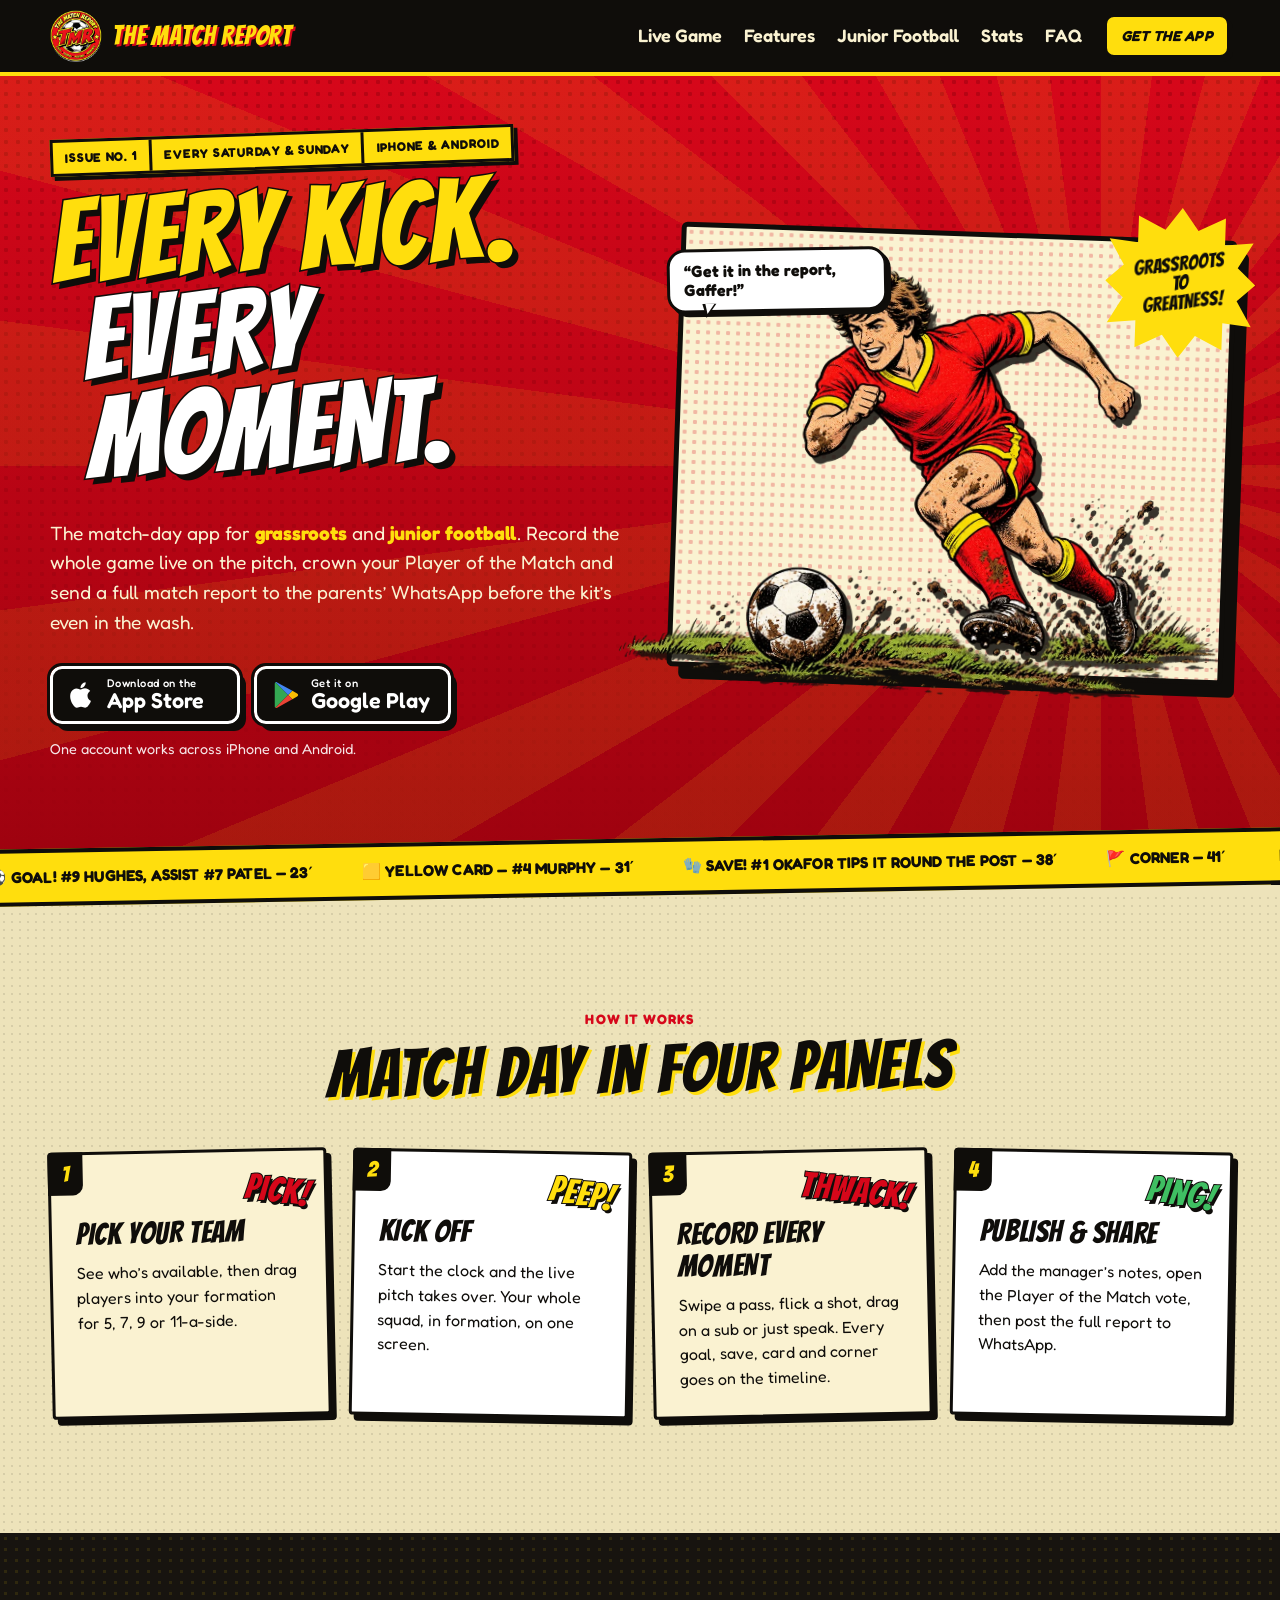
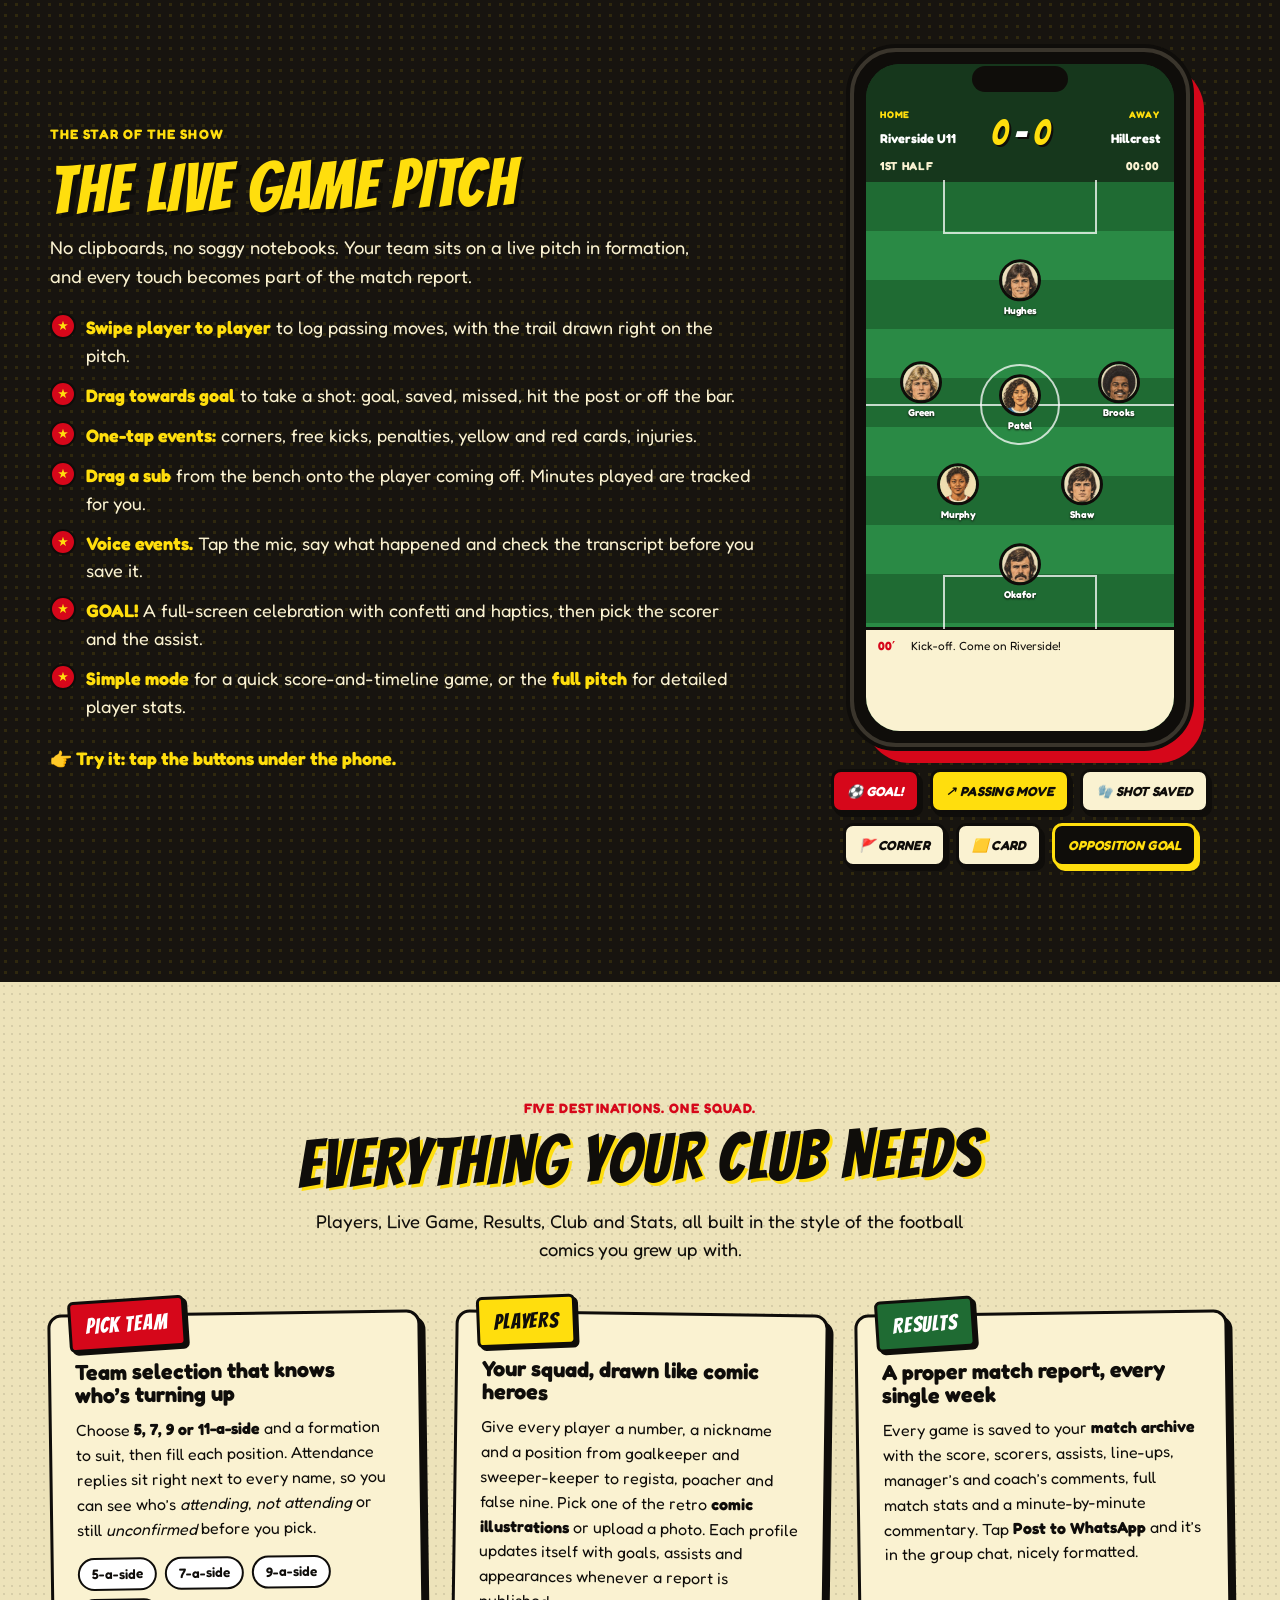
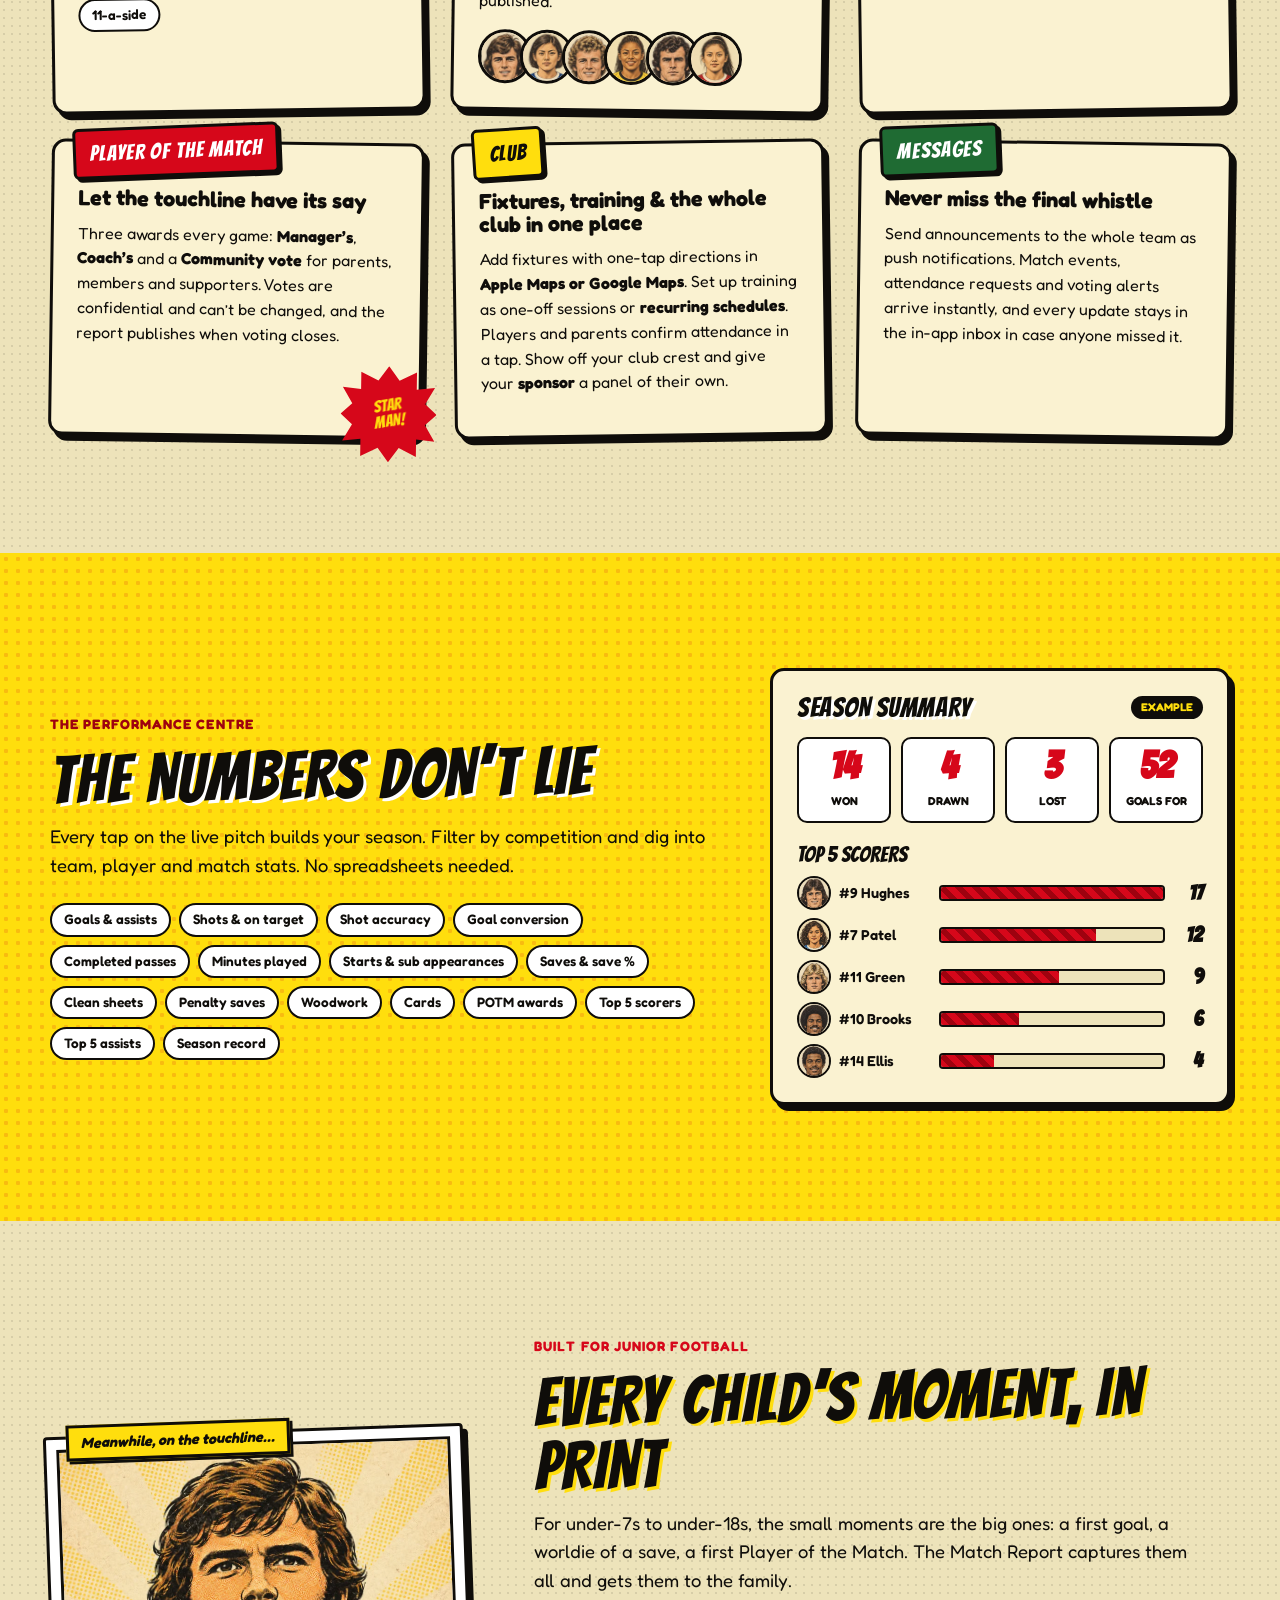
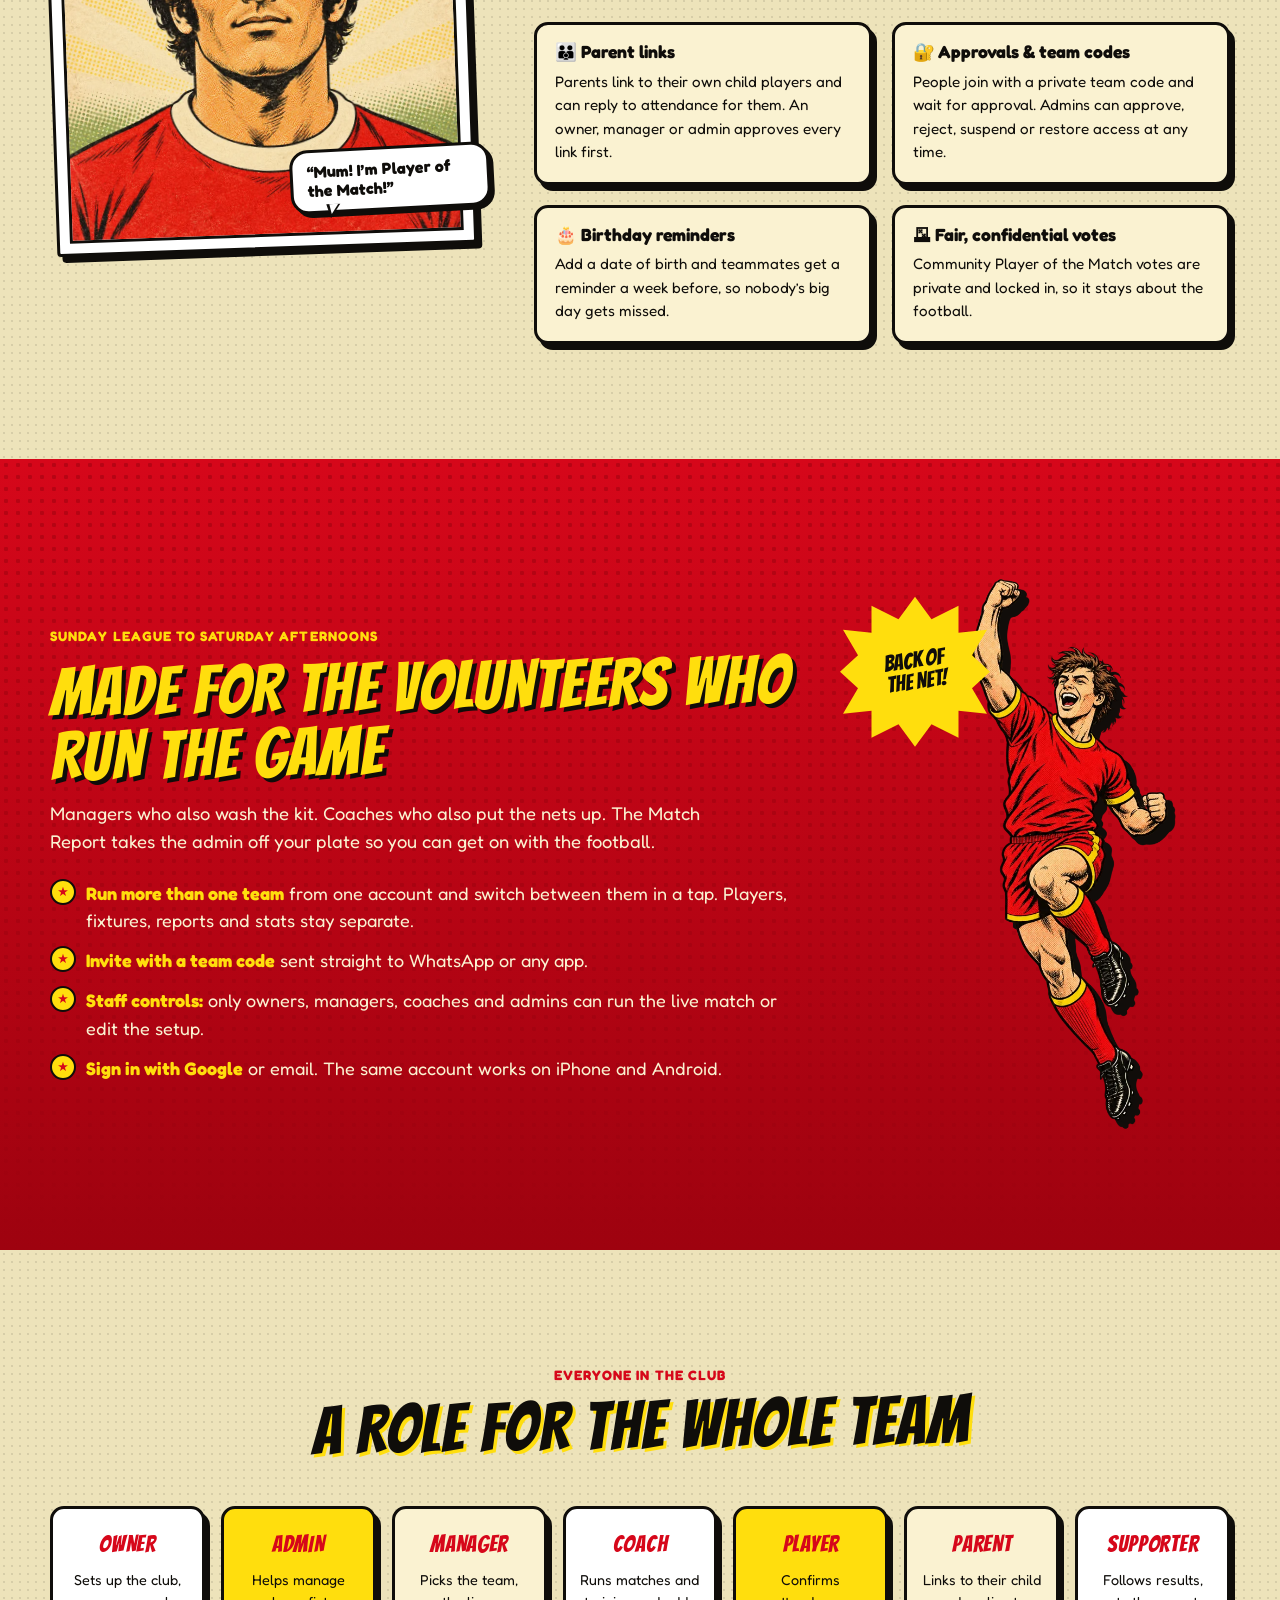
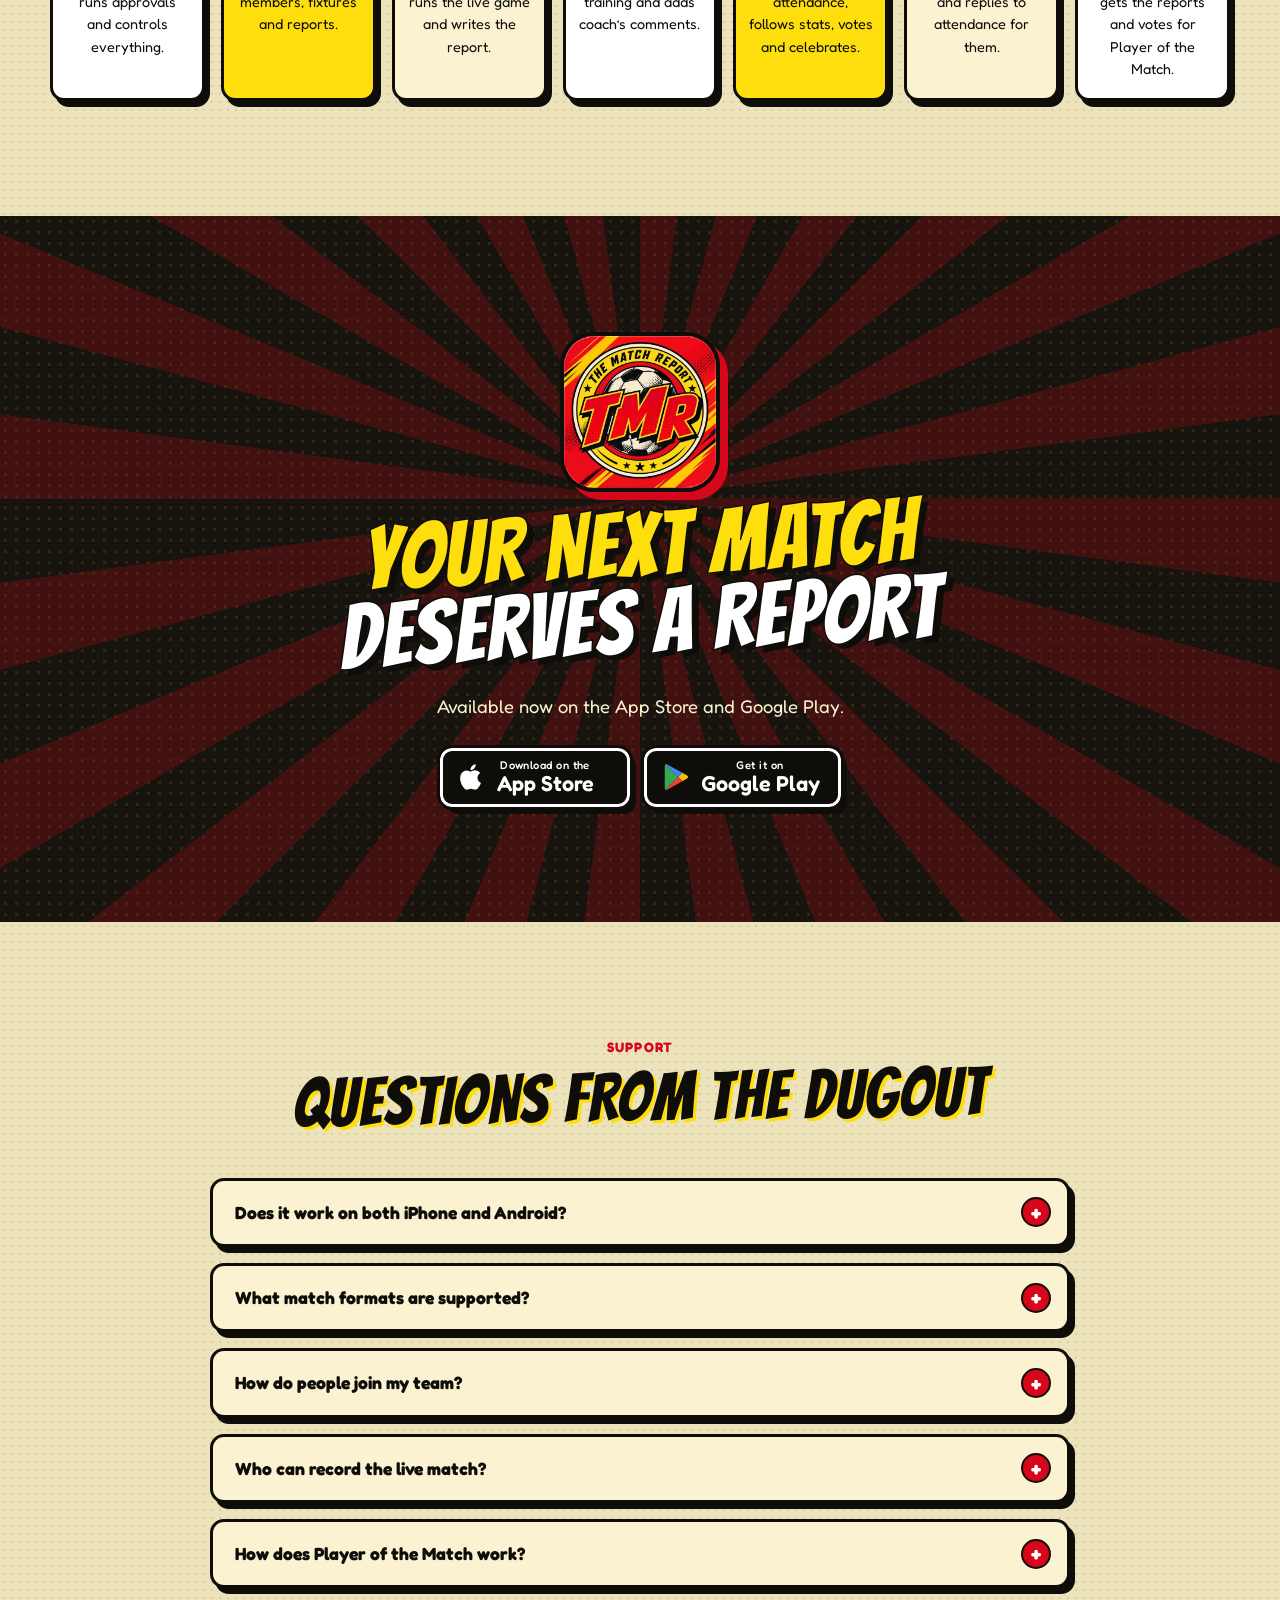
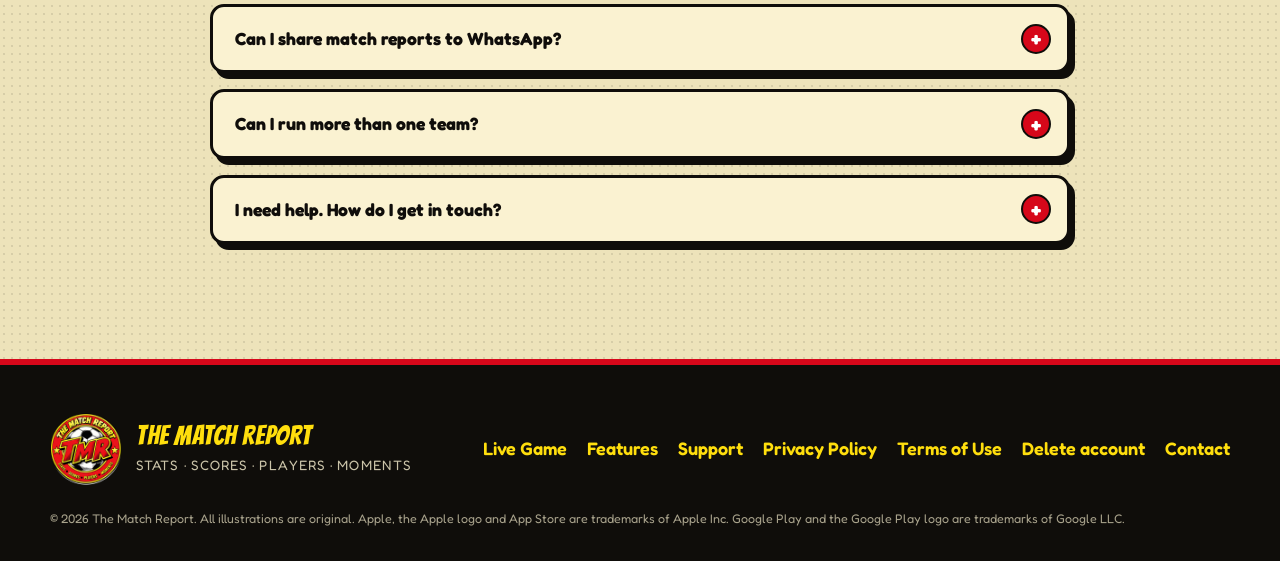
<file: index.html>
<!doctype html>
<html lang="en-GB">
<head>
  <meta charset="utf-8">
  <meta name="viewport" content="width=device-width, initial-scale=1">
  <title>The Match Report — Every Kick. Every Moment. | Grassroots &amp; Junior Football App</title>
  <meta name="description" content="The Match Report is the match-day app for grassroots and junior football. Pick your team, record every goal, pass and save live on the pitch, vote Player of the Match and share the report to WhatsApp. On iPhone and Android.">
  <meta name="theme-color" content="#D6071A">
  <link rel="icon" type="image/png" href="assets/img/favicon.png">
  <link rel="apple-touch-icon" href="assets/img/apple-touch-icon.png">

  <!-- Social sharing (replace https://www.thematchreport.app with your real domain) -->
  <meta property="og:type" content="website">
  <meta property="og:title" content="The Match Report — Every Kick. Every Moment.">
  <meta property="og:description" content="The match-day app for grassroots and junior football. Live match tracking, stats, Player of the Match votes and WhatsApp-ready reports.">
  <meta property="og:image" content="https://www.thematchreport.app/assets/img/og-image.jpg">
  <meta property="og:url" content="https://www.thematchreport.app/">
  <meta name="twitter:card" content="summary_large_image">
  <link rel="preload" href="assets/fonts/bangers-latin-400-normal.woff2" as="font" type="font/woff2" crossorigin>
  <link rel="stylesheet" href="css/styles.css">
</head>
<body>

<a class="skip" href="#main">Skip to content</a>

<!-- ============ HEADER ============ -->
<header class="site-header" id="top">
  <div class="wrap header-inner">
    <a href="#top" class="brand" aria-label="The Match Report home">
      <img src="assets/img/logo.webp" alt="" width="52" height="52">
      <span class="brand-word">The Match Report</span>
    </a>
    <button class="nav-toggle" aria-expanded="false" aria-controls="site-nav" aria-label="Open menu">
      <span></span><span></span><span></span>
    </button>
    <nav id="site-nav" class="site-nav" aria-label="Main">
      <a href="#live">Live Game</a>
      <a href="#features">Features</a>
      <a href="#juniors">Junior Football</a>
      <a href="#stats">Stats</a>
      <a href="#faq">FAQ</a>
      <a href="#download" class="btn btn-yellow btn-sm">Get the App</a>
    </nav>
  </div>
</header>

<main id="main">

<!-- ============ HERO / COMIC COVER ============ -->
<section class="hero halftone-red" aria-labelledby="hero-title">
  <div class="sunburst" aria-hidden="true"></div>
  <div class="wrap hero-grid">
    <div class="hero-copy">
      <div class="masthead-strip">
        <span>Issue No. 1</span><span>Every Saturday &amp; Sunday</span><span>iPhone &amp; Android</span>
      </div>
      <h1 id="hero-title" class="cover-title">
        <span class="line l1">Every Kick.</span>
        <span class="line l2">Every Moment.</span>
      </h1>
      <p class="hero-sub">The match-day app for <strong>grassroots</strong> and <strong>junior football</strong>. Record the whole game live on the pitch, crown your Player of the Match and send a full match report to the parents’ WhatsApp before the kit’s even in the wash.</p>
      <div class="store-row">
        <a class="store-badge" href="#APP-STORE-LINK" data-store="ios" aria-label="Download on the App Store">
          <svg viewBox="0 0 24 24" aria-hidden="true"><path fill="currentColor" d="M16.4 12.6c0-2.6 2.1-3.8 2.2-3.9-1.2-1.8-3.1-2-3.7-2-1.6-.2-3.1.9-3.9.9-.8 0-2-.9-3.4-.9-1.7 0-3.3 1-4.2 2.6-1.8 3.1-.5 7.7 1.3 10.2.9 1.2 1.9 2.6 3.2 2.6 1.3-.1 1.8-.8 3.3-.8 1.6 0 2 .8 3.4.8 1.4 0 2.3-1.3 3.1-2.5 1-1.4 1.4-2.8 1.4-2.9 0 0-2.7-1-2.7-4.1zM13.9 4.9c.7-.9 1.2-2 1-3.2-1 0-2.3.7-3 1.6-.7.8-1.2 2-1.1 3.1 1.2.1 2.3-.6 3.1-1.5z"/></svg>
          <span><small>Download on the</small>App Store</span>
        </a>
        <a class="store-badge" href="https://play.google.com/store/apps/details?id=com.thematchreport.app" data-store="android" aria-label="Get it on Google Play">
          <svg viewBox="0 0 24 24" aria-hidden="true"><path fill="#34A853" d="M3.6 1.8 13.7 12 3.6 22.2c-.4-.2-.6-.6-.6-1.1V2.9c0-.5.2-.9.6-1.1z"/><path fill="#FBBC04" d="m17.1 8.6-3.4 3.4 3.4 3.4 3.8-2.2c1.1-.6 1.1-1.8 0-2.4z"/><path fill="#EA4335" d="M13.7 12 3.6 22.2c.3.2.8.2 1.3-.1l12.2-6.7z"/><path fill="#4285F4" d="M13.7 12 17.1 8.6 4.9 1.9c-.5-.3-1-.3-1.3-.1z"/></svg>
          <span><small>Get it on</small>Google Play</span>
        </a>
      </div>
      <p class="hero-note">One account works across iPhone and Android.</p>
    </div>

    <div class="hero-art">
      <div class="cover-panel">
        <img src="assets/img/hero-player.webp" alt="Illustrated grassroots footballer in a red and yellow kit sprinting with the ball through the mud" width="1200" height="800" class="hero-player">
        <div class="burst burst-yellow hero-burst" aria-hidden="true"><span>Grassroots<br>to<br>greatness!</span></div>
        <div class="speech hero-speech" aria-hidden="true">“Get it in the report, Gaffer!”</div>
      </div>
    </div>
  </div>
</section>

<!-- ============ TICKER ============ -->
<div class="ticker" aria-hidden="true">
  <div class="ticker-track">
    <span>⚽ GOAL! #9 Hughes, assist #7 Patel — 23′</span>
    <span>🟨 Yellow card — #4 Murphy — 31′</span>
    <span>🧤 SAVE! #1 Okafor tips it round the post — 38′</span>
    <span>🚩 Corner — 41′</span>
    <span>⏸ HALF-TIME — Riverside Rovers U11 1–0 Hillcrest Juniors</span>
    <span>🔁 Substitution — #14 Ellis on for #10 Brooks — 52′</span>
    <span>💥 Off the bar! #11 Green — 57′</span>
    <span>⚽ GOAL! #14 Ellis — 64′</span>
    <span>🏁 FULL-TIME — 2–0. Report sent to WhatsApp ✔</span>
    <!-- duplicated for seamless loop -->
    <span>⚽ GOAL! #9 Hughes, assist #7 Patel — 23′</span>
    <span>🟨 Yellow card — #4 Murphy — 31′</span>
    <span>🧤 SAVE! #1 Okafor tips it round the post — 38′</span>
    <span>🚩 Corner — 41′</span>
    <span>⏸ HALF-TIME — Riverside Rovers U11 1–0 Hillcrest Juniors</span>
    <span>🔁 Substitution — #14 Ellis on for #10 Brooks — 52′</span>
    <span>💥 Off the bar! #11 Green — 57′</span>
    <span>⚽ GOAL! #14 Ellis — 64′</span>
    <span>🏁 FULL-TIME — 2–0. Report sent to WhatsApp ✔</span>
  </div>
</div>

<!-- ============ MATCH DAY IN 4 PANELS ============ -->
<section class="section newsprint" aria-labelledby="strip-title">
  <div class="wrap">
    <header class="section-head">
      <p class="eyebrow">How it works</p>
      <h2 id="strip-title" class="comic-title">Match day in four panels</h2>
    </header>
    <ol class="strip">
      <li class="panel reveal">
        <span class="panel-no">1</span>
        <div class="panel-sfx sfx-red">Pick!</div>
        <h3>Pick your team</h3>
        <p>See who’s available, then drag players into your formation for 5, 7, 9 or 11-a-side.</p>
      </li>
      <li class="panel reveal">
        <span class="panel-no">2</span>
        <div class="panel-sfx sfx-yellow">Peep!</div>
        <h3>Kick off</h3>
        <p>Start the clock and the live pitch takes over. Your whole squad, in formation, on one screen.</p>
      </li>
      <li class="panel reveal">
        <span class="panel-no">3</span>
        <div class="panel-sfx sfx-red">Thwack!</div>
        <h3>Record every moment</h3>
        <p>Swipe a pass, flick a shot, drag on a sub or just speak. Every goal, save, card and corner goes on the timeline.</p>
      </li>
      <li class="panel reveal">
        <span class="panel-no">4</span>
        <div class="panel-sfx sfx-green">Ping!</div>
        <h3>Publish &amp; share</h3>
        <p>Add the manager’s notes, open the Player of the Match vote, then post the full report to WhatsApp.</p>
      </li>
    </ol>
  </div>
</section>

<!-- ============ LIVE GAME (INTERACTIVE) ============ -->
<section id="live" class="section live halftone-ink" aria-labelledby="live-title">
  <div class="wrap live-grid">
    <div class="live-copy">
      <p class="eyebrow eyebrow-yellow">The star of the show</p>
      <h2 id="live-title" class="comic-title on-dark">The Live Game pitch</h2>
      <p class="lead on-dark">No clipboards, no soggy notebooks. Your team sits on a live pitch in formation, and every touch becomes part of the match report.</p>
      <ul class="tick-list on-dark">
        <li><strong>Swipe player to player</strong> to log passing moves, with the trail drawn right on the pitch.</li>
        <li><strong>Drag towards goal</strong> to take a shot: goal, saved, missed, hit the post or off the bar.</li>
        <li><strong>One-tap events:</strong> corners, free kicks, penalties, yellow and red cards, injuries.</li>
        <li><strong>Drag a sub</strong> from the bench onto the player coming off. Minutes played are tracked for you.</li>
        <li><strong>Voice events.</strong> Tap the mic, say what happened and check the transcript before you save it.</li>
        <li><strong>GOAL!</strong> A full-screen celebration with confetti and haptics, then pick the scorer and the assist.</li>
        <li><strong>Simple mode</strong> for a quick score-and-timeline game, or the <strong>full pitch</strong> for detailed player stats.</li>
      </ul>
      <p class="try-hint">👉 Try it: tap the buttons under the phone.</p>
    </div>

    <div class="live-demo">
      <div class="phone" role="group" aria-label="Interactive demo of the Live Game screen">
        <div class="phone-notch" aria-hidden="true"></div>
        <div class="phone-screen">
          <div class="scorebar">
            <div class="team"><small>HOME</small><b>Riverside U11</b></div>
            <div class="score"><span id="demo-home">0</span><i>–</i><span id="demo-away">0</span></div>
            <div class="team right"><small>AWAY</small><b>Hillcrest</b></div>
          </div>
          <div class="clockbar"><span id="demo-phase">1ST HALF</span><span id="demo-clock">00:00</span></div>
          <div class="pitch" id="demo-pitch">
            <div class="pitch-lines" aria-hidden="true"><i class="halfway"></i><i class="circle"></i><i class="box top"></i><i class="box bottom"></i></div>
            <!-- 7-a-side, 2-3-1 -->
            <button class="pp" style="--x:50%;--y:88%" data-name="Okafor" data-no="1"><img src="assets/img/faces/face04.webp" alt=""><span>Okafor</span></button>
            <button class="pp" style="--x:30%;--y:70%" data-name="Murphy" data-no="4"><img src="assets/img/faces/female-face02.webp" alt=""><span>Murphy</span></button>
            <button class="pp" style="--x:70%;--y:70%" data-name="Shaw" data-no="5"><img src="assets/img/faces/face07.webp" alt=""><span>Shaw</span></button>
            <button class="pp" style="--x:18%;--y:47%" data-name="Green" data-no="11"><img src="assets/img/faces/face03.webp" alt=""><span>Green</span></button>
            <button class="pp" style="--x:50%;--y:50%" data-name="Patel" data-no="7"><img src="assets/img/faces/female-face05.webp" alt=""><span>Patel</span></button>
            <button class="pp" style="--x:82%;--y:47%" data-name="Brooks" data-no="10"><img src="assets/img/faces/face02.webp" alt=""><span>Brooks</span></button>
            <button class="pp" style="--x:50%;--y:24%" data-name="Hughes" data-no="9"><img src="assets/img/faces/face09.webp" alt=""><span>Hughes</span></button>
            <svg class="pass-trail" id="pass-trail" viewBox="0 0 100 100" preserveAspectRatio="none" aria-hidden="true"></svg>
          </div>
          <ol class="timeline" id="demo-timeline" aria-live="polite">
            <li><b>00′</b> Kick-off. Come on Riverside!</li>
          </ol>
          <div class="goal-overlay" id="goal-overlay" aria-hidden="true">
            <img src="assets/img/celebration.webp" alt="">
            <div class="burst burst-yellow goal-burst"><span>GOAL!</span></div>
            <canvas id="confetti"></canvas>
          </div>
        </div>
      </div>
      <div class="demo-controls">
        <button class="btn btn-red" data-demo="goal">⚽ Goal!</button>
        <button class="btn btn-yellow" data-demo="pass">↗ Passing move</button>
        <button class="btn btn-cream" data-demo="save">🧤 Shot saved</button>
        <button class="btn btn-cream" data-demo="corner">🚩 Corner</button>
        <button class="btn btn-cream" data-demo="yellow">🟨 Card</button>
        <button class="btn btn-ink" data-demo="away">Opposition goal</button>
      </div>
    </div>
  </div>
</section>

<!-- ============ FEATURES GRID ============ -->
<section id="features" class="section newsprint" aria-labelledby="features-title">
  <div class="wrap">
    <header class="section-head">
      <p class="eyebrow">Five destinations. One squad.</p>
      <h2 id="features-title" class="comic-title">Everything your club needs</h2>
      <p class="lead">Players, Live Game, Results, Club and Stats, all built in the style of the football comics you grew up with.</p>
    </header>

    <div class="feature-grid">
      <article class="feature panel reveal tilt-l">
        <div class="feature-tag tag-red">Pick Team</div>
        <h3>Team selection that knows who’s turning up</h3>
        <p>Choose <strong>5, 7, 9 or 11-a-side</strong> and a formation to suit, then fill each position. Attendance replies sit right next to every name, so you can see who’s <em>attending</em>, <em>not attending</em> or still <em>unconfirmed</em> before you pick.</p>
        <div class="format-chips" aria-label="Supported match formats">
          <span>5-a-side</span><span>7-a-side</span><span>9-a-side</span><span>11-a-side</span>
        </div>
      </article>

      <article class="feature panel reveal tilt-r">
        <div class="feature-tag tag-yellow">Players</div>
        <h3>Your squad, drawn like comic heroes</h3>
        <p>Give every player a number, a nickname and a position from goalkeeper and sweeper-keeper to regista, poacher and false nine. Pick one of the retro <strong>comic illustrations</strong> or upload a photo. Each profile updates itself with goals, assists and appearances whenever a report is published.</p>
        <div class="face-row" aria-hidden="true">
          <img src="assets/img/faces/face01.webp" alt=""><img src="assets/img/faces/female-face01.webp" alt=""><img src="assets/img/faces/face05.webp" alt=""><img src="assets/img/faces/female-face07.webp" alt=""><img src="assets/img/faces/face10.webp" alt=""><img src="assets/img/faces/female-face09.webp" alt="">
        </div>
      </article>

      <article class="feature panel reveal tilt-l">
        <div class="feature-tag tag-green">Results</div>
        <h3>A proper match report, every single week</h3>
        <p>Every game is saved to your <strong>match archive</strong> with the score, scorers, assists, line-ups, manager’s and coach’s comments, full match stats and a minute-by-minute commentary. Tap <strong>Post to WhatsApp</strong> and it’s in the group chat, nicely formatted.</p>
      </article>

      <article class="feature panel reveal tilt-r">
        <div class="feature-tag tag-red">Player of the Match</div>
        <h3>Let the touchline have its say</h3>
        <p>Three awards every game: <strong>Manager’s</strong>, <strong>Coach’s</strong> and a <strong>Community vote</strong> for parents, members and supporters. Votes are confidential and can’t be changed, and the report publishes when voting closes.</p>
        <div class="burst burst-red mini-burst" aria-hidden="true"><span>Star<br>Man!</span></div>
      </article>

      <article class="feature panel reveal tilt-l">
        <div class="feature-tag tag-yellow">Club</div>
        <h3>Fixtures, training &amp; the whole club in one place</h3>
        <p>Add fixtures with one-tap directions in <strong>Apple Maps or Google Maps</strong>. Set up training as one-off sessions or <strong>recurring schedules</strong>. Players and parents confirm attendance in a tap. Show off your club crest and give your <strong>sponsor</strong> a panel of their own.</p>
      </article>

      <article class="feature panel reveal tilt-r">
        <div class="feature-tag tag-green">Messages</div>
        <h3>Never miss the final whistle</h3>
        <p>Send announcements to the whole team as push notifications. Match events, attendance requests and voting alerts arrive instantly, and every update stays in the in-app inbox in case anyone missed it.</p>
      </article>
    </div>
  </div>
</section>

<!-- ============ STATS ============ -->
<section id="stats" class="section stats halftone-yellow" aria-labelledby="stats-title">
  <div class="wrap stats-grid">
    <div>
      <p class="eyebrow">The Performance Centre</p>
      <h2 id="stats-title" class="comic-title">The numbers don’t lie</h2>
      <p class="lead">Every tap on the live pitch builds your season. Filter by competition and dig into team, player and match stats. No spreadsheets needed.</p>
      <div class="stat-cats">
        <span>Goals &amp; assists</span><span>Shots &amp; on target</span><span>Shot accuracy</span><span>Goal conversion</span><span>Completed passes</span><span>Minutes played</span><span>Starts &amp; sub appearances</span><span>Saves &amp; save %</span><span>Clean sheets</span><span>Penalty saves</span><span>Woodwork</span><span>Cards</span><span>POTM awards</span><span>Top 5 scorers</span><span>Top 5 assists</span><span>Season record</span>
      </div>
    </div>

    <div class="panel stat-card reveal" aria-label="Example season summary">
      <div class="stat-card-head">
        <span class="comic-title sm">Season Summary</span>
        <span class="pill">Example</span>
      </div>
      <div class="record">
        <div><b class="count" data-to="14">0</b><small>Won</small></div>
        <div><b class="count" data-to="4">0</b><small>Drawn</small></div>
        <div><b class="count" data-to="3">0</b><small>Lost</small></div>
        <div><b class="count" data-to="52">0</b><small>Goals for</small></div>
      </div>
      <h4>Top 5 Scorers</h4>
      <ul class="bars">
        <li><img src="assets/img/faces/face09.webp" alt=""><span>#9 Hughes</span><i style="--w:100%"></i><b>17</b></li>
        <li><img src="assets/img/faces/female-face05.webp" alt=""><span>#7 Patel</span><i style="--w:70%"></i><b>12</b></li>
        <li><img src="assets/img/faces/face03.webp" alt=""><span>#11 Green</span><i style="--w:53%"></i><b>9</b></li>
        <li><img src="assets/img/faces/face02.webp" alt=""><span>#10 Brooks</span><i style="--w:35%"></i><b>6</b></li>
        <li><img src="assets/img/faces/face08.webp" alt=""><span>#14 Ellis</span><i style="--w:24%"></i><b>4</b></li>
      </ul>
    </div>
  </div>
</section>

<!-- ============ JUNIOR FOOTBALL ============ -->
<section id="juniors" class="section newsprint" aria-labelledby="juniors-title">
  <div class="wrap juniors-grid">
    <div class="juniors-art reveal">
      <div class="panel portrait-panel">
        <img src="assets/img/retro-portrait.webp" alt="Retro comic-style portrait of a footballer in a red shirt" width="800" height="800">
        <div class="caption-box">Meanwhile, on the touchline…</div>
      </div>
      <div class="speech juniors-speech">“Mum! I’m Player of the Match!”</div>
    </div>
    <div>
      <p class="eyebrow">Built for junior football</p>
      <h2 id="juniors-title" class="comic-title">Every child’s moment, in print</h2>
      <p class="lead">For under-7s to under-18s, the small moments are the big ones: a first goal, a worldie of a save, a first Player of the Match. The Match Report captures them all and gets them to the family.</p>
      <div class="cards-2">
        <div class="mini panel">
          <h3>👪 Parent links</h3>
          <p>Parents link to their own child players and can reply to attendance for them. An owner, manager or admin approves every link first.</p>
        </div>
        <div class="mini panel">
          <h3>🔐 Approvals &amp; team codes</h3>
          <p>People join with a private team code and wait for approval. Admins can approve, reject, suspend or restore access at any time.</p>
        </div>
        <div class="mini panel">
          <h3>🎂 Birthday reminders</h3>
          <p>Add a date of birth and teammates get a reminder a week before, so nobody’s big day gets missed.</p>
        </div>
        <div class="mini panel">
          <h3>🗳 Fair, confidential votes</h3>
          <p>Community Player of the Match votes are private and locked in, so it stays about the football.</p>
        </div>
      </div>
    </div>
  </div>
</section>

<!-- ============ GRASSROOTS / ADULT AMATEUR ============ -->
<section class="section grassroots halftone-red" aria-labelledby="grass-title">
  <div class="wrap grass-grid">
    <div>
      <p class="eyebrow eyebrow-yellow">Sunday league to Saturday afternoons</p>
      <h2 id="grass-title" class="comic-title on-dark">Made for the volunteers who run the game</h2>
      <p class="lead on-dark">Managers who also wash the kit. Coaches who also put the nets up. The Match Report takes the admin off your plate so you can get on with the football.</p>
      <ul class="tick-list on-dark">
        <li><strong>Run more than one team</strong> from one account and switch between them in a tap. Players, fixtures, reports and stats stay separate.</li>
        <li><strong>Invite with a team code</strong> sent straight to WhatsApp or any app.</li>
        <li><strong>Staff controls:</strong> only owners, managers, coaches and admins can run the live match or edit the setup.</li>
        <li><strong>Sign in with Google</strong> or email. The same account works on iPhone and Android.</li>
      </ul>
    </div>
    <div class="celebrate-art reveal">
      <img src="assets/img/celebration.webp" alt="Illustrated footballer leaping in celebration with a fist in the air" width="700" height="1050">
      <div class="burst burst-yellow celebrate-burst" aria-hidden="true"><span>Back of<br>the net!</span></div>
    </div>
  </div>
</section>

<!-- ============ ROLES ============ -->
<section class="section newsprint" aria-labelledby="roles-title">
  <div class="wrap">
    <header class="section-head">
      <p class="eyebrow">Everyone in the club</p>
      <h2 id="roles-title" class="comic-title">A role for the whole team</h2>
    </header>
    <div class="roles">
      <div class="role panel reveal"><b>Owner</b><p>Sets up the club, runs approvals and controls everything.</p></div>
      <div class="role panel reveal"><b>Admin</b><p>Helps manage members, fixtures and reports.</p></div>
      <div class="role panel reveal"><b>Manager</b><p>Picks the team, runs the live game and writes the report.</p></div>
      <div class="role panel reveal"><b>Coach</b><p>Runs matches and training and adds coach’s comments.</p></div>
      <div class="role panel reveal"><b>Player</b><p>Confirms attendance, follows stats, votes and celebrates.</p></div>
      <div class="role panel reveal"><b>Parent</b><p>Links to their child and replies to attendance for them.</p></div>
      <div class="role panel reveal"><b>Supporter</b><p>Follows results, gets the reports and votes for Player of the Match.</p></div>
    </div>
  </div>
</section>

<!-- ============ DOWNLOAD ============ -->
<section id="download" class="section download halftone-ink" aria-labelledby="dl-title">
  <div class="sunburst sunburst-dark" aria-hidden="true"></div>
  <div class="wrap download-inner">
    <img src="assets/img/app-icon.webp" alt="The Match Report app icon" width="160" height="160" class="dl-icon">
    <h2 id="dl-title" class="cover-title dl-title"><span class="line l1">Your next match</span><span class="line l2">deserves a report</span></h2>
    <p class="lead on-dark">Available now on the App Store and Google Play.</p>
    <div class="store-row center">
      <a class="store-badge" href="#APP-STORE-LINK" data-store="ios" aria-label="Download on the App Store">
        <svg viewBox="0 0 24 24" aria-hidden="true"><path fill="currentColor" d="M16.4 12.6c0-2.6 2.1-3.8 2.2-3.9-1.2-1.8-3.1-2-3.7-2-1.6-.2-3.1.9-3.9.9-.8 0-2-.9-3.4-.9-1.7 0-3.3 1-4.2 2.6-1.8 3.1-.5 7.7 1.3 10.2.9 1.2 1.9 2.6 3.2 2.6 1.3-.1 1.8-.8 3.3-.8 1.6 0 2 .8 3.4.8 1.4 0 2.3-1.3 3.1-2.5 1-1.4 1.4-2.8 1.4-2.9 0 0-2.7-1-2.7-4.1zM13.9 4.9c.7-.9 1.2-2 1-3.2-1 0-2.3.7-3 1.6-.7.8-1.2 2-1.1 3.1 1.2.1 2.3-.6 3.1-1.5z"/></svg>
        <span><small>Download on the</small>App Store</span>
      </a>
      <a class="store-badge" href="https://play.google.com/store/apps/details?id=com.thematchreport.app" data-store="android" aria-label="Get it on Google Play">
        <svg viewBox="0 0 24 24" aria-hidden="true"><path fill="#34A853" d="M3.6 1.8 13.7 12 3.6 22.2c-.4-.2-.6-.6-.6-1.1V2.9c0-.5.2-.9.6-1.1z"/><path fill="#FBBC04" d="m17.1 8.6-3.4 3.4 3.4 3.4 3.8-2.2c1.1-.6 1.1-1.8 0-2.4z"/><path fill="#EA4335" d="M13.7 12 3.6 22.2c.3.2.8.2 1.3-.1l12.2-6.7z"/><path fill="#4285F4" d="M13.7 12 17.1 8.6 4.9 1.9c-.5-.3-1-.3-1.3-.1z"/></svg>
        <span><small>Get it on</small>Google Play</span>
      </a>
    </div>
  </div>
</section>

<!-- ============ FAQ ============ -->
<section id="faq" class="section newsprint" aria-labelledby="faq-title">
  <div class="wrap narrow">
    <header class="section-head">
      <p class="eyebrow">Support</p>
      <h2 id="faq-title" class="comic-title">Questions from the dugout</h2>
    </header>
    <div class="faq">
      <details class="panel">
        <summary>Does it work on both iPhone and Android?</summary>
        <p>Yes. The Match Report is on the App Store and Google Play, and your account works on both as long as you sign in the same way (Google or email). A manager on iPhone and a parent on Android see the same club.</p>
      </details>
      <details class="panel">
        <summary>What match formats are supported?</summary>
        <p>5, 7, 9 and 11-a-side, each with its own set of formations, so it fits mini-soccer right up to adult 11-a-side.</p>
      </details>
      <details class="panel">
        <summary>How do people join my team?</summary>
        <p>Share your team code from the Club tab, straight to WhatsApp or any other app. New members choose their role and wait for an owner, manager or admin to approve them.</p>
      </details>
      <details class="panel">
        <summary>Who can record the live match?</summary>
        <p>Only owners, managers, coaches and admins can set up and run a live game. Everyone else can follow along, read the reports and vote.</p>
      </details>
      <details class="panel">
        <summary>How does Player of the Match work?</summary>
        <p>The manager and coach each pick a Player of the Match, and supporters, parents and members get a confidential community vote. Votes can’t be changed once cast.</p>
      </details>
      <details class="panel">
        <summary>Can I share match reports to WhatsApp?</summary>
        <p>Yes. Every published report has a “Post to WhatsApp” button that sends a formatted summary with the score, scorers, Player of the Match awards, stats and commentary.</p>
      </details>
      <details class="panel">
        <summary>Can I run more than one team?</summary>
        <p>Yes. Create or join extra teams and switch between them. Each team keeps its own players, fixtures, reports, stats and members.</p>
      </details>
      <details class="panel">
        <summary>I need help. How do I get in touch?</summary>
        <p>Email us at <a href="mailto:admin@thematchreportapp.com">admin@thematchreportapp.com</a> and we’ll get back to you as soon as we can.</p>
      </details>
    </div>
  </div>
</section>

</main>

<!-- ============ FOOTER ============ -->
<footer class="site-footer">
  <div class="wrap footer-inner">
    <div class="footer-brand">
      <img src="assets/img/logo.webp" alt="" width="72" height="72">
      <div>
        <b class="comic-title sm on-dark">The Match Report</b>
        <p>Stats · Scores · Players · Moments</p>
      </div>
    </div>
    <nav class="footer-links" aria-label="Footer">
      <a href="#live">Live Game</a>
      <a href="#features">Features</a>
      <a href="#faq">Support</a>
      <a href="privacy.html">Privacy Policy</a>
      <a href="terms.html">Terms of Use</a>
      <a href="delete-account.html">Delete account</a>
      <a href="mailto:admin@thematchreportapp.com">Contact</a>
    </nav>
    <p class="legal">© <span id="year">2026</span> The Match Report. All illustrations are original. Apple, the Apple logo and App Store are trademarks of Apple Inc. Google Play and the Google Play logo are trademarks of Google LLC.</p>
  </div>
</footer>

<script src="js/main.js" defer></script>
</body>
</html>
</file>
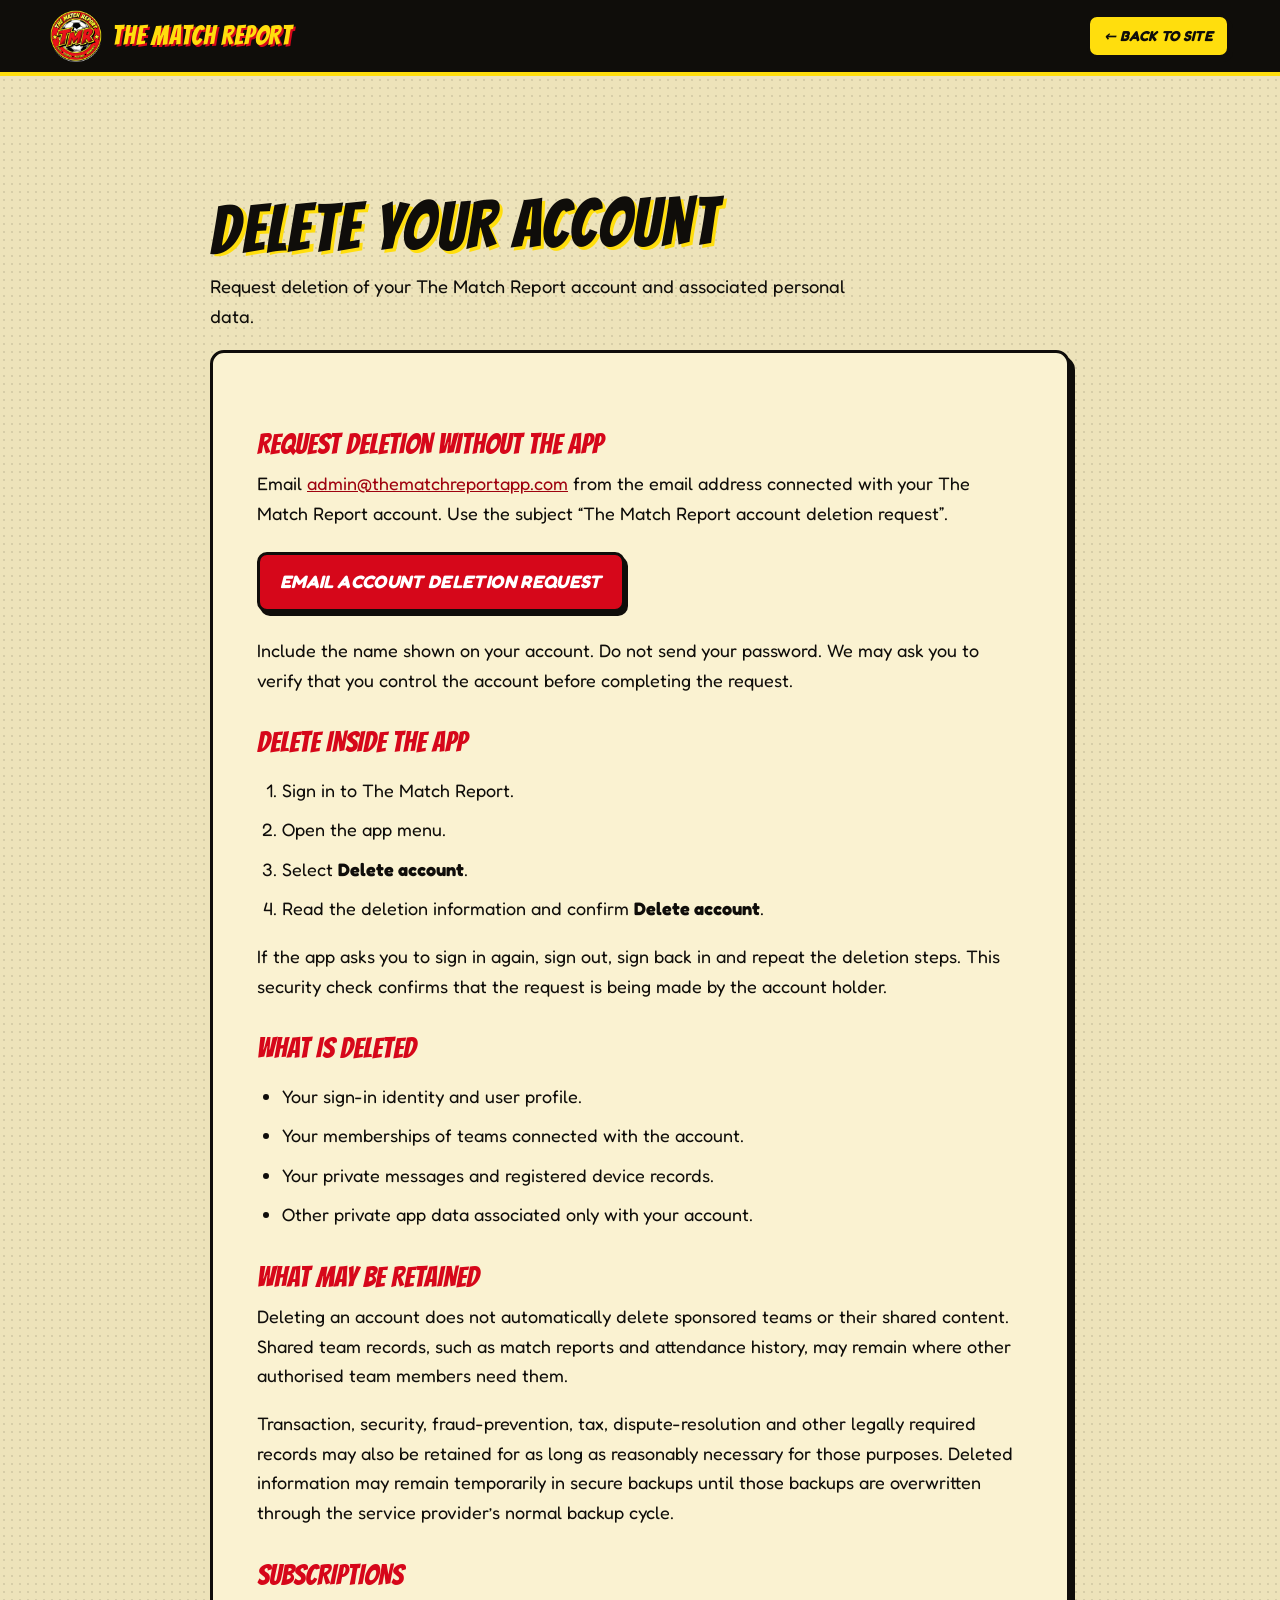
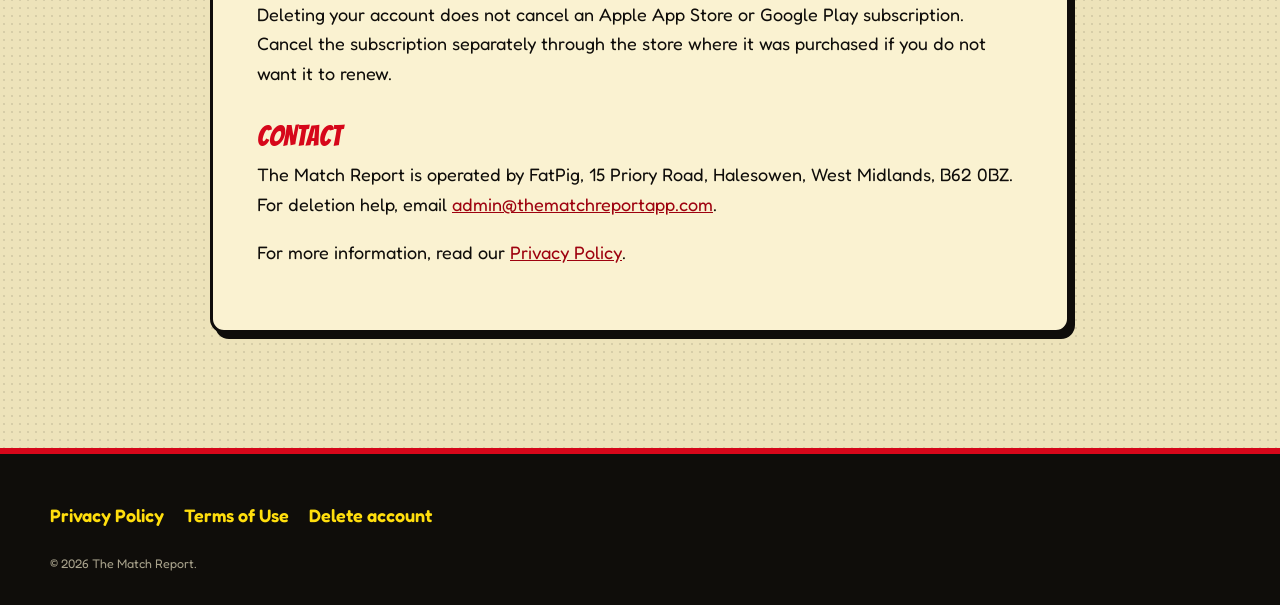
<file: delete-account.html>
<!doctype html>
<html lang="en-GB">
<head>
  <meta charset="utf-8"/>
  <meta content="width=device-width, initial-scale=1" name="viewport"/>
  <title>Delete Your Account | The Match Report</title>
  <meta content="Request deletion of your The Match Report account and associated personal data." name="description"/>
  <meta content="#D6071A" name="theme-color"/>
  <link href="assets/img/favicon.png" rel="icon" type="image/png"/>
  <link as="font" crossorigin href="assets/fonts/bangers-latin-400-normal.woff2" rel="preload" type="font/woff2"/>
  <link href="css/styles.css" rel="stylesheet"/>
  <style>
    .policy h2 { font-family: var(--display); font-weight: 400; text-transform: uppercase; font-size: 1.8rem; margin: 2rem 0 .6rem; color: var(--scarlet); }
    .policy h3 { margin: 1.4rem 0 .45rem; font-size: 1.15rem; font-weight: 800; }
    .policy p, .policy li { line-height: 1.65; }
    .policy ul, .policy ol { padding-left: 1.4em; }
    .policy li { margin-bottom: .55em; }
    .policy .panel { padding: clamp(20px, 4vw, 44px); }
    .deletion-action { margin: 1.5rem 0; }
  </style>
</head>
<body>
  <header class="site-header">
    <div class="wrap header-inner">
      <a aria-label="The Match Report home" class="brand" href="index.html">
        <img alt="" height="52" src="assets/img/logo.webp" width="52"/>
        <span class="brand-word">The Match Report</span>
      </a>
      <nav class="site-nav" style="display:flex"><a class="btn btn-yellow btn-sm" href="index.html">← Back to site</a></nav>
    </div>
  </header>

  <main class="section newsprint policy">
    <div class="wrap narrow">
      <h1 class="comic-title">Delete your account</h1>
      <p class="lead">Request deletion of your The Match Report account and associated personal data.</p>

      <div class="panel">
        <h2>Request deletion without the app</h2>
        <p>Email <a href="mailto:admin@thematchreportapp.com?subject=The%20Match%20Report%20account%20deletion%20request">admin@thematchreportapp.com</a> from the email address connected with your The Match Report account. Use the subject “The Match Report account deletion request”.</p>
        <p class="deletion-action"><a class="btn btn-red" href="mailto:admin@thematchreportapp.com?subject=The%20Match%20Report%20account%20deletion%20request">Email account deletion request</a></p>
        <p>Include the name shown on your account. Do not send your password. We may ask you to verify that you control the account before completing the request.</p>

        <h2>Delete inside the app</h2>
        <ol>
          <li>Sign in to The Match Report.</li>
          <li>Open the app menu.</li>
          <li>Select <strong>Delete account</strong>.</li>
          <li>Read the deletion information and confirm <strong>Delete account</strong>.</li>
        </ol>
        <p>If the app asks you to sign in again, sign out, sign back in and repeat the deletion steps. This security check confirms that the request is being made by the account holder.</p>

        <h2>What is deleted</h2>
        <ul>
          <li>Your sign-in identity and user profile.</li>
          <li>Your memberships of teams connected with the account.</li>
          <li>Your private messages and registered device records.</li>
          <li>Other private app data associated only with your account.</li>
        </ul>

        <h2>What may be retained</h2>
        <p>Deleting an account does not automatically delete sponsored teams or their shared content. Shared team records, such as match reports and attendance history, may remain where other authorised team members need them.</p>
        <p>Transaction, security, fraud-prevention, tax, dispute-resolution and other legally required records may also be retained for as long as reasonably necessary for those purposes. Deleted information may remain temporarily in secure backups until those backups are overwritten through the service provider’s normal backup cycle.</p>

        <h2>Subscriptions</h2>
        <p>Deleting your account does not cancel an Apple App Store or Google Play subscription. Cancel the subscription separately through the store where it was purchased if you do not want it to renew.</p>

        <h2>Contact</h2>
        <p>The Match Report is operated by FatPig, 15 Priory Road, Halesowen, West Midlands, B62 0BZ. For deletion help, email <a href="mailto:admin@thematchreportapp.com">admin@thematchreportapp.com</a>.</p>
        <p>For more information, read our <a href="privacy.html">Privacy Policy</a>.</p>
      </div>
    </div>
  </main>

  <footer class="site-footer">
    <div class="wrap footer-inner">
      <nav class="footer-links" aria-label="Legal links">
        <a href="privacy.html">Privacy Policy</a>
        <a href="terms.html">Terms of Use</a>
        <a href="delete-account.html">Delete account</a>
      </nav>
      <p class="legal">© 2026 The Match Report.</p>
    </div>
  </footer>
</body>
</html>
</file>
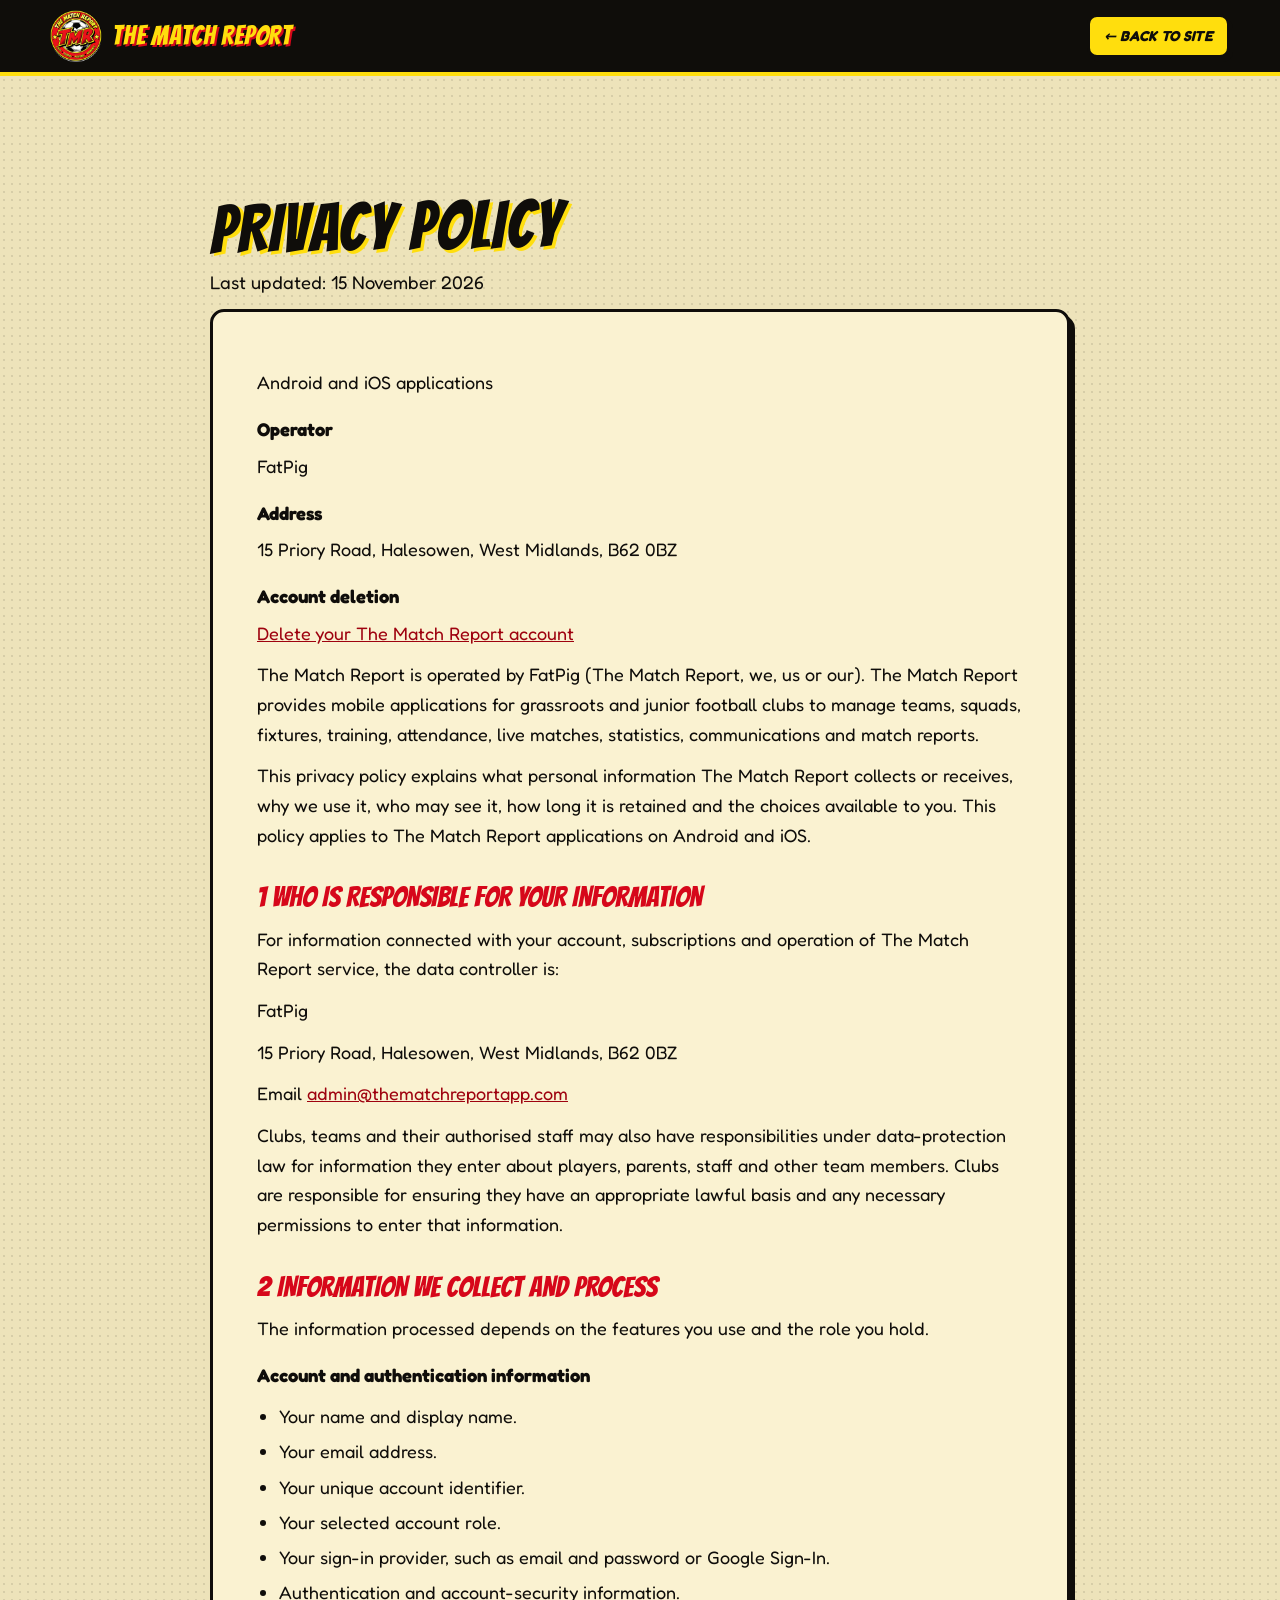
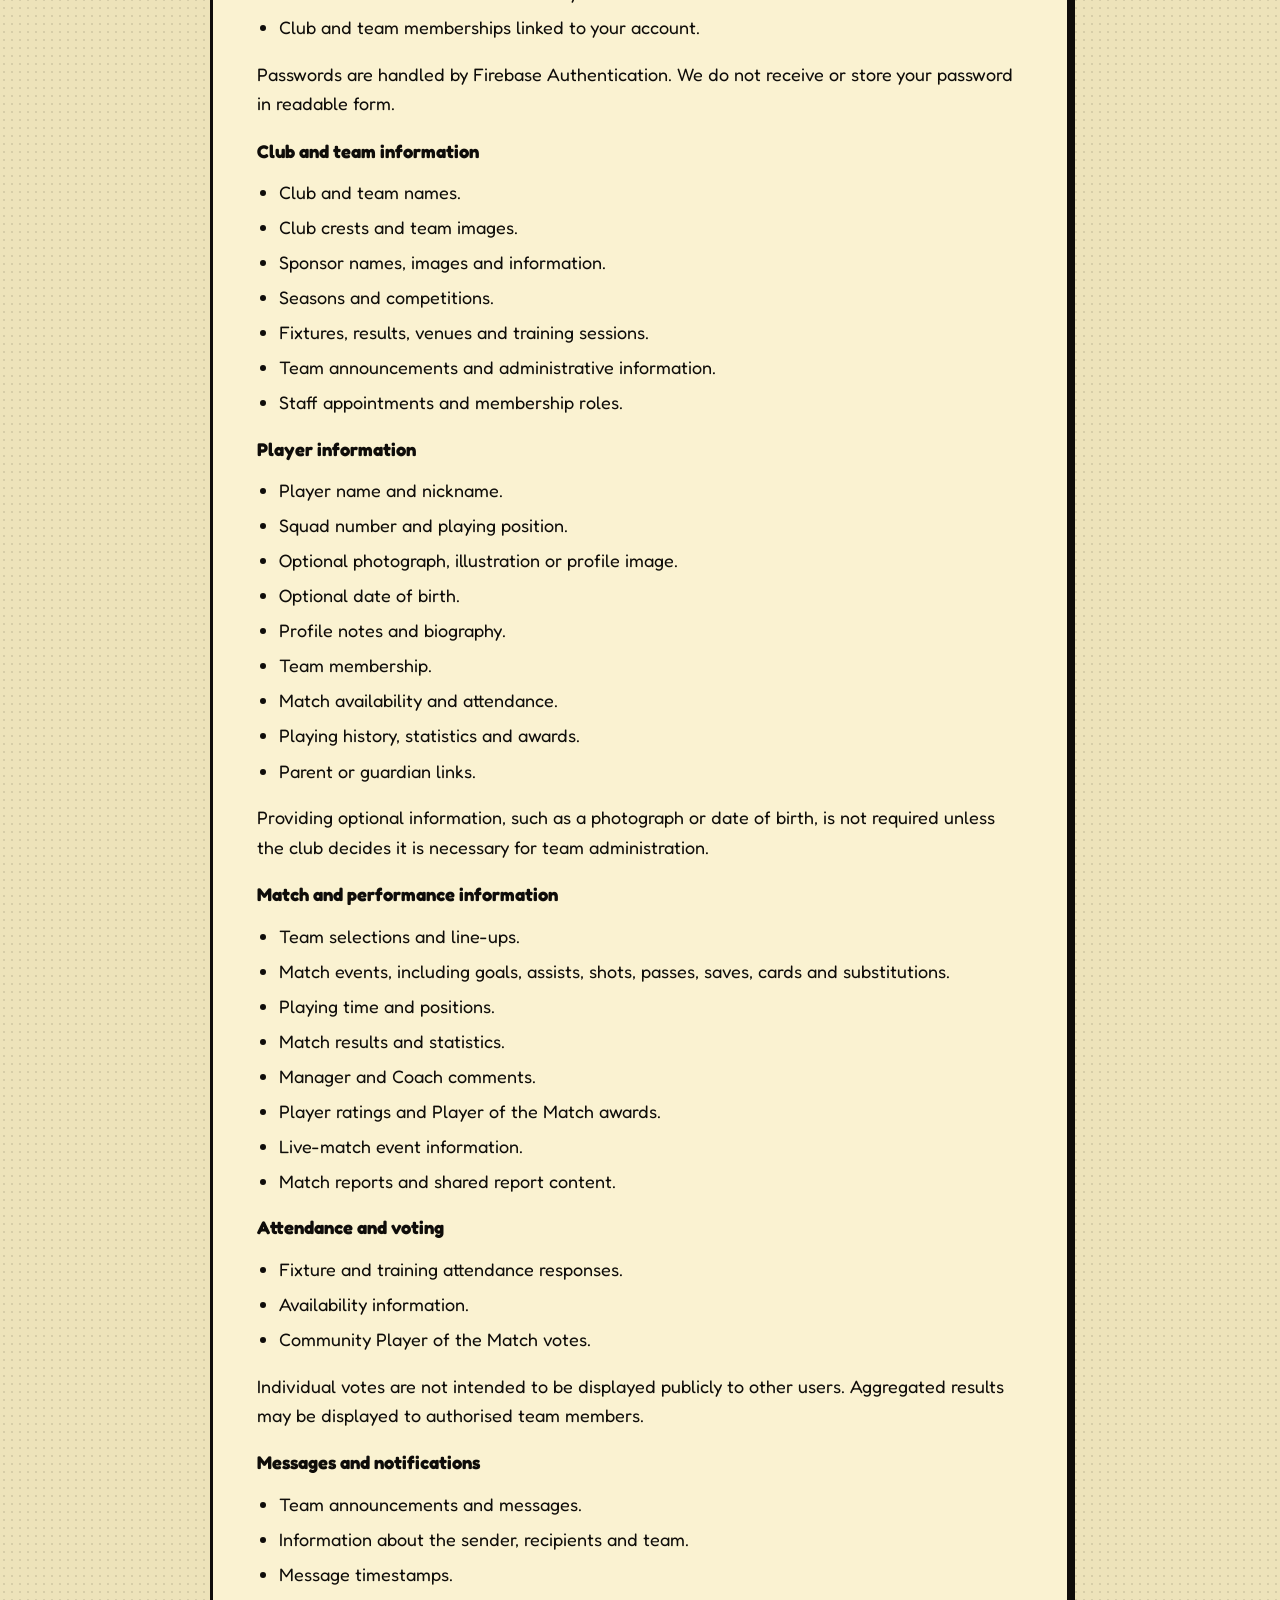
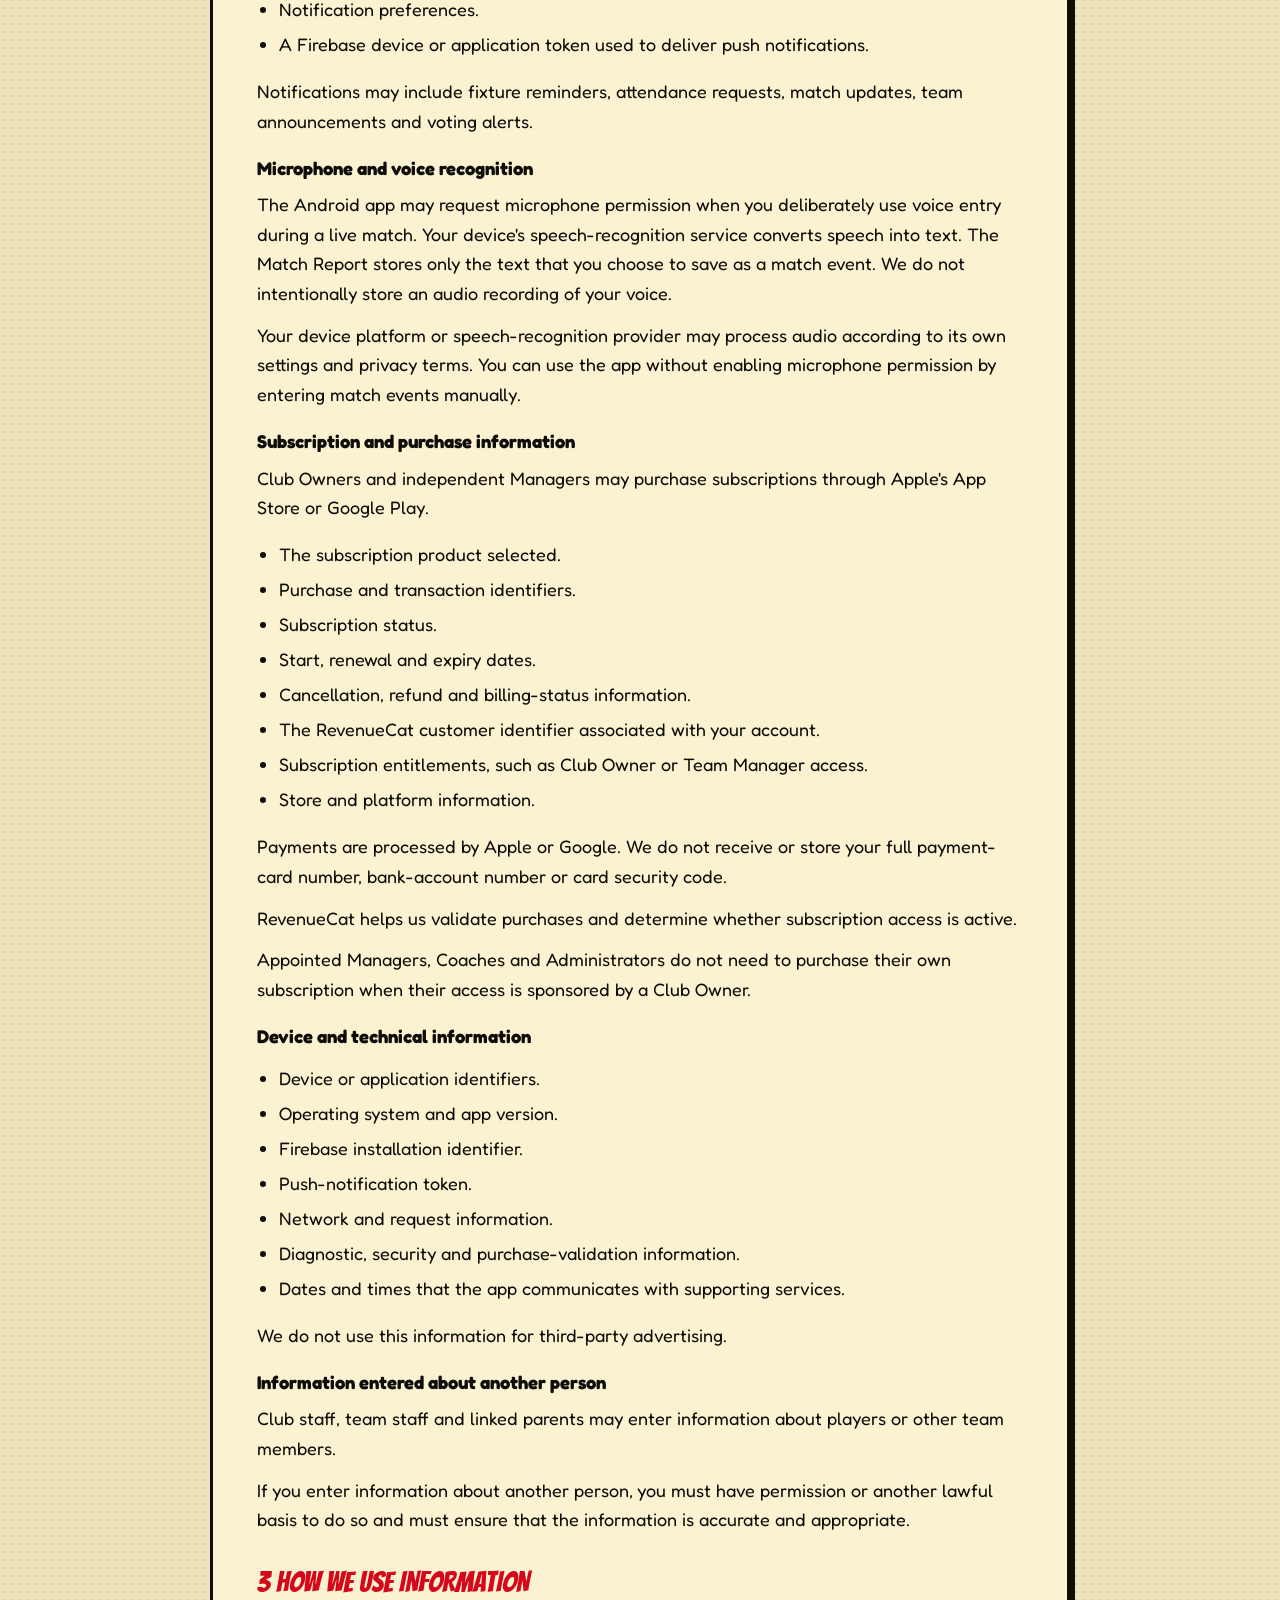
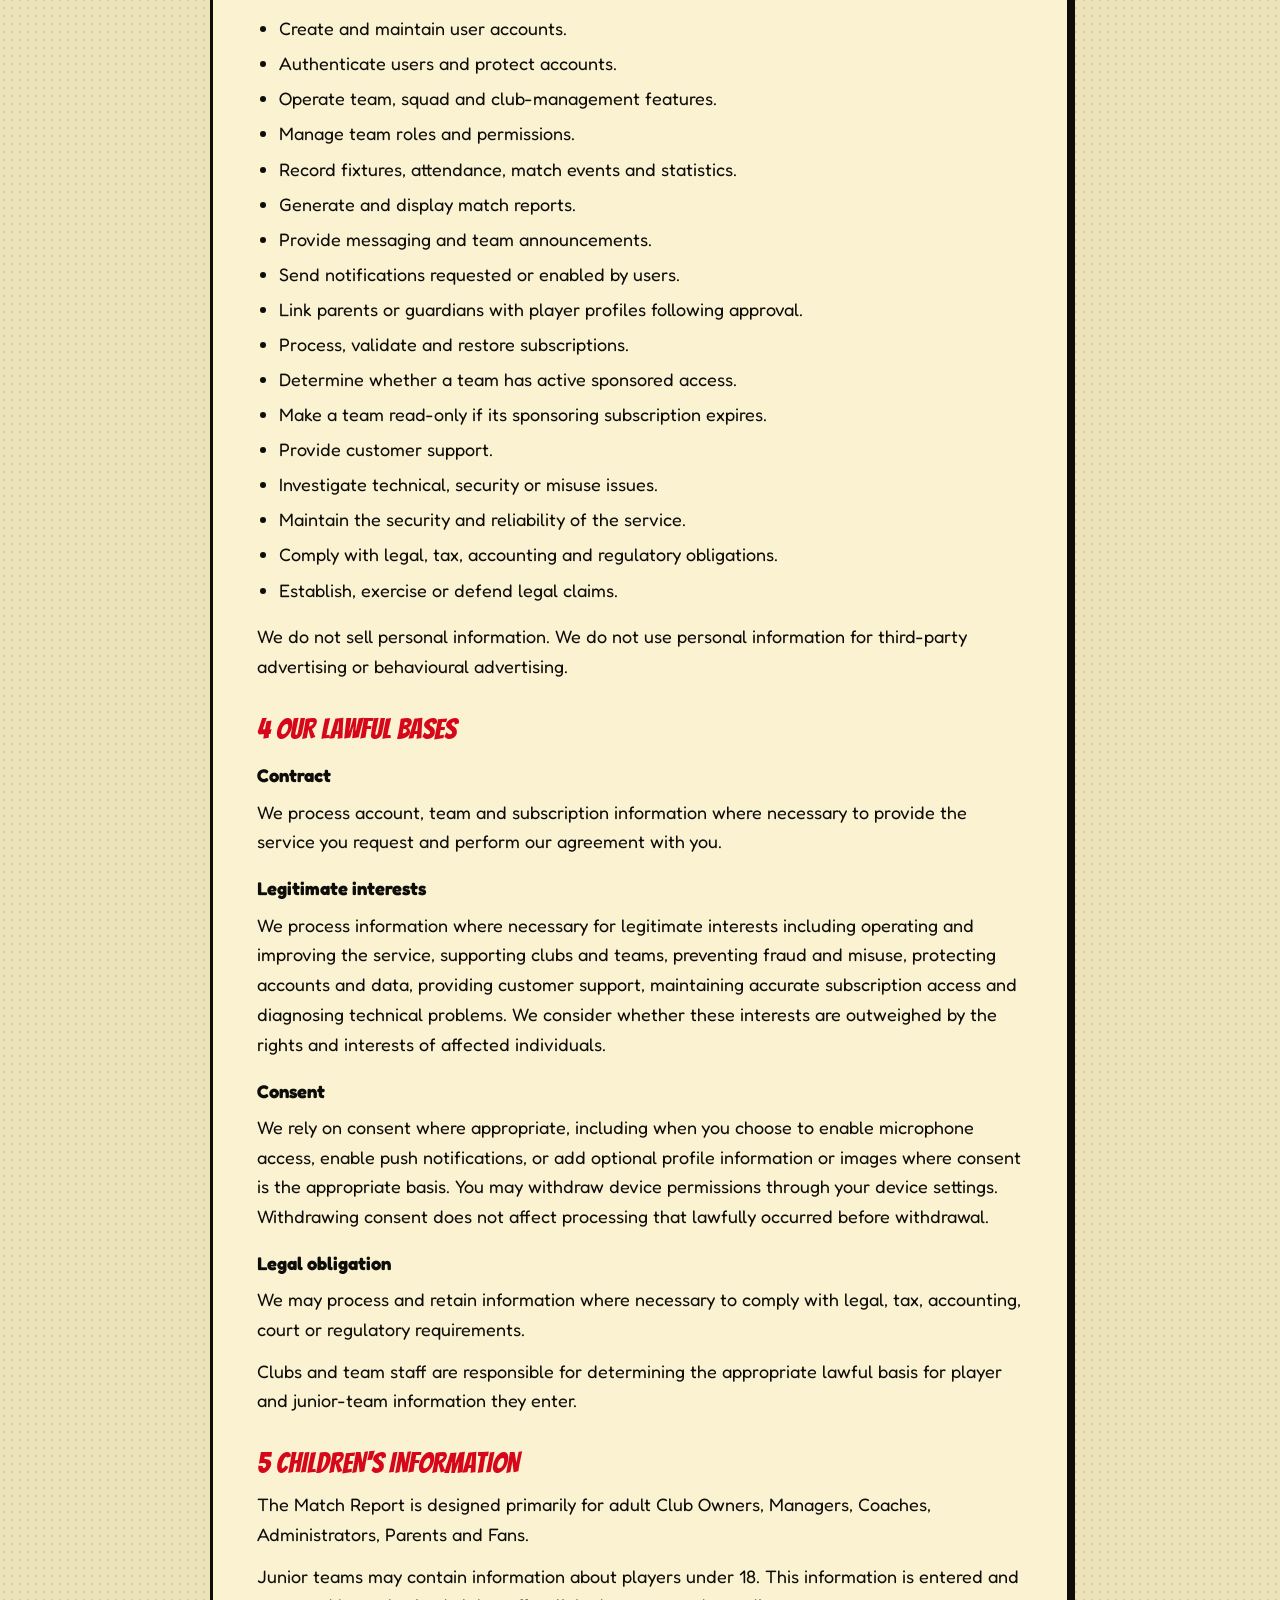
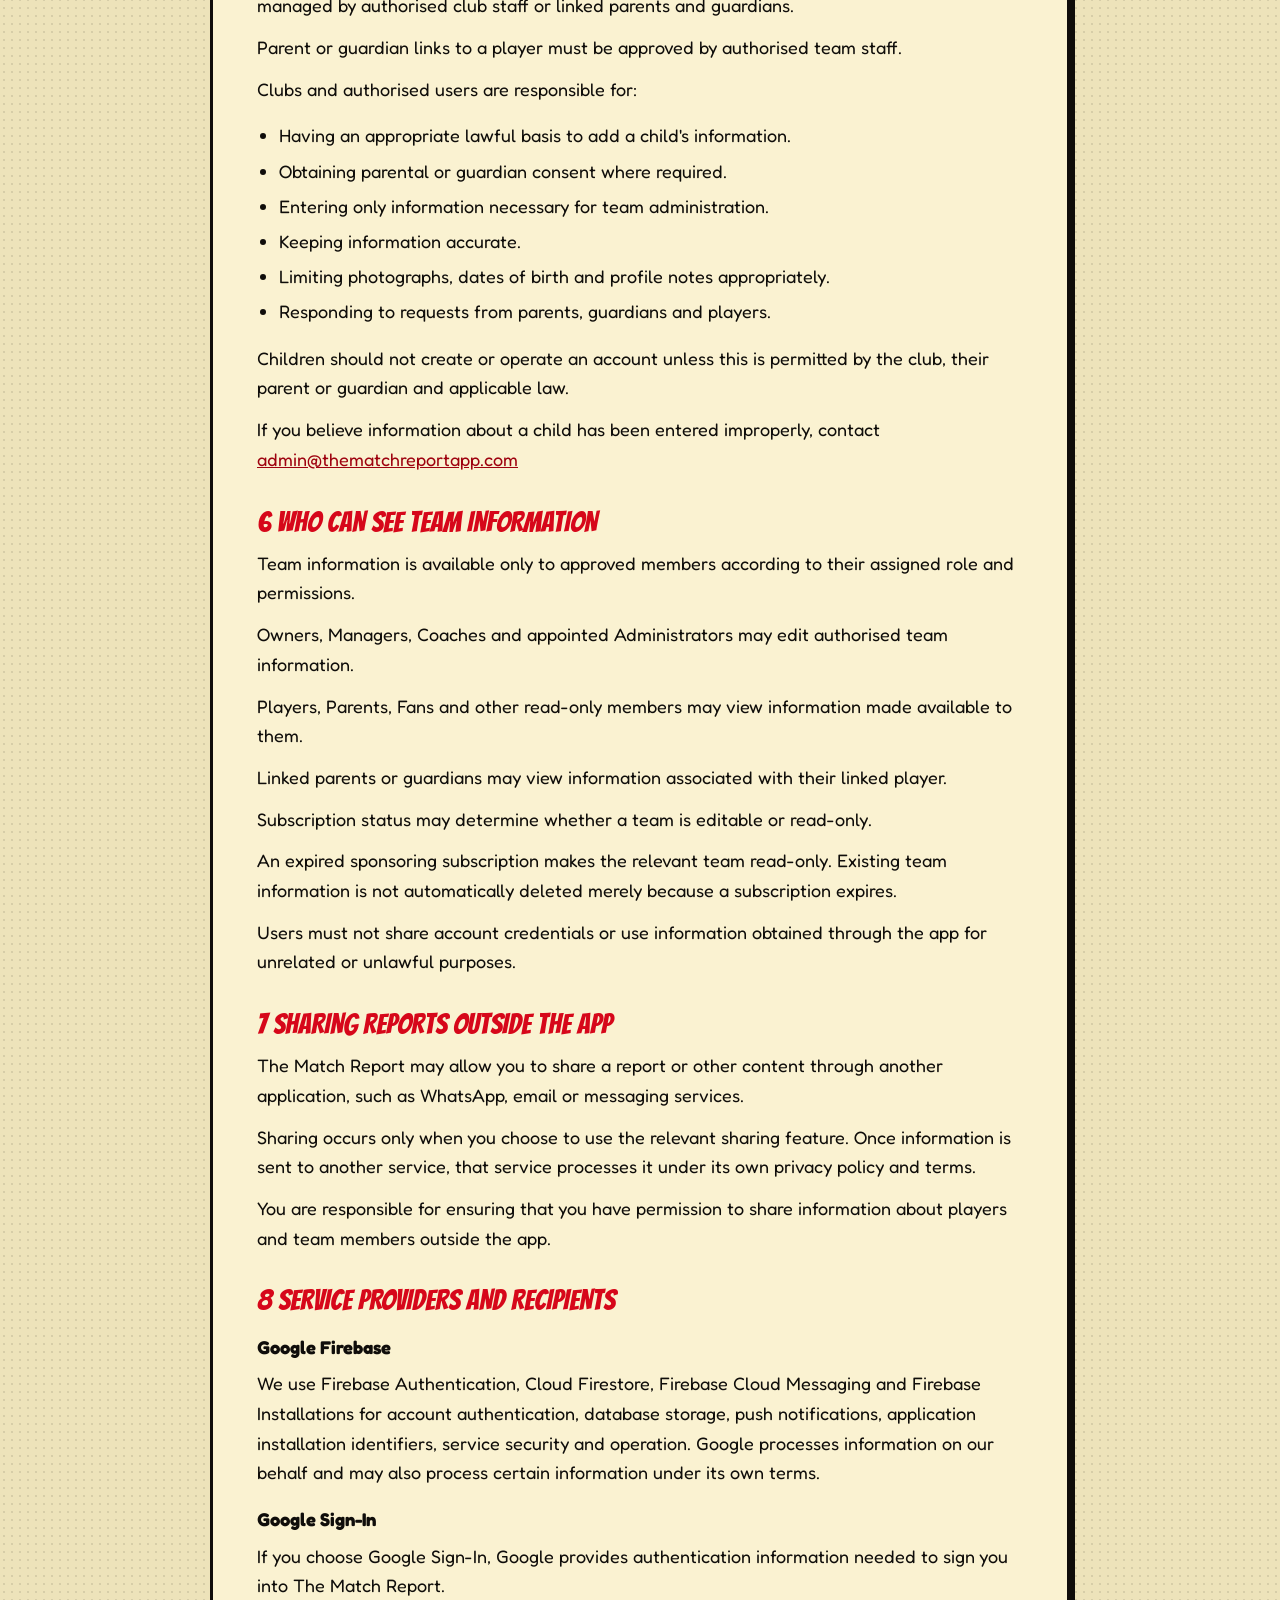
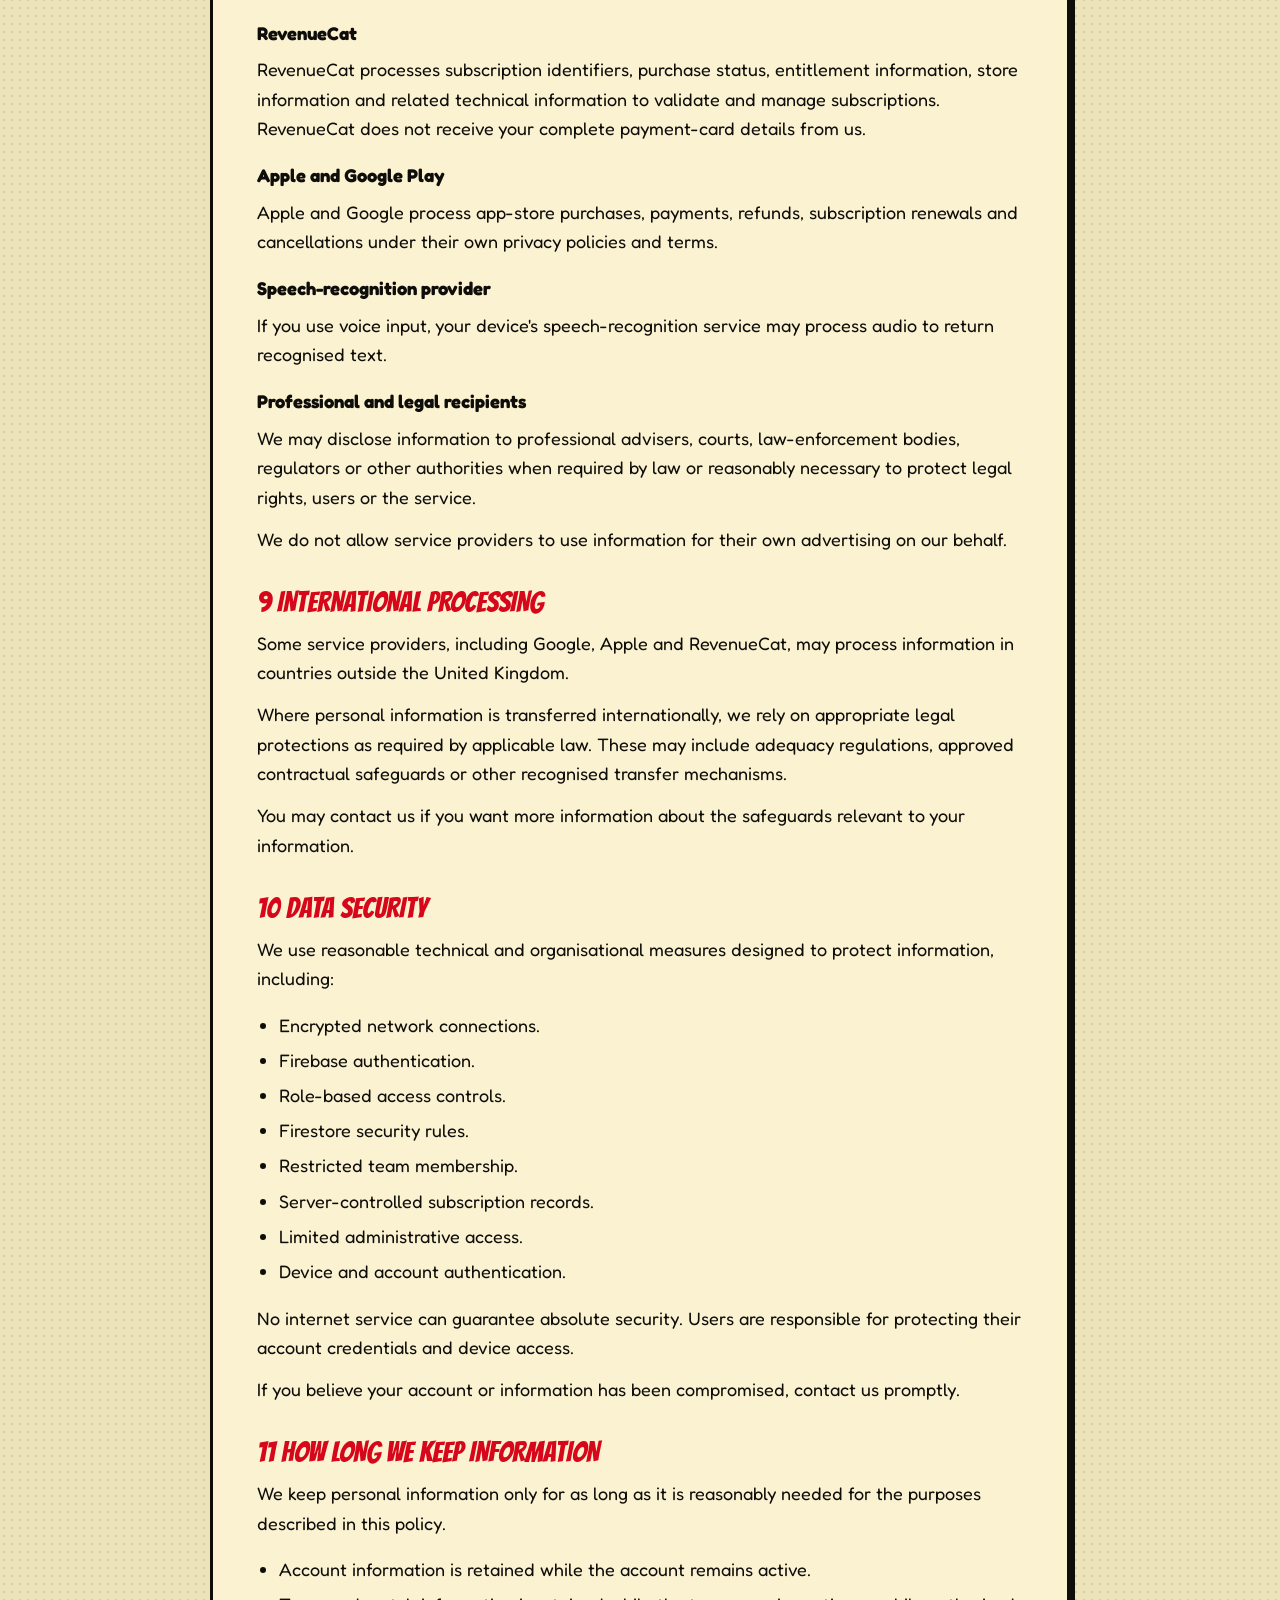
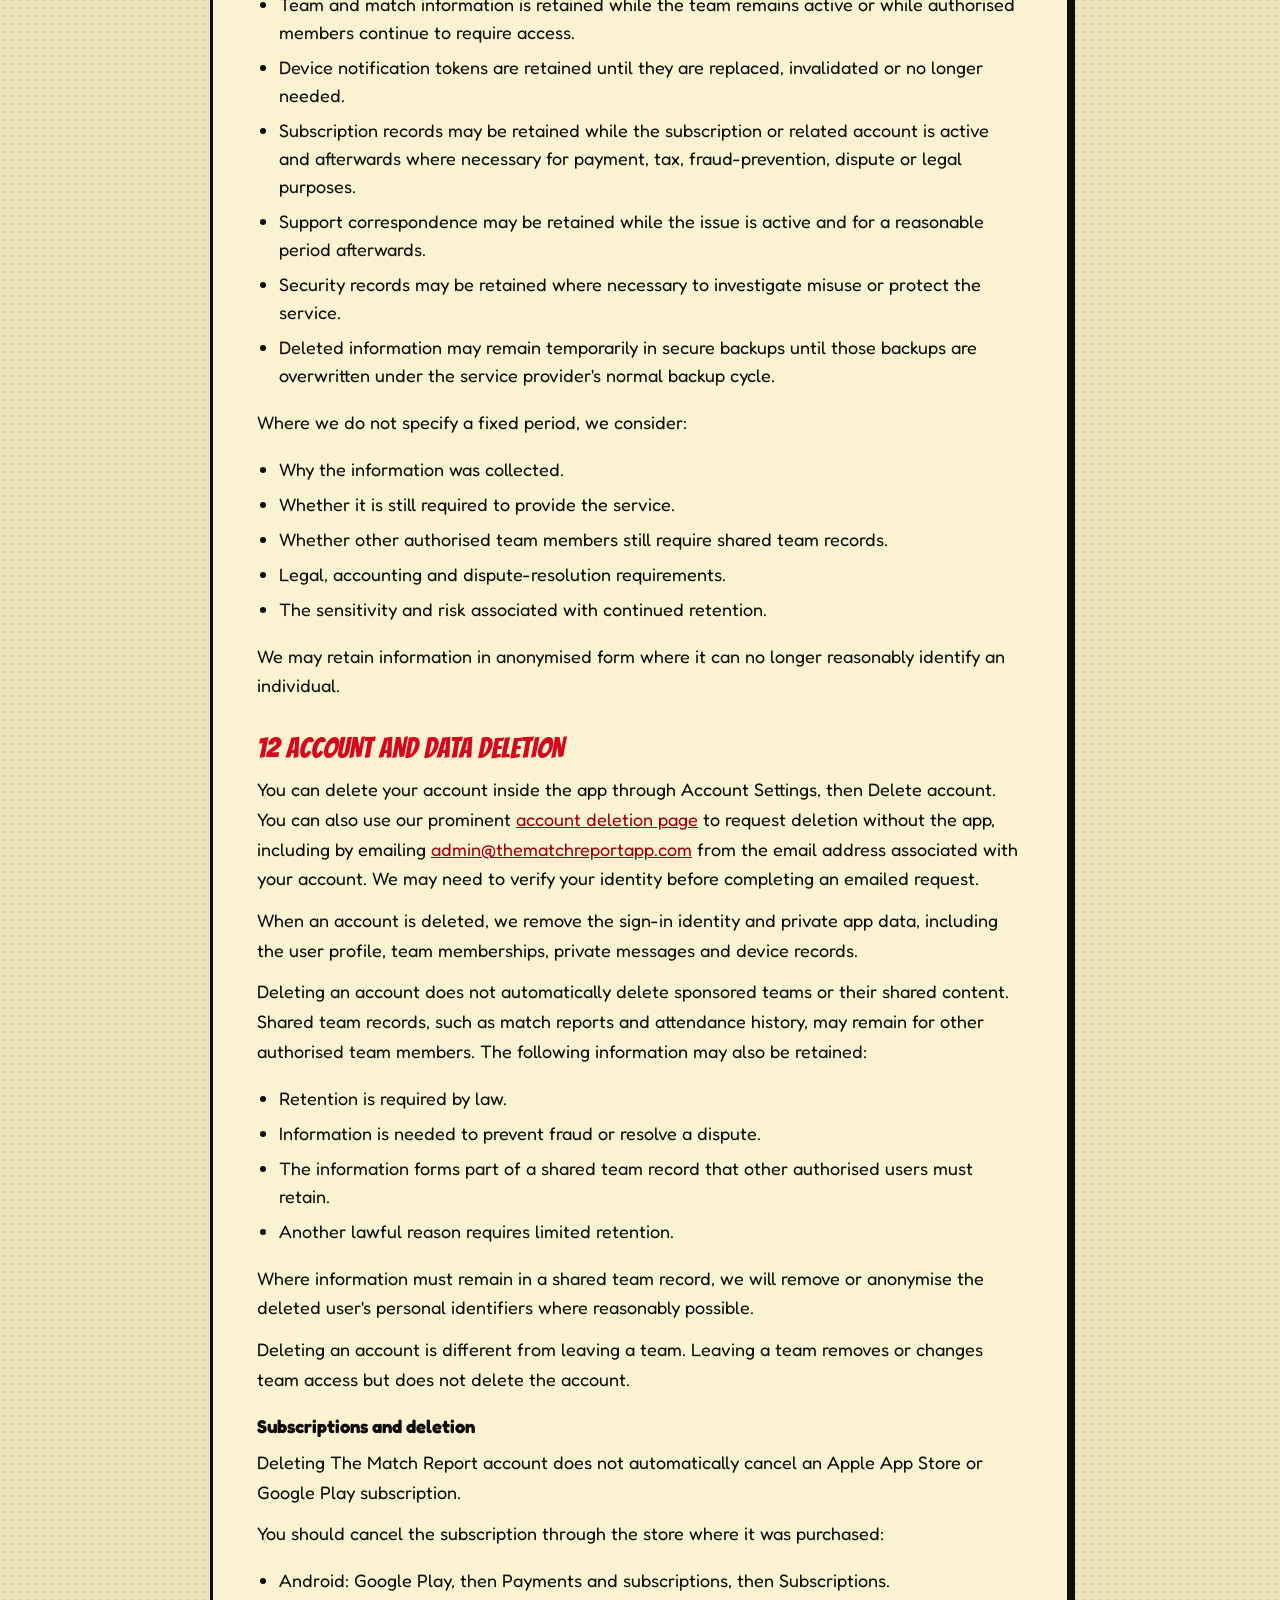
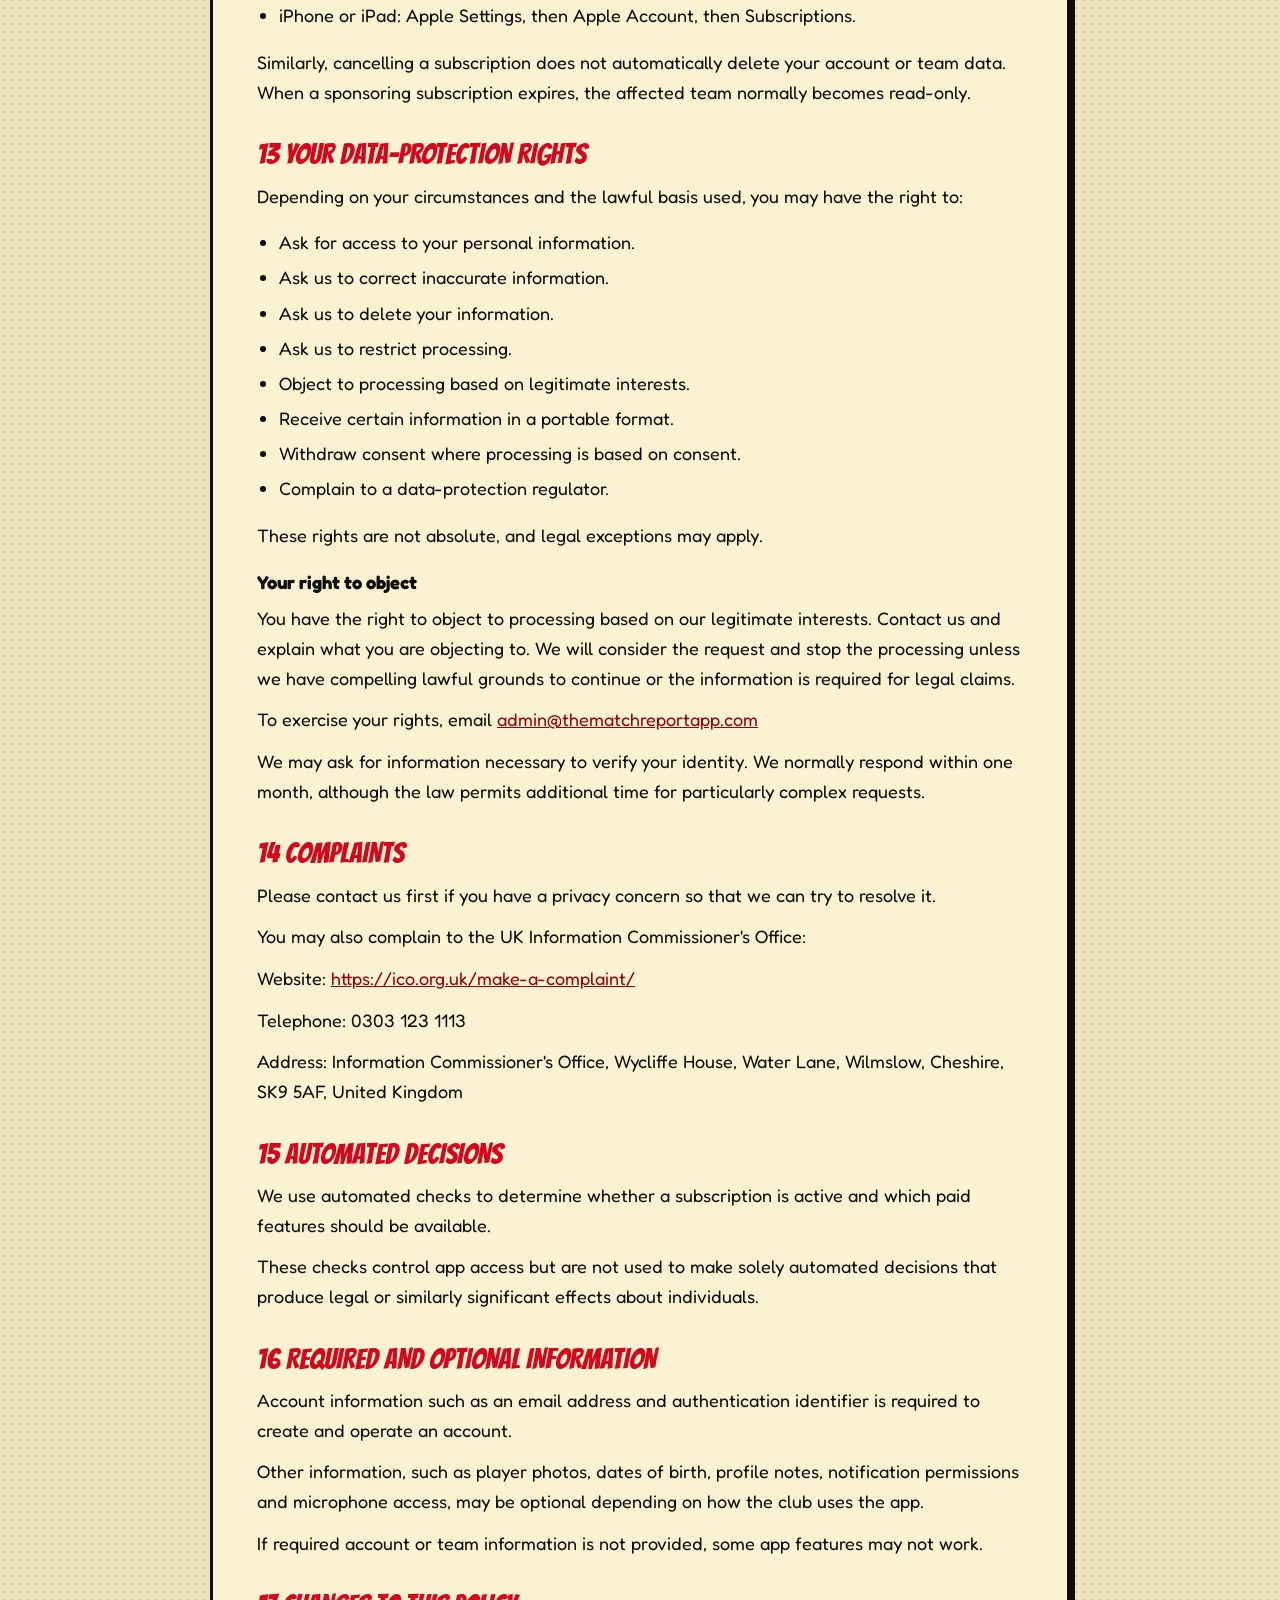
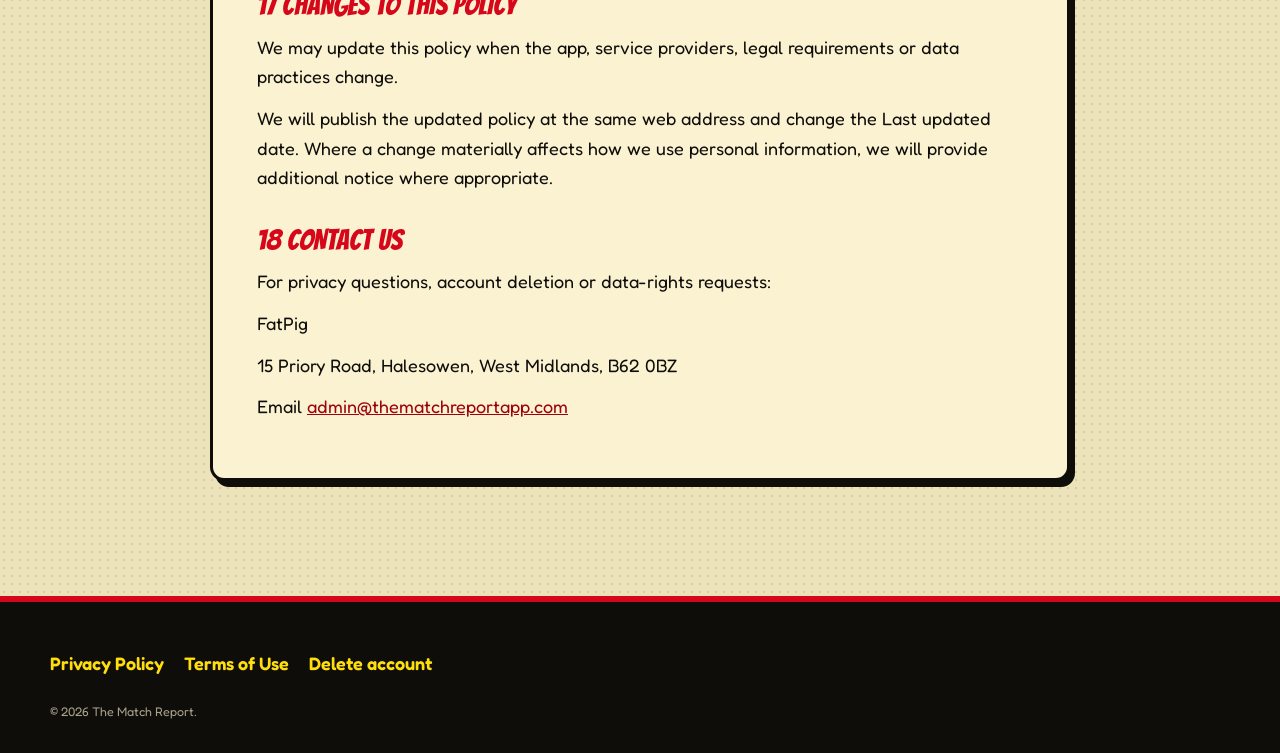
<file: privacy.html>
<!doctype html>
<html lang="en-GB">
<head>
<meta charset="utf-8"/>
<meta content="width=device-width, initial-scale=1" name="viewport"/>
<title>Privacy Policy | The Match Report</title>
<meta content="How The Match Report collects, uses and protects your information." name="description"/>
<meta content="#D6071A" name="theme-color"/>
<link href="assets/img/favicon.png" rel="icon" type="image/png"/>
<link as="font" crossorigin="" href="assets/fonts/bangers-latin-400-normal.woff2" rel="preload" type="font/woff2"/>
<link href="css/styles.css" rel="stylesheet"/>
<style>
    .policy h2 { font-family: var(--display); font-weight: 400; text-transform: uppercase; font-size: 1.8rem; margin: 2rem 0 .6rem; color: var(--scarlet); }
    .policy ul { padding-left: 1.2em; }
    .policy li { margin-bottom: .4em; }
    .policy .panel { padding: clamp(20px, 4vw, 44px); }
    .policy h3 { margin: 1.4rem 0 .45rem; font-size: 1.15rem; font-weight: 800; }
    .policy p { margin: .75rem 0; line-height: 1.65; }
    .policy li { line-height: 1.55; }
</style>
</head>
<body>
<header class="site-header">
<div class="wrap header-inner">
<a aria-label="The Match Report home" class="brand" href="index.html">
<img alt="" height="52" src="assets/img/logo.webp" width="52"/>
<span class="brand-word">The Match Report</span>
</a>
<nav class="site-nav" style="display:flex">
<a class="btn btn-yellow btn-sm" href="index.html">← Back to site</a>
</nav>
</div>
</header>
<main class="section newsprint policy">
<div class="wrap narrow">
<h1 class="comic-title">Privacy Policy</h1>
<p class="lead">Last updated: 15 November 2026</p>

<div class="panel">
<p>Android and iOS applications</p>
<h3>Operator</h3>
<p>FatPig</p>
<h3>Address</h3>
<p>15 Priory Road, Halesowen, West Midlands, B62 0BZ</p>
<h3>Account deletion</h3>
<p>
<a href="delete-account.html">Delete your The Match Report account</a>
</p>
<p>The Match Report is operated by FatPig (The Match Report, we, us or our). The Match Report provides mobile applications for grassroots and junior football clubs to manage teams, squads, fixtures, training, attendance, live matches, statistics, communications and match reports.</p>
<p>This privacy policy explains what personal information The Match Report collects or receives, why we use it, who may see it, how long it is retained and the choices available to you. This policy applies to The Match Report applications on Android and iOS.</p>
<h2>1 Who is responsible for your information</h2>
<p>For information connected with your account, subscriptions and operation of The Match Report service, the data controller is:</p>
<p>FatPig</p>
<p>15 Priory Road, Halesowen, West Midlands, B62 0BZ</p>
<p>Email <a href="mailto:admin@thematchreportapp.com">admin@thematchreportapp.com</a>
</p>
<p>Clubs, teams and their authorised staff may also have responsibilities under data-protection law for information they enter about players, parents, staff and other team members. Clubs are responsible for ensuring they have an appropriate lawful basis and any necessary permissions to enter that information.</p>
<h2>2 Information we collect and process</h2>
<p>The information processed depends on the features you use and the role you hold.</p>
<h3>Account and authentication information</h3>
<ul>
<li>Your name and display name.</li>
<li>Your email address.</li>
<li>Your unique account identifier.</li>
<li>Your selected account role.</li>
<li>Your sign-in provider, such as email and password or Google Sign-In.</li>
<li>Authentication and account-security information.</li>
<li>Club and team memberships linked to your account.</li>
</ul>
<p>Passwords are handled by Firebase Authentication. We do not receive or store your password in readable form.</p>
<h3>Club and team information</h3>
<ul>
<li>Club and team names.</li>
<li>Club crests and team images.</li>
<li>Sponsor names, images and information.</li>
<li>Seasons and competitions.</li>
<li>Fixtures, results, venues and training sessions.</li>
<li>Team announcements and administrative information.</li>
<li>Staff appointments and membership roles.</li>
</ul>
<h3>Player information</h3>
<ul>
<li>Player name and nickname.</li>
<li>Squad number and playing position.</li>
<li>Optional photograph, illustration or profile image.</li>
<li>Optional date of birth.</li>
<li>Profile notes and biography.</li>
<li>Team membership.</li>
<li>Match availability and attendance.</li>
<li>Playing history, statistics and awards.</li>
<li>Parent or guardian links.</li>
</ul>
<p>Providing optional information, such as a photograph or date of birth, is not required unless the club decides it is necessary for team administration.</p>
<h3>Match and performance information</h3>
<ul>
<li>Team selections and line-ups.</li>
<li>Match events, including goals, assists, shots, passes, saves, cards and substitutions.</li>
<li>Playing time and positions.</li>
<li>Match results and statistics.</li>
<li>Manager and Coach comments.</li>
<li>Player ratings and Player of the Match awards.</li>
<li>Live-match event information.</li>
<li>Match reports and shared report content.</li>
</ul>
<h3>Attendance and voting</h3>
<ul>
<li>Fixture and training attendance responses.</li>
<li>Availability information.</li>
<li>Community Player of the Match votes.</li>
</ul>
<p>Individual votes are not intended to be displayed publicly to other users. Aggregated results may be displayed to authorised team members.</p>
<h3>Messages and notifications</h3>
<ul>
<li>Team announcements and messages.</li>
<li>Information about the sender, recipients and team.</li>
<li>Message timestamps.</li>
<li>Notification preferences.</li>
<li>A Firebase device or application token used to deliver push notifications.</li>
</ul>
<p>Notifications may include fixture reminders, attendance requests, match updates, team announcements and voting alerts.</p>
<h3>Microphone and voice recognition</h3>
<p>The Android app may request microphone permission when you deliberately use voice entry during a live match. Your device's speech-recognition service converts speech into text. The Match Report stores only the text that you choose to save as a match event. We do not intentionally store an audio recording of your voice.</p>
<p>Your device platform or speech-recognition provider may process audio according to its own settings and privacy terms. You can use the app without enabling microphone permission by entering match events manually.</p>
<h3>Subscription and purchase information</h3>
<p>Club Owners and independent Managers may purchase subscriptions through Apple's App Store or Google Play.</p>
<ul>
<li>The subscription product selected.</li>
<li>Purchase and transaction identifiers.</li>
<li>Subscription status.</li>
<li>Start, renewal and expiry dates.</li>
<li>Cancellation, refund and billing-status information.</li>
<li>The RevenueCat customer identifier associated with your account.</li>
<li>Subscription entitlements, such as Club Owner or Team Manager access.</li>
<li>Store and platform information.</li>
</ul>
<p>Payments are processed by Apple or Google. We do not receive or store your full payment-card number, bank-account number or card security code.</p>
<p>RevenueCat helps us validate purchases and determine whether subscription access is active.</p>
<p>Appointed Managers, Coaches and Administrators do not need to purchase their own subscription when their access is sponsored by a Club Owner.</p>
<h3>Device and technical information</h3>
<ul>
<li>Device or application identifiers.</li>
<li>Operating system and app version.</li>
<li>Firebase installation identifier.</li>
<li>Push-notification token.</li>
<li>Network and request information.</li>
<li>Diagnostic, security and purchase-validation information.</li>
<li>Dates and times that the app communicates with supporting services.</li>
</ul>
<p>We do not use this information for third-party advertising.</p>
<h3>Information entered about another person</h3>
<p>Club staff, team staff and linked parents may enter information about players or other team members.</p>
<p>If you enter information about another person, you must have permission or another lawful basis to do so and must ensure that the information is accurate and appropriate.</p>
<h2>3 How we use information</h2>
<ul>
<li>Create and maintain user accounts.</li>
<li>Authenticate users and protect accounts.</li>
<li>Operate team, squad and club-management features.</li>
<li>Manage team roles and permissions.</li>
<li>Record fixtures, attendance, match events and statistics.</li>
<li>Generate and display match reports.</li>
<li>Provide messaging and team announcements.</li>
<li>Send notifications requested or enabled by users.</li>
<li>Link parents or guardians with player profiles following approval.</li>
<li>Process, validate and restore subscriptions.</li>
<li>Determine whether a team has active sponsored access.</li>
<li>Make a team read-only if its sponsoring subscription expires.</li>
<li>Provide customer support.</li>
<li>Investigate technical, security or misuse issues.</li>
<li>Maintain the security and reliability of the service.</li>
<li>Comply with legal, tax, accounting and regulatory obligations.</li>
<li>Establish, exercise or defend legal claims.</li>
</ul>
<p>We do not sell personal information. We do not use personal information for third-party advertising or behavioural advertising.</p>
<h2>4 Our lawful bases</h2>
<h3>Contract</h3>
<p>We process account, team and subscription information where necessary to provide the service you request and perform our agreement with you.</p>
<h3>Legitimate interests</h3>
<p>We process information where necessary for legitimate interests including operating and improving the service, supporting clubs and teams, preventing fraud and misuse, protecting accounts and data, providing customer support, maintaining accurate subscription access and diagnosing technical problems. We consider whether these interests are outweighed by the rights and interests of affected individuals.</p>
<h3>Consent</h3>
<p>We rely on consent where appropriate, including when you choose to enable microphone access, enable push notifications, or add optional profile information or images where consent is the appropriate basis. You may withdraw device permissions through your device settings. Withdrawing consent does not affect processing that lawfully occurred before withdrawal.</p>
<h3>Legal obligation</h3>
<p>We may process and retain information where necessary to comply with legal, tax, accounting, court or regulatory requirements.</p>
<p>Clubs and team staff are responsible for determining the appropriate lawful basis for player and junior-team information they enter.</p>
<h2>5 Children's information</h2>
<p>The Match Report is designed primarily for adult Club Owners, Managers, Coaches, Administrators, Parents and Fans.</p>
<p>Junior teams may contain information about players under 18. This information is entered and managed by authorised club staff or linked parents and guardians.</p>
<p>Parent or guardian links to a player must be approved by authorised team staff.</p>
<p>Clubs and authorised users are responsible for:</p>
<ul>
<li>Having an appropriate lawful basis to add a child's information.</li>
<li>Obtaining parental or guardian consent where required.</li>
<li>Entering only information necessary for team administration.</li>
<li>Keeping information accurate.</li>
<li>Limiting photographs, dates of birth and profile notes appropriately.</li>
<li>Responding to requests from parents, guardians and players.</li>
</ul>
<p>Children should not create or operate an account unless this is permitted by the club, their parent or guardian and applicable law.</p>
<p>If you believe information about a child has been entered improperly, contact <a href="mailto:admin@thematchreportapp.com">admin@thematchreportapp.com</a>
</p>
<h2>6 Who can see team information</h2>
<p>Team information is available only to approved members according to their assigned role and permissions.</p>
<p>Owners, Managers, Coaches and appointed Administrators may edit authorised team information.</p>
<p>Players, Parents, Fans and other read-only members may view information made available to them.</p>
<p>Linked parents or guardians may view information associated with their linked player.</p>
<p>Subscription status may determine whether a team is editable or read-only.</p>
<p>An expired sponsoring subscription makes the relevant team read-only. Existing team information is not automatically deleted merely because a subscription expires.</p>
<p>Users must not share account credentials or use information obtained through the app for unrelated or unlawful purposes.</p>
<h2>7 Sharing reports outside the app</h2>
<p>The Match Report may allow you to share a report or other content through another application, such as WhatsApp, email or messaging services.</p>
<p>Sharing occurs only when you choose to use the relevant sharing feature. Once information is sent to another service, that service processes it under its own privacy policy and terms.</p>
<p>You are responsible for ensuring that you have permission to share information about players and team members outside the app.</p>
<h2>8 Service providers and recipients</h2>
<h3>Google Firebase</h3>
<p>We use Firebase Authentication, Cloud Firestore, Firebase Cloud Messaging and Firebase Installations for account authentication, database storage, push notifications, application installation identifiers, service security and operation. Google processes information on our behalf and may also process certain information under its own terms.</p>
<h3>Google Sign-In</h3>
<p>If you choose Google Sign-In, Google provides authentication information needed to sign you into The Match Report.</p>
<h3>RevenueCat</h3>
<p>RevenueCat processes subscription identifiers, purchase status, entitlement information, store information and related technical information to validate and manage subscriptions. RevenueCat does not receive your complete payment-card details from us.</p>
<h3>Apple and Google Play</h3>
<p>Apple and Google process app-store purchases, payments, refunds, subscription renewals and cancellations under their own privacy policies and terms.</p>
<h3>Speech-recognition provider</h3>
<p>If you use voice input, your device's speech-recognition service may process audio to return recognised text.</p>
<h3>Professional and legal recipients</h3>
<p>We may disclose information to professional advisers, courts, law-enforcement bodies, regulators or other authorities when required by law or reasonably necessary to protect legal rights, users or the service.</p>
<p>We do not allow service providers to use information for their own advertising on our behalf.</p>
<h2>9 International processing</h2>
<p>Some service providers, including Google, Apple and RevenueCat, may process information in countries outside the United Kingdom.</p>
<p>Where personal information is transferred internationally, we rely on appropriate legal protections as required by applicable law. These may include adequacy regulations, approved contractual safeguards or other recognised transfer mechanisms.</p>
<p>You may contact us if you want more information about the safeguards relevant to your information.</p>
<h2>10 Data security</h2>
<p>We use reasonable technical and organisational measures designed to protect information, including:</p>
<ul>
<li>Encrypted network connections.</li>
<li>Firebase authentication.</li>
<li>Role-based access controls.</li>
<li>Firestore security rules.</li>
<li>Restricted team membership.</li>
<li>Server-controlled subscription records.</li>
<li>Limited administrative access.</li>
<li>Device and account authentication.</li>
</ul>
<p>No internet service can guarantee absolute security. Users are responsible for protecting their account credentials and device access.</p>
<p>If you believe your account or information has been compromised, contact us promptly.</p>
<h2>11 How long we keep information</h2>
<p>We keep personal information only for as long as it is reasonably needed for the purposes described in this policy.</p>
<ul>
<li>Account information is retained while the account remains active.</li>
<li>Team and match information is retained while the team remains active or while authorised members continue to require access.</li>
<li>Device notification tokens are retained until they are replaced, invalidated or no longer needed.</li>
<li>Subscription records may be retained while the subscription or related account is active and afterwards where necessary for payment, tax, fraud-prevention, dispute or legal purposes.</li>
<li>Support correspondence may be retained while the issue is active and for a reasonable period afterwards.</li>
<li>Security records may be retained where necessary to investigate misuse or protect the service.</li>
<li>Deleted information may remain temporarily in secure backups until those backups are overwritten under the service provider's normal backup cycle.</li>
</ul>
<p>Where we do not specify a fixed period, we consider:</p>
<ul>
<li>Why the information was collected.</li>
<li>Whether it is still required to provide the service.</li>
<li>Whether other authorised team members still require shared team records.</li>
<li>Legal, accounting and dispute-resolution requirements.</li>
<li>The sensitivity and risk associated with continued retention.</li>
</ul>
<p>We may retain information in anonymised form where it can no longer reasonably identify an individual.</p>
<h2>12 Account and data deletion</h2>
<p>You can delete your account inside the app through Account Settings, then Delete account. You can also use our prominent <a href="delete-account.html">account deletion page</a> to request deletion without the app, including by emailing <a href="mailto:admin@thematchreportapp.com">admin@thematchreportapp.com</a> from the email address associated with your account. We may need to verify your identity before completing an emailed request.</p>
<p>When an account is deleted, we remove the sign-in identity and private app data, including the user profile, team memberships, private messages and device records.</p>
<p>Deleting an account does not automatically delete sponsored teams or their shared content. Shared team records, such as match reports and attendance history, may remain for other authorised team members. The following information may also be retained:</p>
<ul>
<li>Retention is required by law.</li>
<li>Information is needed to prevent fraud or resolve a dispute.</li>
<li>The information forms part of a shared team record that other authorised users must retain.</li>
<li>Another lawful reason requires limited retention.</li>
</ul>
<p>Where information must remain in a shared team record, we will remove or anonymise the deleted user's personal identifiers where reasonably possible.</p>
<p>Deleting an account is different from leaving a team. Leaving a team removes or changes team access but does not delete the account.</p>
<h3>Subscriptions and deletion</h3>
<p>Deleting The Match Report account does not automatically cancel an Apple App Store or Google Play subscription.</p>
<p>You should cancel the subscription through the store where it was purchased:</p>
<ul>
<li>Android: Google Play, then Payments and subscriptions, then Subscriptions.</li>
<li>iPhone or iPad: Apple Settings, then Apple Account, then Subscriptions.</li>
</ul>
<p>Similarly, cancelling a subscription does not automatically delete your account or team data. When a sponsoring subscription expires, the affected team normally becomes read-only.</p>
<h2>13 Your data-protection rights</h2>
<p>Depending on your circumstances and the lawful basis used, you may have the right to:</p>
<ul>
<li>Ask for access to your personal information.</li>
<li>Ask us to correct inaccurate information.</li>
<li>Ask us to delete your information.</li>
<li>Ask us to restrict processing.</li>
<li>Object to processing based on legitimate interests.</li>
<li>Receive certain information in a portable format.</li>
<li>Withdraw consent where processing is based on consent.</li>
<li>Complain to a data-protection regulator.</li>
</ul>
<p>These rights are not absolute, and legal exceptions may apply.</p>
<h3>Your right to object</h3>
<p>You have the right to object to processing based on our legitimate interests. Contact us and explain what you are objecting to. We will consider the request and stop the processing unless we have compelling lawful grounds to continue or the information is required for legal claims.</p>
<p>To exercise your rights, email <a href="mailto:admin@thematchreportapp.com">admin@thematchreportapp.com</a>
</p>
<p>We may ask for information necessary to verify your identity. We normally respond within one month, although the law permits additional time for particularly complex requests.</p>
<h2>14 Complaints</h2>
<p>Please contact us first if you have a privacy concern so that we can try to resolve it.</p>
<p>You may also complain to the UK Information Commissioner's Office:</p>
<p>Website: <a href="https://ico.org.uk/make-a-complaint/">https://ico.org.uk/make-a-complaint/</a>
</p>
<p>Telephone: 0303 123 1113</p>
<p>Address: Information Commissioner's Office, Wycliffe House, Water Lane, Wilmslow, Cheshire, SK9 5AF, United Kingdom</p>
<h2>15 Automated decisions</h2>
<p>We use automated checks to determine whether a subscription is active and which paid features should be available.</p>
<p>These checks control app access but are not used to make solely automated decisions that produce legal or similarly significant effects about individuals.</p>
<h2>16 Required and optional information</h2>
<p>Account information such as an email address and authentication identifier is required to create and operate an account.</p>
<p>Other information, such as player photos, dates of birth, profile notes, notification permissions and microphone access, may be optional depending on how the club uses the app.</p>
<p>If required account or team information is not provided, some app features may not work.</p>
<h2>17 Changes to this policy</h2>
<p>We may update this policy when the app, service providers, legal requirements or data practices change.</p>
<p>We will publish the updated policy at the same web address and change the Last updated date. Where a change materially affects how we use personal information, we will provide additional notice where appropriate.</p>
<h2>18 Contact us</h2>
<p>For privacy questions, account deletion or data-rights requests:</p>
<p>FatPig</p>
<p>15 Priory Road, Halesowen, West Midlands, B62 0BZ</p>
<p>Email <a href="mailto:admin@thematchreportapp.com">admin@thematchreportapp.com</a>
</p>
</div>
</div>
</main>
<footer class="site-footer">
<div class="wrap footer-inner">
<nav class="footer-links" aria-label="Legal links">
<a href="privacy.html">Privacy Policy</a>
<a href="terms.html">Terms of Use</a>
<a href="delete-account.html">Delete account</a>
</nav>
<p class="legal">© 2026 The Match Report.</p>
</div>
</footer>
</body>
</html>
</file>
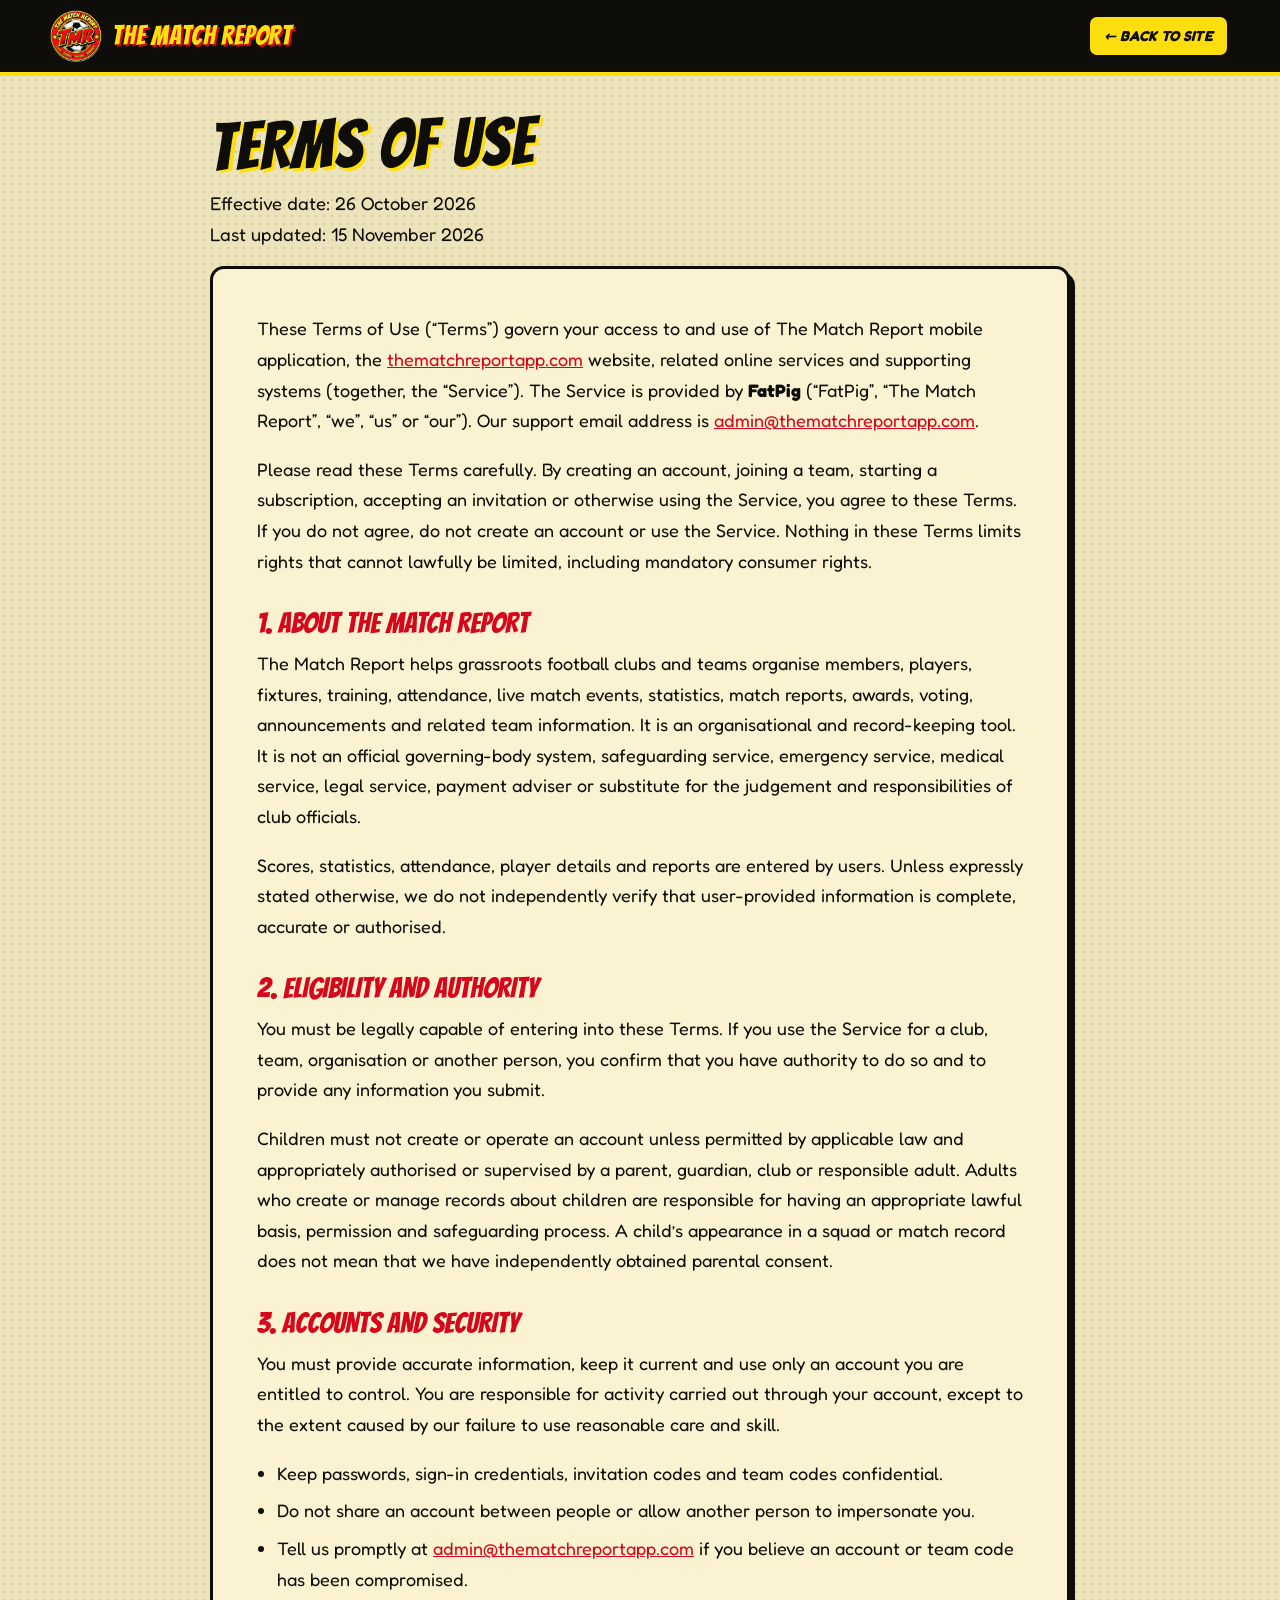
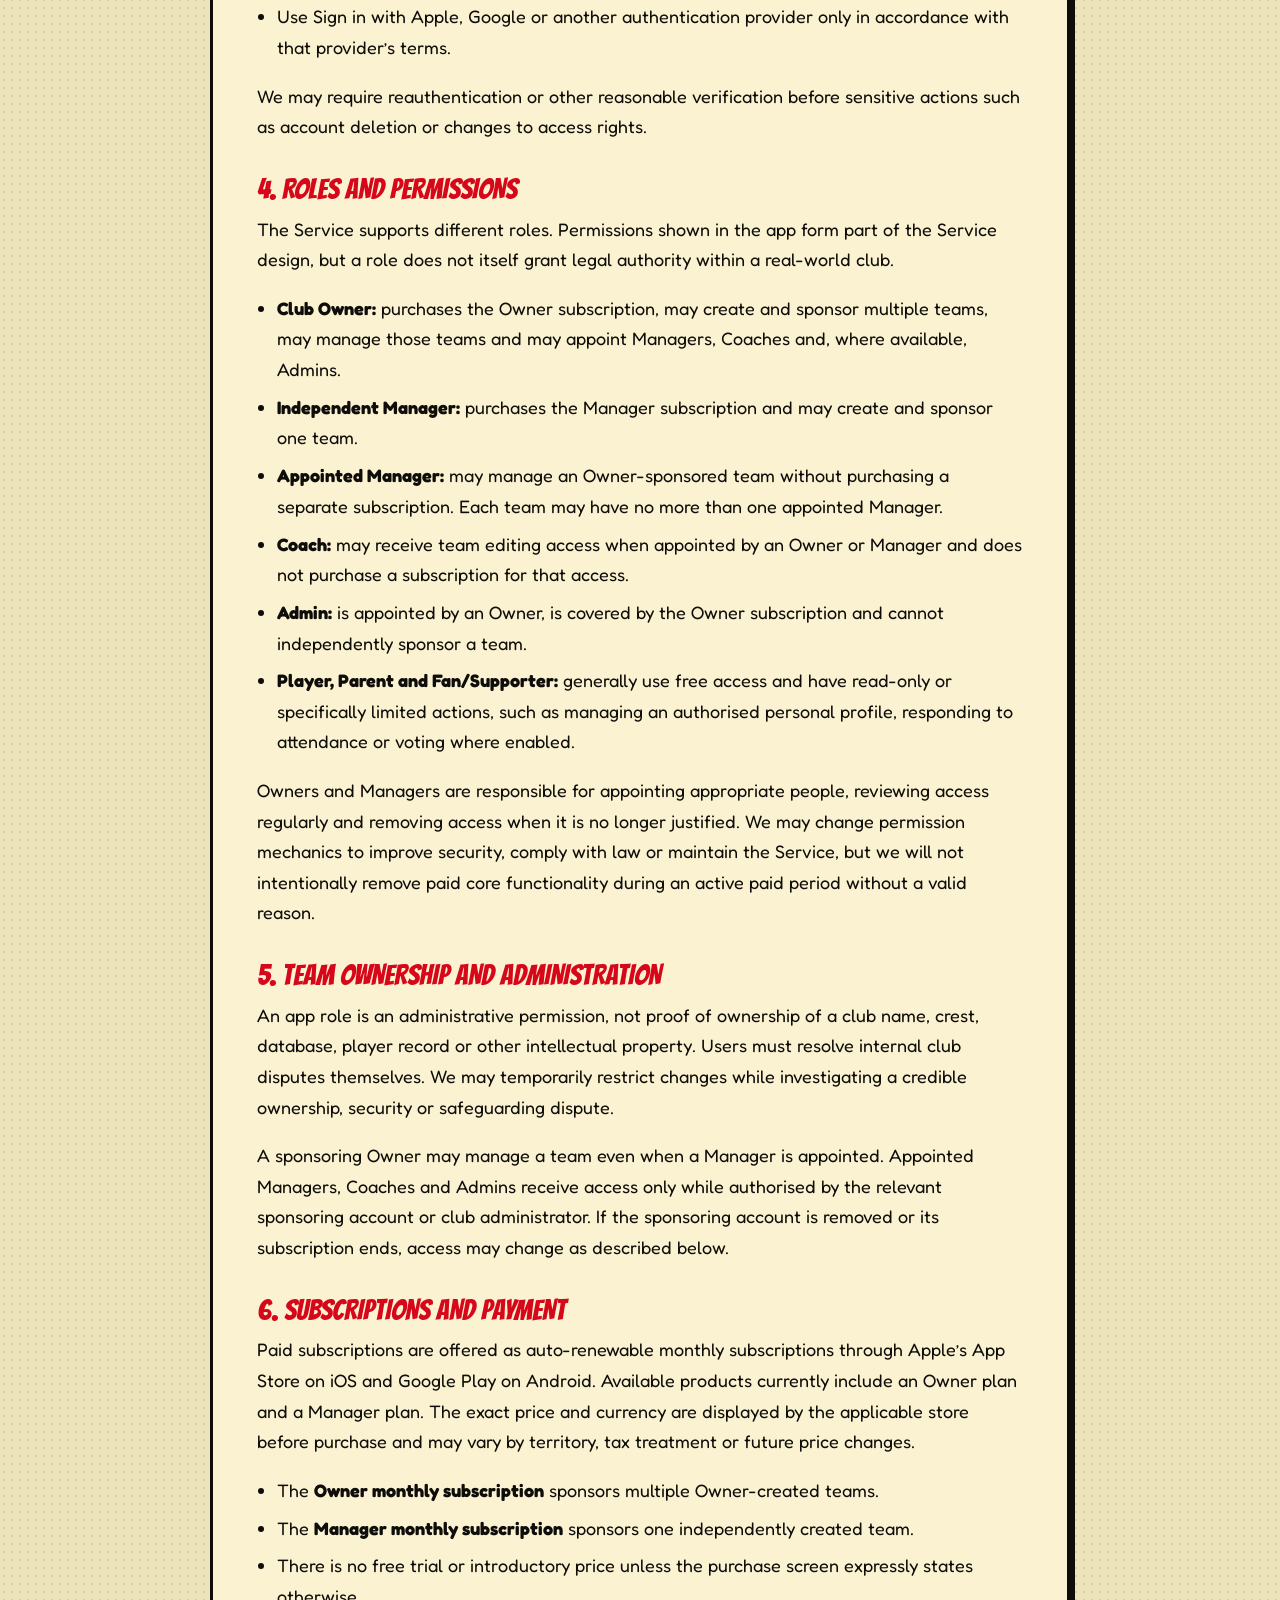
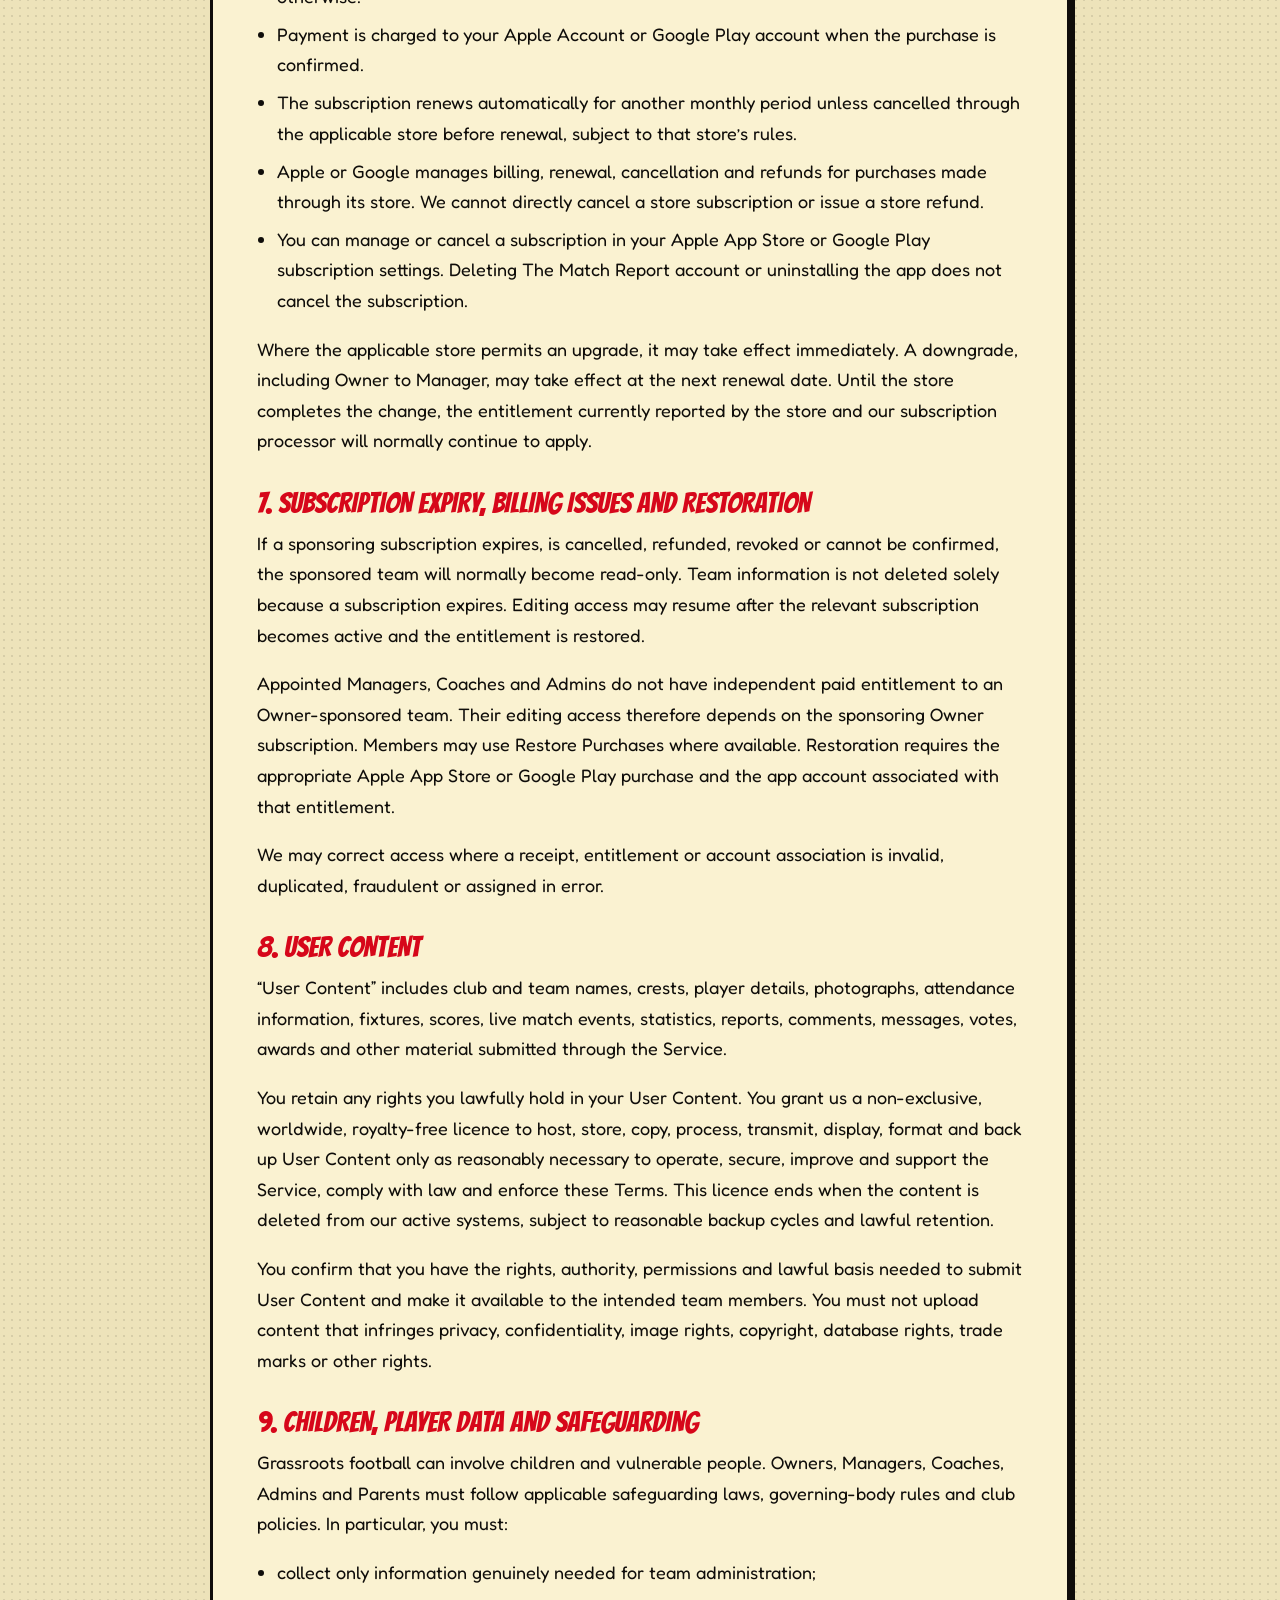
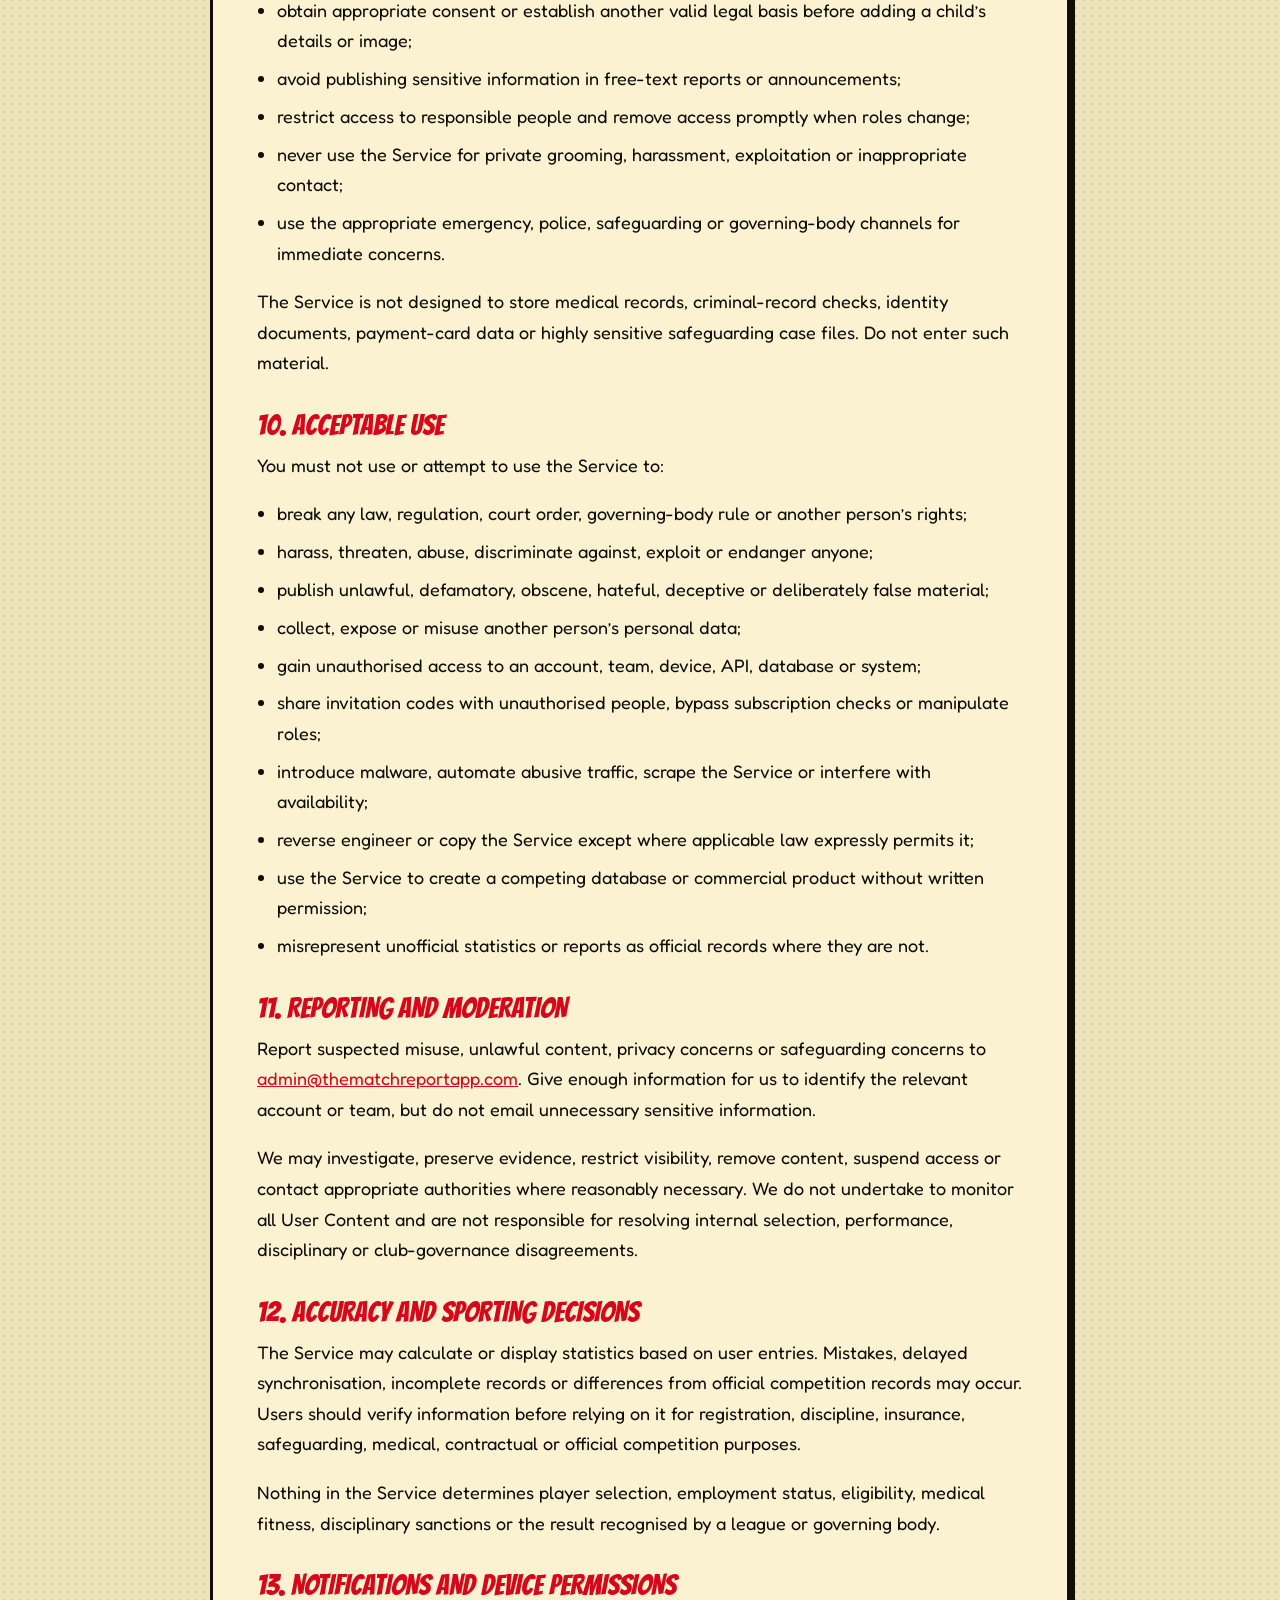
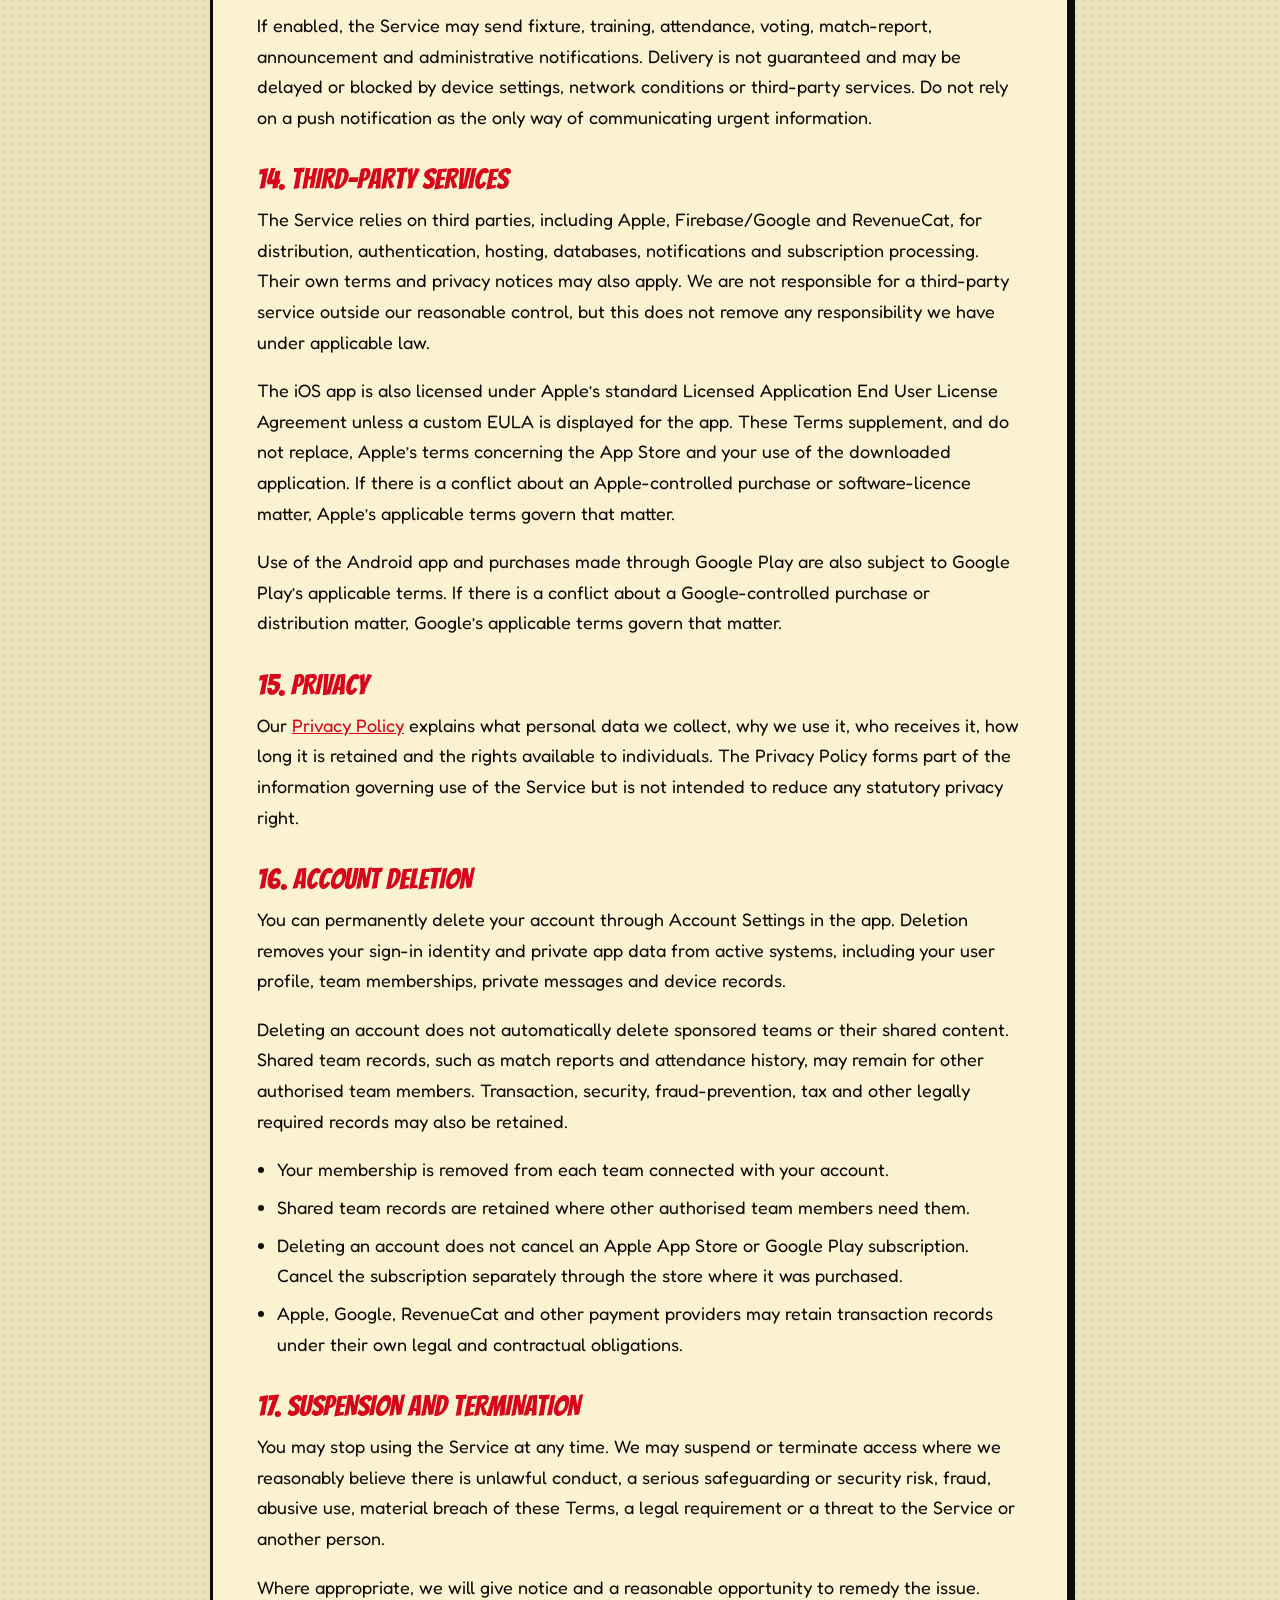
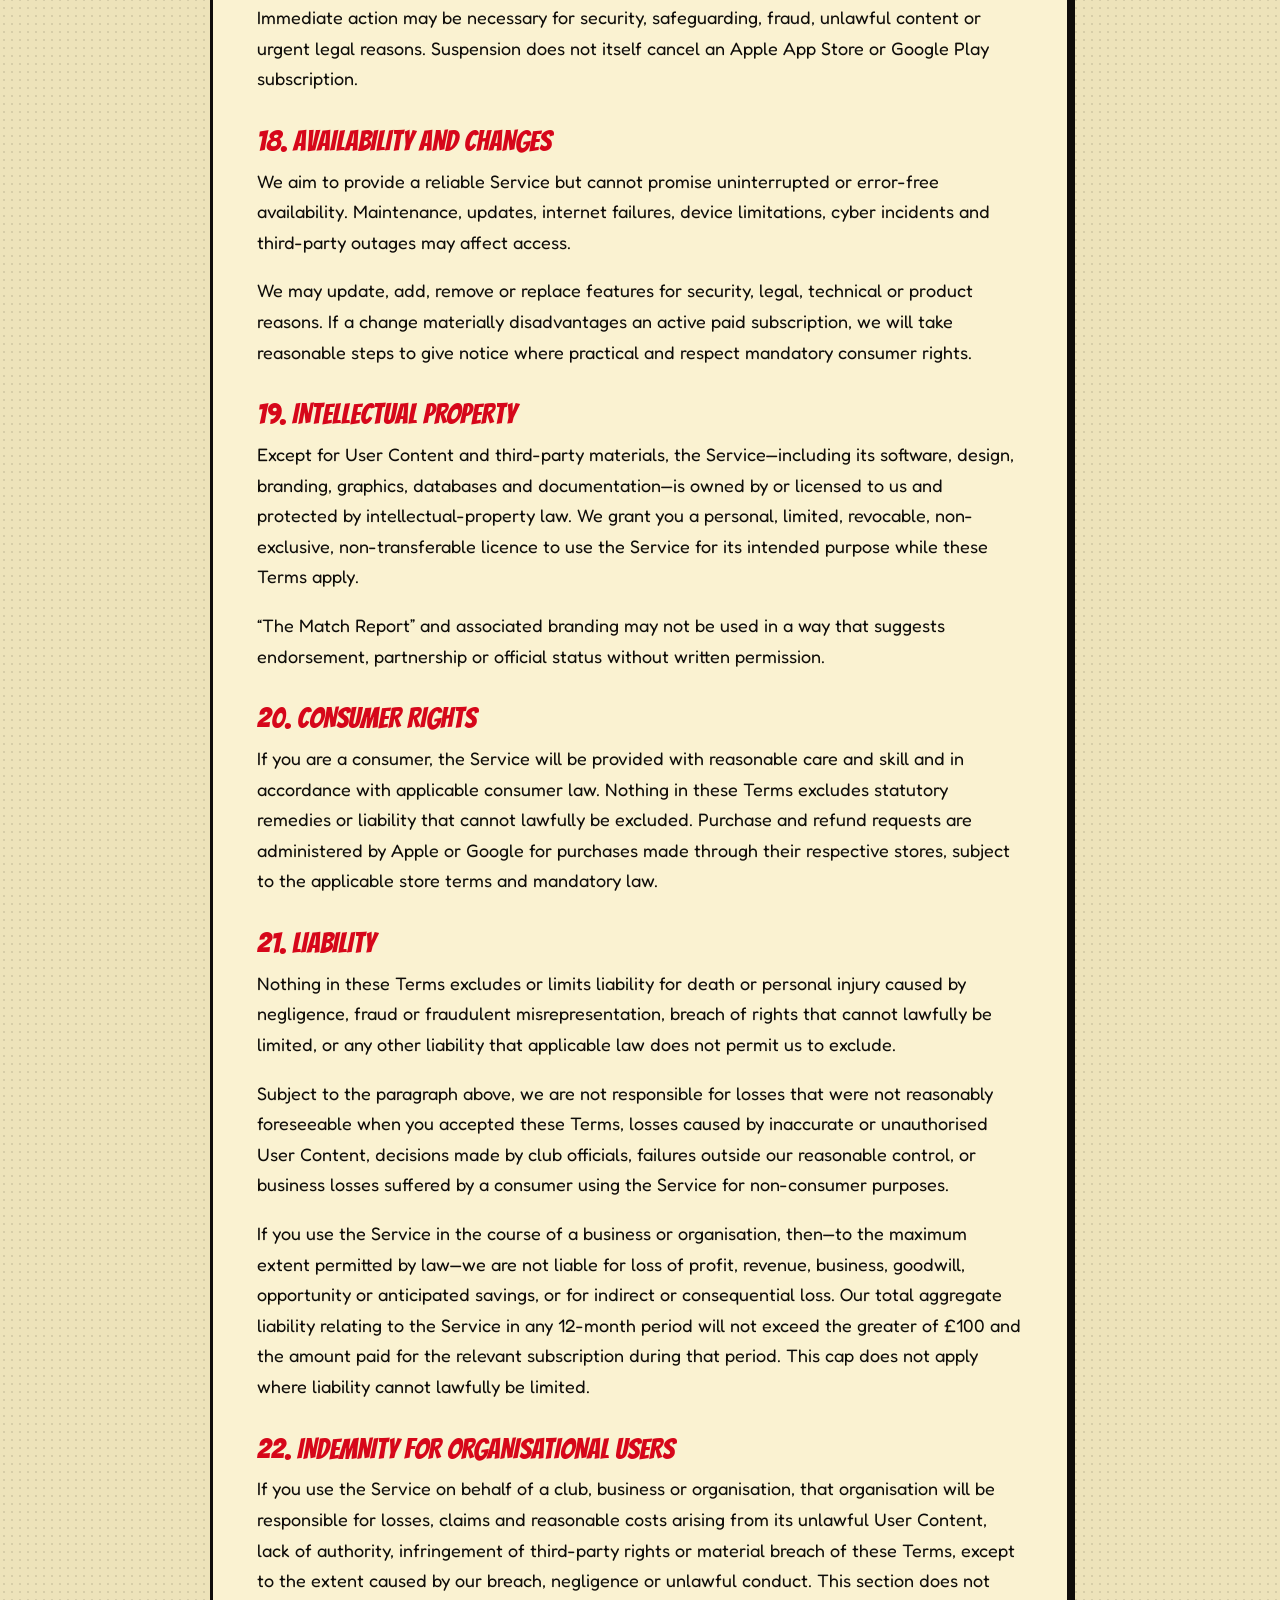
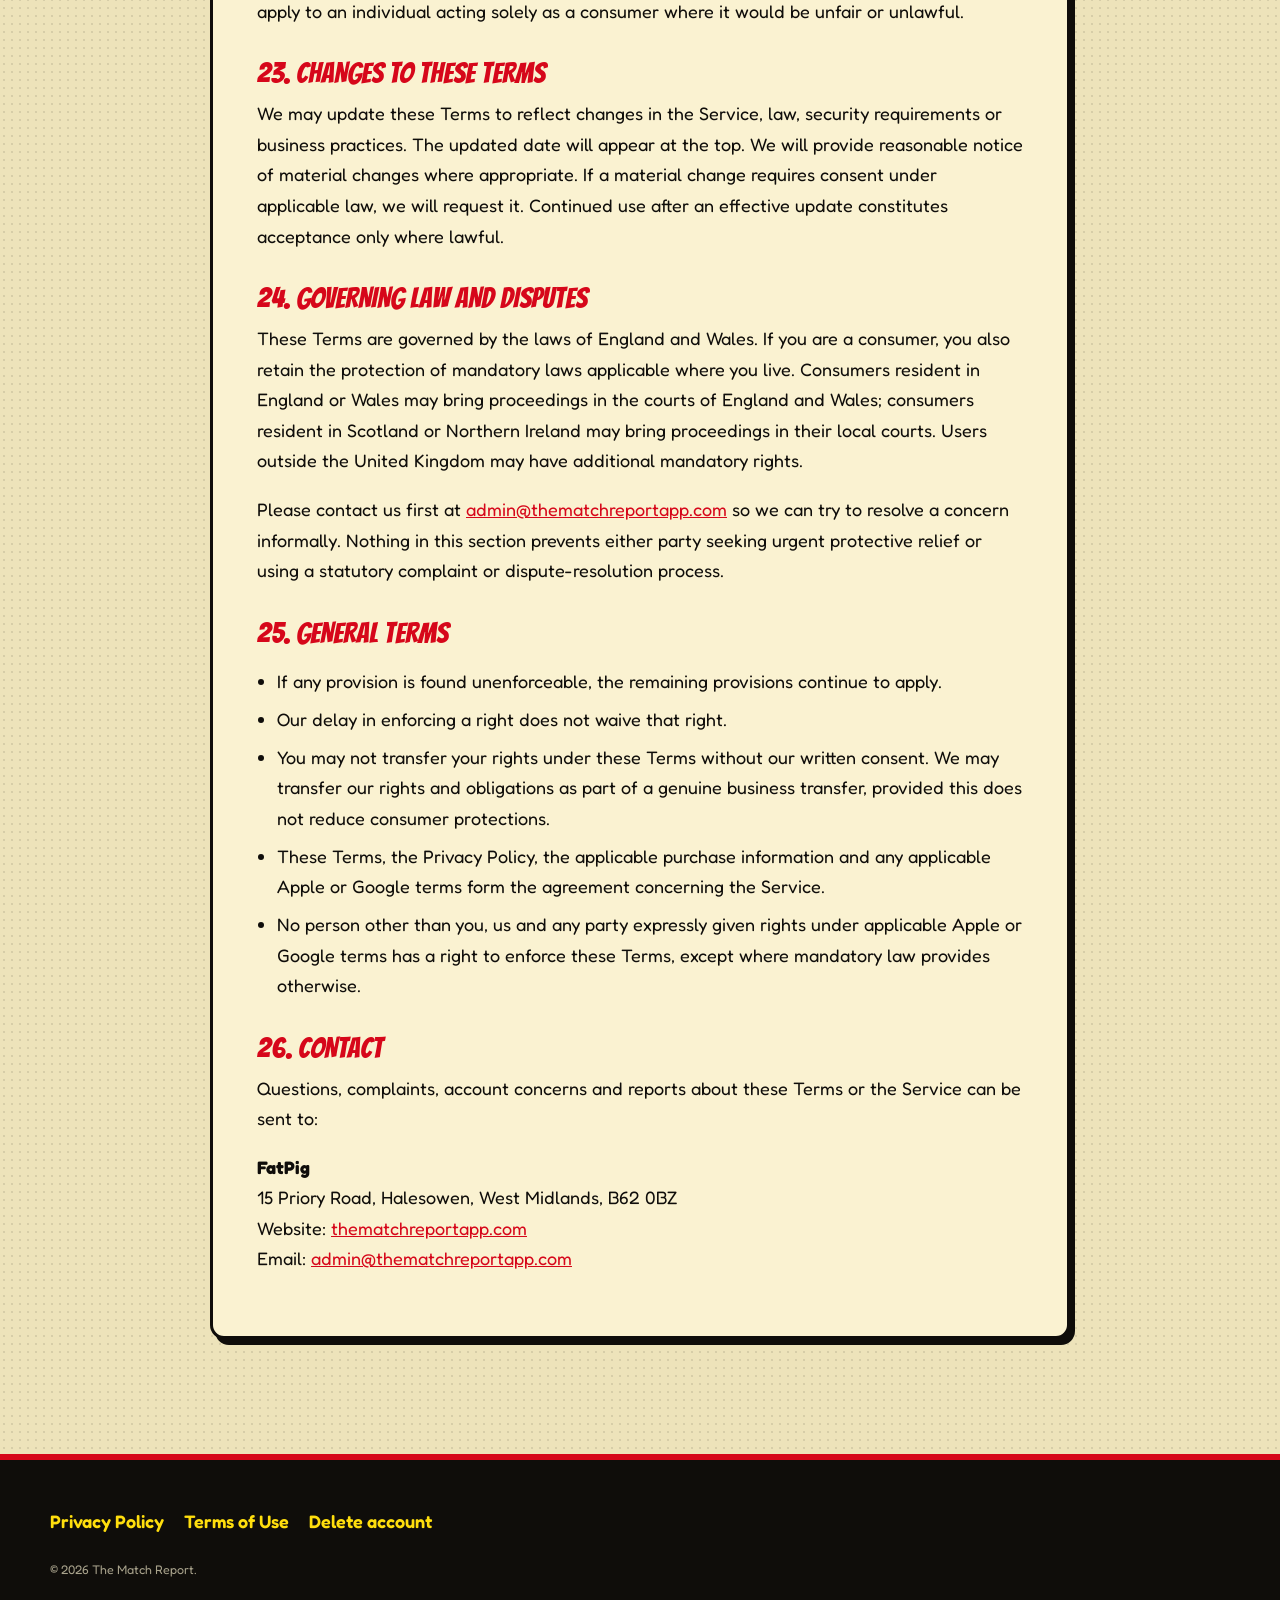
<file: terms.html>
<!doctype html>
<html lang="en-GB">
<head>
  <meta charset="utf-8"/>
  <meta content="width=device-width, initial-scale=1" name="viewport"/>
  <title>Terms of Use | The Match Report</title>
  <meta content="Terms of Use for The Match Report mobile app and website." name="description"/>
  <meta content="#D6071A" name="theme-color"/>
  <link href="assets/img/favicon.png" rel="icon" type="image/png"/>
  <link as="font" crossorigin="" href="assets/fonts/bangers-latin-400-normal.woff2" rel="preload" type="font/woff2"/>
  <link href="css/styles.css" rel="stylesheet"/>
  <style>
    .policy { padding-top: 2rem; }
    .policy h1 { margin-bottom: .5rem; }
    .policy h2 { font-family: var(--display); font-weight: 400; text-transform: uppercase; font-size: 1.8rem; margin: 2rem 0 .6rem; color: var(--scarlet); }
    .policy h3 { margin: 1.4rem 0 .45rem; font-size: 1.15rem; font-weight: 800; }
    .policy p, .policy li { line-height: 1.7; }
    .policy ul { padding-left: 1.25rem; }
    .policy li { margin: .45rem 0; }
    .policy .manual { padding: clamp(20px, 4vw, 44px); }
    .policy .meta { color: var(--ink-soft); margin-bottom: 1rem; }
    .policy a { color: var(--scarlet); }
  </style>
</head>
<body>
  <header class="site-header">
    <div class="wrap header-inner">
      <a aria-label="The Match Report home" class="brand" href="index.html">
        <img alt="" height="52" src="assets/img/logo.webp" width="52"/>
        <span class="brand-word">The Match Report</span>
      </a>
      <nav class="site-nav" style="display:flex">
        <a class="btn btn-yellow btn-sm" href="index.html">← Back to site</a>
      </nav>
    </div>
  </header>

  <main class="section newsprint policy">
    <div class="wrap narrow">
      <h1 class="comic-title">Terms of Use</h1>
      <p class="lead meta">Effective date: 26 October 2026<br/>Last updated: 15 November 2026</p>

      <div class="manual panel">
        <p>These Terms of Use (“Terms”) govern your access to and use of The Match Report mobile application, the <a href="https://thematchreportapp.com">thematchreportapp.com</a> website, related online services and supporting systems (together, the “Service”). The Service is provided by <strong>FatPig</strong> (“FatPig”, “The Match Report”, “we”, “us” or “our”). Our support email address is <a href="mailto:admin@thematchreportapp.com">admin@thematchreportapp.com</a>.</p>

        <p>Please read these Terms carefully. By creating an account, joining a team, starting a subscription, accepting an invitation or otherwise using the Service, you agree to these Terms. If you do not agree, do not create an account or use the Service. Nothing in these Terms limits rights that cannot lawfully be limited, including mandatory consumer rights.</p>

        <h2>1. About The Match Report</h2>
        <p>The Match Report helps grassroots football clubs and teams organise members, players, fixtures, training, attendance, live match events, statistics, match reports, awards, voting, announcements and related team information. It is an organisational and record-keeping tool. It is not an official governing-body system, safeguarding service, emergency service, medical service, legal service, payment adviser or substitute for the judgement and responsibilities of club officials.</p>
        <p>Scores, statistics, attendance, player details and reports are entered by users. Unless expressly stated otherwise, we do not independently verify that user-provided information is complete, accurate or authorised.</p>

        <h2>2. Eligibility and authority</h2>
        <p>You must be legally capable of entering into these Terms. If you use the Service for a club, team, organisation or another person, you confirm that you have authority to do so and to provide any information you submit.</p>
        <p>Children must not create or operate an account unless permitted by applicable law and appropriately authorised or supervised by a parent, guardian, club or responsible adult. Adults who create or manage records about children are responsible for having an appropriate lawful basis, permission and safeguarding process. A child’s appearance in a squad or match record does not mean that we have independently obtained parental consent.</p>

        <h2>3. Accounts and security</h2>
        <p>You must provide accurate information, keep it current and use only an account you are entitled to control. You are responsible for activity carried out through your account, except to the extent caused by our failure to use reasonable care and skill.</p>
        <ul>
          <li>Keep passwords, sign-in credentials, invitation codes and team codes confidential.</li>
          <li>Do not share an account between people or allow another person to impersonate you.</li>
          <li>Tell us promptly at <a href="mailto:admin@thematchreportapp.com">admin@thematchreportapp.com</a> if you believe an account or team code has been compromised.</li>
          <li>Use Sign in with Apple, Google or another authentication provider only in accordance with that provider’s terms.</li>
        </ul>
        <p>We may require reauthentication or other reasonable verification before sensitive actions such as account deletion or changes to access rights.</p>

        <h2>4. Roles and permissions</h2>
        <p>The Service supports different roles. Permissions shown in the app form part of the Service design, but a role does not itself grant legal authority within a real-world club.</p>
        <ul>
          <li><strong>Club Owner:</strong> purchases the Owner subscription, may create and sponsor multiple teams, may manage those teams and may appoint Managers, Coaches and, where available, Admins.</li>
          <li><strong>Independent Manager:</strong> purchases the Manager subscription and may create and sponsor one team.</li>
          <li><strong>Appointed Manager:</strong> may manage an Owner-sponsored team without purchasing a separate subscription. Each team may have no more than one appointed Manager.</li>
          <li><strong>Coach:</strong> may receive team editing access when appointed by an Owner or Manager and does not purchase a subscription for that access.</li>
          <li><strong>Admin:</strong> is appointed by an Owner, is covered by the Owner subscription and cannot independently sponsor a team.</li>
          <li><strong>Player, Parent and Fan/Supporter:</strong> generally use free access and have read-only or specifically limited actions, such as managing an authorised personal profile, responding to attendance or voting where enabled.</li>
        </ul>
        <p>Owners and Managers are responsible for appointing appropriate people, reviewing access regularly and removing access when it is no longer justified. We may change permission mechanics to improve security, comply with law or maintain the Service, but we will not intentionally remove paid core functionality during an active paid period without a valid reason.</p>

        <h2>5. Team ownership and administration</h2>
        <p>An app role is an administrative permission, not proof of ownership of a club name, crest, database, player record or other intellectual property. Users must resolve internal club disputes themselves. We may temporarily restrict changes while investigating a credible ownership, security or safeguarding dispute.</p>
        <p>A sponsoring Owner may manage a team even when a Manager is appointed. Appointed Managers, Coaches and Admins receive access only while authorised by the relevant sponsoring account or club administrator. If the sponsoring account is removed or its subscription ends, access may change as described below.</p>

        <h2>6. Subscriptions and payment</h2>
        <p>Paid subscriptions are offered as auto-renewable monthly subscriptions through Apple’s App Store on iOS and Google Play on Android. Available products currently include an Owner plan and a Manager plan. The exact price and currency are displayed by the applicable store before purchase and may vary by territory, tax treatment or future price changes.</p>
        <ul>
          <li>The <strong>Owner monthly subscription</strong> sponsors multiple Owner-created teams.</li>
          <li>The <strong>Manager monthly subscription</strong> sponsors one independently created team.</li>
          <li>There is no free trial or introductory price unless the purchase screen expressly states otherwise.</li>
          <li>Payment is charged to your Apple Account or Google Play account when the purchase is confirmed.</li>
          <li>The subscription renews automatically for another monthly period unless cancelled through the applicable store before renewal, subject to that store’s rules.</li>
          <li>Apple or Google manages billing, renewal, cancellation and refunds for purchases made through its store. We cannot directly cancel a store subscription or issue a store refund.</li>
          <li>You can manage or cancel a subscription in your Apple App Store or Google Play subscription settings. Deleting The Match Report account or uninstalling the app does not cancel the subscription.</li>
        </ul>
        <p>Where the applicable store permits an upgrade, it may take effect immediately. A downgrade, including Owner to Manager, may take effect at the next renewal date. Until the store completes the change, the entitlement currently reported by the store and our subscription processor will normally continue to apply.</p>

        <h2>7. Subscription expiry, billing issues and restoration</h2>
        <p>If a sponsoring subscription expires, is cancelled, refunded, revoked or cannot be confirmed, the sponsored team will normally become read-only. Team information is not deleted solely because a subscription expires. Editing access may resume after the relevant subscription becomes active and the entitlement is restored.</p>
        <p>Appointed Managers, Coaches and Admins do not have independent paid entitlement to an Owner-sponsored team. Their editing access therefore depends on the sponsoring Owner subscription. Members may use Restore Purchases where available. Restoration requires the appropriate Apple App Store or Google Play purchase and the app account associated with that entitlement.</p>
        <p>We may correct access where a receipt, entitlement or account association is invalid, duplicated, fraudulent or assigned in error.</p>

        <h2>8. User content</h2>
        <p>“User Content” includes club and team names, crests, player details, photographs, attendance information, fixtures, scores, live match events, statistics, reports, comments, messages, votes, awards and other material submitted through the Service.</p>
        <p>You retain any rights you lawfully hold in your User Content. You grant us a non-exclusive, worldwide, royalty-free licence to host, store, copy, process, transmit, display, format and back up User Content only as reasonably necessary to operate, secure, improve and support the Service, comply with law and enforce these Terms. This licence ends when the content is deleted from our active systems, subject to reasonable backup cycles and lawful retention.</p>
        <p>You confirm that you have the rights, authority, permissions and lawful basis needed to submit User Content and make it available to the intended team members. You must not upload content that infringes privacy, confidentiality, image rights, copyright, database rights, trade marks or other rights.</p>

        <h2>9. Children, player data and safeguarding</h2>
        <p>Grassroots football can involve children and vulnerable people. Owners, Managers, Coaches, Admins and Parents must follow applicable safeguarding laws, governing-body rules and club policies. In particular, you must:</p>
        <ul>
          <li>collect only information genuinely needed for team administration;</li>
          <li>obtain appropriate consent or establish another valid legal basis before adding a child’s details or image;</li>
          <li>avoid publishing sensitive information in free-text reports or announcements;</li>
          <li>restrict access to responsible people and remove access promptly when roles change;</li>
          <li>never use the Service for private grooming, harassment, exploitation or inappropriate contact;</li>
          <li>use the appropriate emergency, police, safeguarding or governing-body channels for immediate concerns.</li>
        </ul>
        <p>The Service is not designed to store medical records, criminal-record checks, identity documents, payment-card data or highly sensitive safeguarding case files. Do not enter such material.</p>

        <h2>10. Acceptable use</h2>
        <p>You must not use or attempt to use the Service to:</p>
        <ul>
          <li>break any law, regulation, court order, governing-body rule or another person’s rights;</li>
          <li>harass, threaten, abuse, discriminate against, exploit or endanger anyone;</li>
          <li>publish unlawful, defamatory, obscene, hateful, deceptive or deliberately false material;</li>
          <li>collect, expose or misuse another person’s personal data;</li>
          <li>gain unauthorised access to an account, team, device, API, database or system;</li>
          <li>share invitation codes with unauthorised people, bypass subscription checks or manipulate roles;</li>
          <li>introduce malware, automate abusive traffic, scrape the Service or interfere with availability;</li>
          <li>reverse engineer or copy the Service except where applicable law expressly permits it;</li>
          <li>use the Service to create a competing database or commercial product without written permission;</li>
          <li>misrepresent unofficial statistics or reports as official records where they are not.</li>
        </ul>

        <h2>11. Reporting and moderation</h2>
        <p>Report suspected misuse, unlawful content, privacy concerns or safeguarding concerns to <a href="mailto:admin@thematchreportapp.com">admin@thematchreportapp.com</a>. Give enough information for us to identify the relevant account or team, but do not email unnecessary sensitive information.</p>
        <p>We may investigate, preserve evidence, restrict visibility, remove content, suspend access or contact appropriate authorities where reasonably necessary. We do not undertake to monitor all User Content and are not responsible for resolving internal selection, performance, disciplinary or club-governance disagreements.</p>

        <h2>12. Accuracy and sporting decisions</h2>
        <p>The Service may calculate or display statistics based on user entries. Mistakes, delayed synchronisation, incomplete records or differences from official competition records may occur. Users should verify information before relying on it for registration, discipline, insurance, safeguarding, medical, contractual or official competition purposes.</p>
        <p>Nothing in the Service determines player selection, employment status, eligibility, medical fitness, disciplinary sanctions or the result recognised by a league or governing body.</p>

        <h2>13. Notifications and device permissions</h2>
        <p>If enabled, the Service may send fixture, training, attendance, voting, match-report, announcement and administrative notifications. Delivery is not guaranteed and may be delayed or blocked by device settings, network conditions or third-party services. Do not rely on a push notification as the only way of communicating urgent information.</p>

        <h2>14. Third-party services</h2>
        <p>The Service relies on third parties, including Apple, Firebase/Google and RevenueCat, for distribution, authentication, hosting, databases, notifications and subscription processing. Their own terms and privacy notices may also apply. We are not responsible for a third-party service outside our reasonable control, but this does not remove any responsibility we have under applicable law.</p>
        <p>The iOS app is also licensed under Apple’s standard Licensed Application End User License Agreement unless a custom EULA is displayed for the app. These Terms supplement, and do not replace, Apple’s terms concerning the App Store and your use of the downloaded application. If there is a conflict about an Apple-controlled purchase or software-licence matter, Apple’s applicable terms govern that matter.</p>
        <p>Use of the Android app and purchases made through Google Play are also subject to Google Play’s applicable terms. If there is a conflict about a Google-controlled purchase or distribution matter, Google’s applicable terms govern that matter.</p>

        <h2>15. Privacy</h2>
        <p>Our <a href="https://thematchreportapp.com/privacy.html">Privacy Policy</a> explains what personal data we collect, why we use it, who receives it, how long it is retained and the rights available to individuals. The Privacy Policy forms part of the information governing use of the Service but is not intended to reduce any statutory privacy right.</p>

        <h2>16. Account deletion</h2>
        <p>You can permanently delete your account through Account Settings in the app. Deletion removes your sign-in identity and private app data from active systems, including your user profile, team memberships, private messages and device records.</p>
        <p>Deleting an account does not automatically delete sponsored teams or their shared content. Shared team records, such as match reports and attendance history, may remain for other authorised team members. Transaction, security, fraud-prevention, tax and other legally required records may also be retained.</p>
        <ul>
          <li>Your membership is removed from each team connected with your account.</li>
          <li>Shared team records are retained where other authorised team members need them.</li>
          <li>Deleting an account does not cancel an Apple App Store or Google Play subscription. Cancel the subscription separately through the store where it was purchased.</li>
          <li>Apple, Google, RevenueCat and other payment providers may retain transaction records under their own legal and contractual obligations.</li>
        </ul>

        <h2>17. Suspension and termination</h2>
        <p>You may stop using the Service at any time. We may suspend or terminate access where we reasonably believe there is unlawful conduct, a serious safeguarding or security risk, fraud, abusive use, material breach of these Terms, a legal requirement or a threat to the Service or another person.</p>
        <p>Where appropriate, we will give notice and a reasonable opportunity to remedy the issue. Immediate action may be necessary for security, safeguarding, fraud, unlawful content or urgent legal reasons. Suspension does not itself cancel an Apple App Store or Google Play subscription.</p>

        <h2>18. Availability and changes</h2>
        <p>We aim to provide a reliable Service but cannot promise uninterrupted or error-free availability. Maintenance, updates, internet failures, device limitations, cyber incidents and third-party outages may affect access.</p>
        <p>We may update, add, remove or replace features for security, legal, technical or product reasons. If a change materially disadvantages an active paid subscription, we will take reasonable steps to give notice where practical and respect mandatory consumer rights.</p>

        <h2>19. Intellectual property</h2>
        <p>Except for User Content and third-party materials, the Service—including its software, design, branding, graphics, databases and documentation—is owned by or licensed to us and protected by intellectual-property law. We grant you a personal, limited, revocable, non-exclusive, non-transferable licence to use the Service for its intended purpose while these Terms apply.</p>
        <p>“The Match Report” and associated branding may not be used in a way that suggests endorsement, partnership or official status without written permission.</p>

        <h2>20. Consumer rights</h2>
        <p>If you are a consumer, the Service will be provided with reasonable care and skill and in accordance with applicable consumer law. Nothing in these Terms excludes statutory remedies or liability that cannot lawfully be excluded. Purchase and refund requests are administered by Apple or Google for purchases made through their respective stores, subject to the applicable store terms and mandatory law.</p>

        <h2>21. Liability</h2>
        <p>Nothing in these Terms excludes or limits liability for death or personal injury caused by negligence, fraud or fraudulent misrepresentation, breach of rights that cannot lawfully be limited, or any other liability that applicable law does not permit us to exclude.</p>
        <p>Subject to the paragraph above, we are not responsible for losses that were not reasonably foreseeable when you accepted these Terms, losses caused by inaccurate or unauthorised User Content, decisions made by club officials, failures outside our reasonable control, or business losses suffered by a consumer using the Service for non-consumer purposes.</p>
        <p>If you use the Service in the course of a business or organisation, then—to the maximum extent permitted by law—we are not liable for loss of profit, revenue, business, goodwill, opportunity or anticipated savings, or for indirect or consequential loss. Our total aggregate liability relating to the Service in any 12-month period will not exceed the greater of £100 and the amount paid for the relevant subscription during that period. This cap does not apply where liability cannot lawfully be limited.</p>

        <h2>22. Indemnity for organisational users</h2>
        <p>If you use the Service on behalf of a club, business or organisation, that organisation will be responsible for losses, claims and reasonable costs arising from its unlawful User Content, lack of authority, infringement of third-party rights or material breach of these Terms, except to the extent caused by our breach, negligence or unlawful conduct. This section does not apply to an individual acting solely as a consumer where it would be unfair or unlawful.</p>

        <h2>23. Changes to these Terms</h2>
        <p>We may update these Terms to reflect changes in the Service, law, security requirements or business practices. The updated date will appear at the top. We will provide reasonable notice of material changes where appropriate. If a material change requires consent under applicable law, we will request it. Continued use after an effective update constitutes acceptance only where lawful.</p>

        <h2>24. Governing law and disputes</h2>
        <p>These Terms are governed by the laws of England and Wales. If you are a consumer, you also retain the protection of mandatory laws applicable where you live. Consumers resident in England or Wales may bring proceedings in the courts of England and Wales; consumers resident in Scotland or Northern Ireland may bring proceedings in their local courts. Users outside the United Kingdom may have additional mandatory rights.</p>
        <p>Please contact us first at <a href="mailto:admin@thematchreportapp.com">admin@thematchreportapp.com</a> so we can try to resolve a concern informally. Nothing in this section prevents either party seeking urgent protective relief or using a statutory complaint or dispute-resolution process.</p>

        <h2>25. General terms</h2>
        <ul>
          <li>If any provision is found unenforceable, the remaining provisions continue to apply.</li>
          <li>Our delay in enforcing a right does not waive that right.</li>
          <li>You may not transfer your rights under these Terms without our written consent. We may transfer our rights and obligations as part of a genuine business transfer, provided this does not reduce consumer protections.</li>
          <li>These Terms, the Privacy Policy, the applicable purchase information and any applicable Apple or Google terms form the agreement concerning the Service.</li>
          <li>No person other than you, us and any party expressly given rights under applicable Apple or Google terms has a right to enforce these Terms, except where mandatory law provides otherwise.</li>
        </ul>

        <h2>26. Contact</h2>
        <p>Questions, complaints, account concerns and reports about these Terms or the Service can be sent to:</p>
        <p><strong>FatPig</strong><br/>
        15 Priory Road, Halesowen, West Midlands, B62 0BZ<br/>
        Website: <a href="https://thematchreportapp.com">thematchreportapp.com</a><br/>
        Email: <a href="mailto:admin@thematchreportapp.com">admin@thematchreportapp.com</a></p>
      </div>
    </div>
  </main>

  <footer class="site-footer">
    <div class="wrap footer-inner">
      <nav class="footer-links" aria-label="Legal links">
        <a href="privacy.html">Privacy Policy</a>
        <a href="terms.html">Terms of Use</a>
        <a href="delete-account.html">Delete account</a>
      </nav>
      <p class="legal">© <span id="year">2026</span> The Match Report.</p>
    </div>
  </footer>
</body>
</html>
</file>
<file: css/styles.css>
/* ==========================================================
   The Match Report — website styles
   Brand palette from the iOS/Android design system (BRANDING.md)
   ========================================================== */
/* Self-hosted fonts (SIL Open Font License) — Fredoka matches the apps' rounded type, Bangers adds the comic SFX */
@font-face { font-family: "Bangers"; src: url("../assets/fonts/bangers-latin-400-normal.woff2") format("woff2"); font-weight: 400; font-display: swap; }
@font-face { font-family: "Fredoka"; src: url("../assets/fonts/fredoka-latin-400-normal.woff2") format("woff2"); font-weight: 400; font-display: swap; }
@font-face { font-family: "Fredoka"; src: url("../assets/fonts/fredoka-latin-500-normal.woff2") format("woff2"); font-weight: 500; font-display: swap; }
@font-face { font-family: "Fredoka"; src: url("../assets/fonts/fredoka-latin-600-normal.woff2") format("woff2"); font-weight: 600; font-display: swap; }
@font-face { font-family: "Fredoka"; src: url("../assets/fonts/fredoka-latin-700-normal.woff2") format("woff2"); font-weight: 700; font-display: swap; }

:root {
  --scarlet: #D6071A;
  --crimson: #9E020F;
  --yellow: #FFDE0D;
  --cream: #FAF2D1;
  --paper: #EDE3BA;
  --ink: #0F0D0A;
  --grass: #1F6B33;
  --grass-light: #2A8A45;
  --white: #fff;

  --display: "Bangers", "Impact", "Arial Black", sans-serif;
  --round: "Fredoka", ui-rounded, "SF Pro Rounded", system-ui, sans-serif;

  --keyline: 3px solid var(--ink);
  --shadow: 5px 6px 0 var(--ink);
  --shadow-lg: 8px 9px 0 var(--ink);
  --radius: 14px;
  --wrap: 1180px;
}

*, *::before, *::after { box-sizing: border-box; }
html { scroll-behavior: smooth; -webkit-text-size-adjust: 100%; overflow-x: clip; }
body {
  margin: 0;
  font-family: var(--round);
  font-size: 18px;
  line-height: 1.55;
  color: var(--ink);
  background: var(--paper);
  overflow-x: hidden;
}
img { max-width: 100%; height: auto; display: block; }
a { color: var(--crimson); }
h1, h2, h3, h4 { margin: 0; line-height: 1.05; }
p { margin: 0 0 1em; }
button { font: inherit; cursor: pointer; }

.wrap { width: min(var(--wrap), 100% - 32px); margin-inline: auto; }
.narrow { max-width: 860px; }
.skip { position: absolute; left: -999px; top: 0; background: var(--yellow); padding: 8px 12px; z-index: 100; }
.skip:focus { left: 8px; }

:focus-visible { outline: 3px dashed var(--scarlet); outline-offset: 3px; }

/* ---------- Textures ---------- */
.newsprint {
  background-color: var(--paper);
  background-image: radial-gradient(rgba(15,13,10,.10) 1.2px, transparent 1.4px);
  background-size: 8px 8px;
}
.halftone-red {
  background-color: var(--scarlet);
  background-image:
    radial-gradient(rgba(158,2,15,.55) 2px, transparent 2.4px),
    linear-gradient(180deg, var(--scarlet), var(--crimson));
  background-size: 12px 12px, 100% 100%;
  color: var(--white);
}
.halftone-ink {
  background-color: #17140f;
  background-image: radial-gradient(rgba(255,222,13,.10) 1.6px, transparent 1.9px);
  background-size: 11px 11px;
  color: var(--cream);
}
.halftone-yellow {
  background-color: var(--yellow);
  background-image: radial-gradient(rgba(214,7,26,.16) 2px, transparent 2.4px);
  background-size: 12px 12px;
}

/* ---------- Typography ---------- */
.comic-title {
  font-family: var(--display);
  font-weight: 400;
  font-size: clamp(2.4rem, 5.5vw, 4.2rem);
  letter-spacing: .02em;
  text-transform: uppercase;
  color: var(--ink);
  line-height: .95;
  transform: rotate(-1deg);
  text-shadow: 3px 3px 0 var(--yellow);
}
.comic-title.on-dark { color: var(--yellow); text-shadow: 4px 4px 0 var(--ink); }
.comic-title.sm { font-size: 1.7rem; transform: none; text-shadow: none; }
.eyebrow {
  font-weight: 700;
  text-transform: uppercase;
  letter-spacing: .08em;
  font-size: .85rem;
  color: var(--scarlet);
  margin-bottom: .5rem;
}
.eyebrow-yellow { color: var(--yellow); }
.lead { font-size: 1.15rem; max-width: 60ch; margin-top: 1rem; }
.on-dark { color: var(--cream); }
.section { padding: clamp(64px, 9vw, 120px) 0; position: relative; overflow: hidden; }
.section-head { text-align: center; margin-bottom: 48px; }
.section-head .lead { margin-inline: auto; }

/* ---------- Buttons ---------- */
.btn {
  display: inline-flex; align-items: center; justify-content: center; gap: 8px;
  font-family: var(--round); font-weight: 700; font-style: italic;
  text-transform: uppercase; text-decoration: none; letter-spacing: .02em;
  padding: 12px 20px; border: var(--keyline); border-radius: 10px;
  box-shadow: 3px 4px 0 var(--ink);
  transition: transform .12s ease, box-shadow .12s ease;
  color: var(--ink);
}
.btn:hover { transform: translate(-1px,-2px); box-shadow: 5px 6px 0 var(--ink); }
.btn:active { transform: translate(2px,3px); box-shadow: 0 0 0 var(--ink); }
.btn-red { background: var(--scarlet); color: var(--white); }
.btn-yellow { background: var(--yellow); }
.btn-cream { background: var(--cream); }
.btn-ink { background: var(--ink); color: var(--yellow); border-color: var(--yellow); box-shadow: 3px 4px 0 var(--yellow); }
.btn-sm { padding: 8px 14px; font-size: .9rem; }

/* ---------- Header ---------- */
.site-header {
  position: sticky; top: 0; z-index: 50;
  background: var(--ink);
  border-bottom: 4px solid var(--yellow);
}
.header-inner { display: flex; align-items: center; justify-content: space-between; height: 72px; }
.brand { display: flex; align-items: center; gap: 10px; text-decoration: none; }
.brand img { width: 52px; height: 52px; transition: transform .4s cubic-bezier(.3,1.6,.5,1); }
.brand:hover img { transform: rotate(-12deg) scale(1.08); }
.brand-word {
  font-family: var(--display); font-size: 1.7rem; letter-spacing: .03em;
  color: var(--yellow); text-shadow: 2px 2px 0 var(--scarlet); text-transform: uppercase;
}
.site-nav { display: flex; align-items: center; gap: 22px; }
.site-nav a:not(.btn) {
  color: var(--cream); text-decoration: none; font-weight: 600;
  position: relative;
}
.site-nav a:not(.btn)::after {
  content: ""; position: absolute; left: 0; right: 100%; bottom: -4px; height: 3px;
  background: var(--scarlet); transition: right .2s ease;
}
.site-nav a:not(.btn):hover::after { right: 0; }
.nav-toggle { display: none; background: none; border: 0; padding: 8px; }
.nav-toggle span { display: block; width: 26px; height: 3px; background: var(--yellow); margin: 5px 0; transition: .2s; }

/* ---------- Hero ---------- */
.hero { padding: 56px 0 80px; position: relative; overflow: hidden; }
.sunburst {
  position: absolute; inset: -50%;
  background: repeating-conic-gradient(from 0deg at 68% 50%, rgba(255,222,13,.10) 0 7.5deg, transparent 7.5deg 15deg);
  animation: spin 80s linear infinite;
  pointer-events: none;
}
.sunburst-dark { background: repeating-conic-gradient(from 0deg at 50% 45%, rgba(214,7,26,.22) 0 7.5deg, transparent 7.5deg 15deg); }
@keyframes spin { to { transform: rotate(360deg); } }

.hero-grid { position: relative; display: grid; grid-template-columns: 1.05fr 1fr; gap: 40px; align-items: center; }
.masthead-strip {
  display: inline-flex; flex-wrap: wrap; gap: 0;
  background: var(--yellow); color: var(--ink); border: var(--keyline);
  box-shadow: 4px 4px 0 var(--ink); transform: rotate(-2deg);
  font-weight: 700; text-transform: uppercase; font-size: .78rem; letter-spacing: .06em;
  margin-bottom: 24px;
}
.masthead-strip span { padding: 6px 12px; }
.masthead-strip span + span { border-left: 3px solid var(--ink); }

.cover-title {
  font-family: var(--display); font-weight: 400; text-transform: uppercase;
  font-size: clamp(3.4rem, 9vw, 7.4rem); line-height: .86; letter-spacing: .015em;
}
.cover-title .line { display: block; }
.cover-title .l1 {
  color: var(--yellow);
  -webkit-text-stroke: 3px var(--ink); paint-order: stroke fill;
  text-shadow: 6px 6px 0 var(--ink);
  transform: rotate(-3deg); transform-origin: left;
}
.cover-title .l2 {
  color: var(--white);
  -webkit-text-stroke: 3px var(--ink); paint-order: stroke fill;
  text-shadow: 6px 6px 0 var(--ink);
  transform: rotate(-3deg) translateX(.3em); transform-origin: left;
}
.hero-sub { font-size: 1.2rem; max-width: 34em; margin: 28px 0 28px; color: var(--cream); }
.hero-sub strong { color: var(--yellow); }
.hero-note { font-size: .9rem; opacity: .9; margin-top: 14px; }

.store-row { display: flex; flex-wrap: wrap; gap: 14px; }
.store-row.center { justify-content: center; }
.store-badge {
  display: inline-flex; align-items: center; gap: 10px;
  background: var(--ink); color: var(--white); text-decoration: none;
  border: 3px solid var(--white); outline: 3px solid var(--ink);
  border-radius: 12px; padding: 9px 18px 9px 14px; min-width: 190px;
  box-shadow: 6px 7px 0 var(--ink);
  transition: transform .15s ease, box-shadow .15s ease;
}
.store-badge:hover { transform: translate(-2px,-3px) rotate(-1deg); box-shadow: 9px 10px 0 var(--ink); }
.store-badge svg { width: 30px; height: 30px; flex: none; }
.store-badge span { display: flex; flex-direction: column; font-weight: 600; font-size: 1.35rem; line-height: 1.05; }
.store-badge small { font-size: .7rem; font-weight: 500; letter-spacing: .04em; }

.hero-art { position: relative; }
.cover-panel {
  position: relative;
  background: var(--cream);
  background-image: radial-gradient(rgba(214,7,26,.25) 2px, transparent 2.4px);
  background-size: 10px 10px;
  border: 5px solid var(--ink); border-radius: 6px;
  box-shadow: 12px 12px 0 var(--ink);
  transform: rotate(2deg);
  aspect-ratio: 5 / 4;
  overflow: visible;
}
.hero-player {
  position: absolute; width: 118%; max-width: none; left: -14%; bottom: -6%;
  filter: drop-shadow(6px 6px 0 rgba(15,13,10,.85));
  animation: bob 4s ease-in-out infinite;
}
@keyframes bob { 50% { transform: translateY(-8px) rotate(-1deg); } }
.hero-burst { position: absolute; right: -24px; top: -36px; width: 150px; height: 150px; font-size: 1.25rem; }
.hero-speech { position: absolute; left: -18px; top: 18px; max-width: 220px; }

/* ---------- Comic bits: bursts & speech bubbles ---------- */
.burst {
  display: grid; place-items: center; text-align: center;
  font-family: var(--display); text-transform: uppercase; line-height: .95;
  color: var(--ink);
  clip-path: polygon(50% 0%, 61% 15%, 79% 6%, 79% 24%, 98% 22%, 88% 39%, 100% 50%, 88% 61%, 98% 78%, 79% 76%, 79% 94%, 61% 85%, 50% 100%, 39% 85%, 21% 94%, 21% 76%, 2% 78%, 12% 61%, 0% 50%, 12% 39%, 2% 22%, 21% 24%, 21% 6%, 39% 15%);
  filter: drop-shadow(0 0 0 var(--ink));
  animation: pulse 2.4s ease-in-out infinite;
}
.burst span { transform: rotate(-8deg); padding: 18%; }
.burst-yellow { background: var(--yellow); }
.burst-red { background: var(--scarlet); color: var(--yellow); }
@keyframes pulse { 0%,100% { transform: rotate(-6deg) scale(1); } 50% { transform: rotate(4deg) scale(1.07); } }

.speech {
  position: relative; background: var(--white); color: var(--ink);
  border: var(--keyline); border-radius: 18px; padding: 10px 14px;
  font-weight: 700; font-size: 1rem; line-height: 1.2;
  box-shadow: 4px 4px 0 var(--ink);
  transform: rotate(-3deg);
}
.speech::after {
  content: ""; position: absolute; left: 32px; bottom: -18px;
  border: 10px solid transparent; border-top: 14px solid var(--ink); border-left-width: 4px;
}
.speech::before {
  content: ""; position: absolute; left: 35px; bottom: -11px; z-index: 1;
  border: 7px solid transparent; border-top: 10px solid var(--white); border-left-width: 2px;
}

/* ---------- Ticker ---------- */
.ticker {
  background: var(--yellow); border-block: 4px solid var(--ink);
  overflow: hidden; white-space: nowrap; transform: rotate(-1deg) scale(1.02);
  position: relative; z-index: 2; margin-top: -16px;
}
.ticker-track { display: inline-flex; gap: 48px; padding: 12px 0; animation: ticker 50s linear infinite; }
.ticker-track span { font-weight: 700; text-transform: uppercase; font-size: .95rem; }
@keyframes ticker { to { transform: translateX(-50%); } }

/* ---------- Panels ---------- */
.panel {
  background: var(--cream); border: var(--keyline); border-radius: var(--radius);
  box-shadow: var(--shadow); padding: 24px; position: relative;
}

/* Comic strip */
.strip { list-style: none; padding: 0; margin: 0; display: grid; grid-template-columns: repeat(4, 1fr); gap: 22px; }
.strip .panel { padding-top: 64px; min-height: 260px; border-radius: 4px; }
.strip .panel:nth-child(odd) { transform: rotate(-1.2deg); }
.strip .panel:nth-child(even) { transform: rotate(1deg); background: var(--white); }
.strip h3 { font-family: var(--display); font-weight: 400; font-size: 1.9rem; text-transform: uppercase; letter-spacing: .02em; margin-bottom: 10px; }
.strip p { font-size: 1rem; margin: 0; }
.panel-no {
  position: absolute; top: -3px; left: -3px; background: var(--ink); color: var(--yellow);
  font-family: var(--display); font-size: 1.4rem; padding: 4px 14px; border-radius: 4px 0 10px 0;
}
.panel-sfx {
  position: absolute; top: 12px; right: 14px; font-family: var(--display);
  font-size: 2.2rem; letter-spacing: .03em; transform: rotate(8deg);
  -webkit-text-stroke: 2px var(--ink); paint-order: stroke fill; text-shadow: 3px 3px 0 var(--ink);
}
.sfx-red { color: var(--scarlet); }
.sfx-yellow { color: var(--yellow); }
.sfx-green { color: #3fbf62; }

/* ---------- Live game ---------- */
.live-grid { display: grid; grid-template-columns: 1fr 420px; gap: 56px; align-items: center; }
.tick-list { list-style: none; padding: 0; margin: 24px 0 0; display: grid; gap: 12px; }
.tick-list li { position: relative; padding-left: 36px; }
.tick-list li::before {
  content: "★"; position: absolute; left: 0; top: -1px; width: 26px; height: 26px;
  display: grid; place-items: center; background: var(--scarlet); color: var(--yellow);
  border: 2px solid var(--ink); border-radius: 50%; font-size: .8rem;
}
.tick-list strong { color: var(--yellow); }
.grassroots .tick-list li::before { background: var(--yellow); color: var(--scarlet); }
.try-hint { margin-top: 24px; font-weight: 700; color: var(--yellow); }

.live-demo { display: flex; flex-direction: column; align-items: center; gap: 22px; }
.phone {
  width: 340px; max-width: 100%; aspect-ratio: 9 / 18.5;
  background: var(--ink); border: 4px solid #3a352c; border-radius: 46px;
  padding: 12px; position: relative;
  box-shadow: 0 0 0 4px var(--ink), 14px 16px 0 var(--scarlet);
}
.phone-notch { position: absolute; top: 14px; left: 50%; width: 96px; height: 26px; background: var(--ink); border-radius: 20px; transform: translateX(-50%); z-index: 5; }
.phone-screen { position: relative; width: 100%; height: 100%; border-radius: 34px; overflow: hidden; background: var(--grass); display: flex; flex-direction: column; }
.scorebar {
  display: grid; grid-template-columns: 1fr auto 1fr; align-items: end; gap: 6px;
  padding: 44px 14px 6px; background: rgba(15,13,10,.55); color: var(--white);
}
.scorebar small { display: block; font-size: .6rem; font-weight: 700; color: var(--yellow); letter-spacing: .08em; }
.scorebar b { font-size: .8rem; font-weight: 700; line-height: 1.1; }
.scorebar .right { text-align: right; }
.score { font-family: var(--display); font-size: 2.2rem; line-height: 1; display: flex; gap: 6px; color: var(--yellow); text-shadow: 2px 2px 0 var(--ink); }
.score i { font-style: normal; color: var(--white); }
.score span.bump { animation: bump .6s cubic-bezier(.3,1.8,.5,1); display: inline-block; }
@keyframes bump { 0% { transform: scale(2.2) rotate(-10deg); color: var(--white); } 100% { transform: scale(1); } }
.clockbar { display: flex; justify-content: space-between; padding: 2px 14px 6px; background: rgba(15,13,10,.55); color: var(--cream); font-weight: 700; font-size: .72rem; letter-spacing: .06em; }

.pitch {
  position: relative; flex: 1;
  background: repeating-linear-gradient(180deg, var(--grass) 0 11%, var(--grass-light) 11% 22%);
}
.pitch-lines i { position: absolute; border: 2px solid rgba(255,255,255,.75); }
.pitch-lines .halfway { left: 0; right: 0; top: 50%; border-width: 2px 0 0; }
.pitch-lines .circle { width: 26%; aspect-ratio: 1; left: 37%; top: 50%; transform: translateY(-50%); border-radius: 50%; }
.pitch-lines .box { left: 25%; width: 50%; height: 12%; }
.pitch-lines .box.top { top: -2px; border-top: 0; }
.pitch-lines .box.bottom { bottom: -2px; border-bottom: 0; }

.pp {
  position: absolute; left: var(--x); top: var(--y); transform: translate(-50%,-50%);
  background: none; border: 0; padding: 0; display: flex; flex-direction: column; align-items: center; gap: 2px;
  z-index: 2; transition: transform .2s;
}
.pp img { width: 42px; height: 42px; border-radius: 50%; border: 3px solid var(--ink); background: var(--cream); object-fit: cover; }
.pp span { font-size: .62rem; font-weight: 700; color: var(--white); text-shadow: 0 1px 2px var(--ink); }
.pp:hover, .pp.active { transform: translate(-50%,-50%) scale(1.18); }
.pp.active img { border-color: var(--yellow); box-shadow: 0 0 0 3px var(--scarlet); }
.pass-trail { position: absolute; inset: 0; width: 100%; height: 100%; pointer-events: none; z-index: 1; }
.pass-trail path { fill: none; stroke: var(--yellow); stroke-width: .9; stroke-dasharray: 2 1.6; stroke-linecap: round; filter: drop-shadow(0 0 .6px var(--ink)); animation: dash 1.2s linear forwards; }
@keyframes dash { from { stroke-dashoffset: 60; } to { stroke-dashoffset: 0; } }
.mic { position: absolute; left: 50%; top: 50%; transform: translate(-50%,-50%); width: 30px; height: 30px; background: var(--scarlet); border: 2px solid var(--white); border-radius: 50%; display: grid; place-items: center; font-size: .8rem; opacity: .9; z-index: 0; }

.timeline {
  list-style: none; margin: 0; padding: 8px 12px; height: 104px; overflow: hidden;
  background: var(--cream); color: var(--ink); border-top: 3px solid var(--ink); font-size: .74rem; line-height: 1.3;
  display: flex; flex-direction: column; gap: 4px;
}
.timeline li { animation: slidein .35s ease; flex-shrink: 0; }
.timeline b { display: inline-block; min-width: 30px; color: var(--scarlet); }
@keyframes slidein { from { opacity: 0; transform: translateY(-8px); } }

.goal-overlay {
  position: absolute; inset: 0; z-index: 10; display: grid; place-items: center;
  background: radial-gradient(circle, rgba(255,222,13,.95) 0 30%, rgba(214,7,26,.95) 70%);
  opacity: 0; pointer-events: none; transition: opacity .2s;
}
.goal-overlay.show { opacity: 1; }
.goal-overlay img { position: absolute; height: 82%; width: auto; bottom: 0; filter: drop-shadow(5px 5px 0 var(--ink)); transform: translateY(40px); transition: transform .5s cubic-bezier(.3,1.6,.5,1); }
.goal-overlay.show img { transform: translateY(0); }
.goal-burst { position: absolute; top: 9%; width: 200px; height: 200px; font-size: 3.4rem; z-index: 2; }
#confetti { position: absolute; inset: 0; width: 100%; height: 100%; z-index: 3; }

.demo-controls { display: flex; flex-wrap: wrap; gap: 10px; justify-content: center; max-width: 420px; }
.demo-controls .btn { font-size: .82rem; padding: 9px 13px; }

/* ---------- Features ---------- */
.feature-grid { display: grid; grid-template-columns: repeat(3, 1fr); gap: 30px; }
.feature { padding-top: 44px; }
.feature h3 { font-weight: 700; font-size: 1.35rem; margin-bottom: 12px; }
.feature p { font-size: 1rem; }
.tilt-l { transform: rotate(-.8deg); }
.tilt-r { transform: rotate(.8deg); }
.feature-tag {
  position: absolute; top: -18px; left: 18px; padding: 6px 14px;
  font-family: var(--display); font-size: 1.35rem; letter-spacing: .04em; text-transform: uppercase;
  border: var(--keyline); border-radius: 6px; box-shadow: 3px 3px 0 var(--ink); transform: rotate(-3deg);
}
.tag-red { background: var(--scarlet); color: var(--white); }
.tag-yellow { background: var(--yellow); color: var(--ink); }
.tag-green { background: var(--grass); color: var(--white); }
.format-chips, .stat-cats { display: flex; flex-wrap: wrap; gap: 8px; }
.format-chips span, .stat-cats span {
  background: var(--white); border: 2px solid var(--ink); border-radius: 999px;
  padding: 4px 12px; font-weight: 600; font-size: .85rem;
}
.face-row { display: flex; margin-top: 6px; }
.face-row img { width: 54px; height: 54px; border-radius: 50%; border: 3px solid var(--ink); margin-right: -12px; transition: transform .2s; }
.face-row img:hover { transform: translateY(-8px) scale(1.12); z-index: 1; }
.mini-burst { position: absolute; right: -18px; bottom: -26px; width: 96px; height: 96px; font-size: 1.05rem; }

/* ---------- Stats ---------- */
.stats-grid { display: grid; grid-template-columns: 1fr 460px; gap: 56px; align-items: center; }
.stats .comic-title { text-shadow: 3px 3px 0 var(--white); }
.stats .eyebrow { color: var(--crimson); }
.stat-cats { margin-top: 24px; }
.stat-card { background: var(--cream); }
.stat-card-head { display: flex; justify-content: space-between; align-items: center; margin-bottom: 16px; }
.pill { background: var(--ink); color: var(--yellow); font-size: .7rem; font-weight: 700; text-transform: uppercase; padding: 3px 10px; border-radius: 999px; }
.record { display: grid; grid-template-columns: repeat(4,1fr); gap: 10px; margin-bottom: 20px; }
.record div { background: var(--white); border: 2px solid var(--ink); border-radius: 10px; text-align: center; padding: 8px 4px; }
.record b { display: block; font-family: var(--display); font-size: 2.4rem; line-height: 1; color: var(--scarlet); }
.record small { font-weight: 700; font-size: .72rem; text-transform: uppercase; }
.stat-card h4 { font-family: var(--display); font-weight: 400; font-size: 1.4rem; text-transform: uppercase; margin-bottom: 10px; }
.bars { list-style: none; margin: 0; padding: 0; display: grid; gap: 8px; }
.bars li { display: grid; grid-template-columns: 34px 92px 1fr 30px; align-items: center; gap: 8px; font-weight: 600; font-size: .9rem; }
.bars img { width: 34px; height: 34px; border-radius: 50%; border: 2px solid var(--ink); }
.bars i { height: 16px; background: var(--paper); border: 2px solid var(--ink); border-radius: 4px; position: relative; overflow: hidden; }
.bars i::after { content: ""; position: absolute; inset: 0; width: 0; background: repeating-linear-gradient(45deg, var(--scarlet) 0 6px, var(--crimson) 6px 12px); transition: width 1.4s cubic-bezier(.2,.9,.3,1); }
.stat-card.in .bars i::after { width: var(--w); }
.bars b { font-family: var(--display); font-size: 1.3rem; text-align: right; }

/* ---------- Juniors ---------- */
.juniors-grid { display: grid; grid-template-columns: 420px 1fr; gap: 64px; align-items: center; }
.juniors-art { position: relative; }
.portrait-panel { padding: 10px; transform: rotate(-2deg); background: var(--white); border-radius: 4px; }
.portrait-panel img { border: 3px solid var(--ink); }
.caption-box {
  position: absolute; top: -14px; left: 20px; background: var(--yellow); border: var(--keyline);
  padding: 4px 12px; font-weight: 700; font-style: italic; font-size: .9rem; box-shadow: 3px 3px 0 var(--ink);
}
.juniors-speech { position: absolute; right: -20px; bottom: 40px; max-width: 200px; }
.cards-2 { display: grid; grid-template-columns: 1fr 1fr; gap: 20px; margin-top: 28px; }
.mini { padding: 18px; }
.mini h3 { font-size: 1.1rem; font-weight: 700; margin-bottom: 8px; }
.mini p { font-size: .95rem; margin: 0; }

/* ---------- Grassroots ---------- */
.grass-grid { display: grid; grid-template-columns: 1fr 380px; gap: 56px; align-items: center; }
.celebrate-art { position: relative; }
.celebrate-art img { filter: drop-shadow(8px 8px 0 var(--ink)); max-height: 560px; margin-inline: auto; }
.celebrate-burst { position: absolute; top: 4%; left: -10px; width: 150px; height: 150px; font-size: 1.4rem; }

/* ---------- Roles ---------- */
.roles { display: grid; grid-template-columns: repeat(auto-fit, minmax(150px, 1fr)); gap: 16px; }
.role { padding: 18px 12px; text-align: center; }
.role:nth-child(3n+1) { background: var(--white); }
.role:nth-child(3n+2) { background: var(--yellow); }
.role b { display: block; font-family: var(--display); font-weight: 400; font-size: 1.45rem; letter-spacing: .03em; text-transform: uppercase; color: var(--scarlet); overflow-wrap: anywhere; margin-bottom: 6px; }
.role p { font-size: .9rem; margin: 0; }

/* ---------- Download ---------- */
.download { text-align: center; }
.download-inner { position: relative; display: flex; flex-direction: column; align-items: center; }
.dl-icon { width: 160px; border-radius: 34px; border: 4px solid var(--ink); box-shadow: 8px 8px 0 var(--scarlet); margin-bottom: 30px; animation: bob 3.5s ease-in-out infinite; }
.dl-title { font-size: clamp(2.8rem, 7vw, 5.6rem); }
.dl-title .l2 { transform: rotate(-3deg); }
.download .lead { margin-bottom: 28px; }

/* ---------- FAQ ---------- */
.faq { display: grid; gap: 16px; }
.faq details { padding: 0; }
.faq summary {
  cursor: pointer; list-style: none; padding: 18px 56px 18px 22px; font-weight: 700; font-size: 1.1rem; position: relative;
}
.faq summary::-webkit-details-marker { display: none; }
.faq summary::after {
  content: "+"; position: absolute; right: 16px; top: 50%; transform: translateY(-50%);
  width: 30px; height: 30px; display: grid; place-items: center;
  background: var(--scarlet); color: var(--white); border: 2px solid var(--ink); border-radius: 50%;
  font-family: var(--round); font-weight: 700; font-size: 1.3rem; line-height: 1; transition: transform .2s;
}
.faq details[open] summary::after { content: "–"; background: var(--yellow); color: var(--ink); }
.faq details p { padding: 0 22px 18px; margin: 0; }

/* ---------- Footer ---------- */
.site-footer { background: var(--ink); color: var(--cream); padding: 48px 0 32px; border-top: 6px solid var(--scarlet); }
.footer-inner { display: grid; grid-template-columns: 1fr auto; gap: 24px 40px; align-items: center; }
.footer-brand { display: flex; gap: 14px; align-items: center; }
.footer-brand p { margin: 2px 0 0; font-size: .85rem; opacity: .8; text-transform: uppercase; letter-spacing: .08em; }
.footer-links { display: flex; flex-wrap: wrap; gap: 20px; }
.footer-links a { color: var(--yellow); text-decoration: none; font-weight: 600; }
.footer-links a:hover { text-decoration: underline; }
.legal { grid-column: 1 / -1; font-size: .78rem; opacity: .65; margin: 0; }

/* ---------- Reveal animations ---------- */
.reveal { opacity: 0; transform: translateY(30px) scale(.96) rotate(var(--r, 0deg)); transition: opacity .6s ease, transform .6s cubic-bezier(.3,1.4,.5,1); }
.reveal.in { opacity: 1; transform: none; }
.strip .reveal.in:nth-child(odd) { transform: rotate(-1.2deg); }
.strip .reveal.in:nth-child(even) { transform: rotate(1deg); }
.feature.tilt-l.in { transform: rotate(-.8deg); }
.feature.tilt-r.in { transform: rotate(.8deg); }
.portrait-panel { transition: transform .3s; }

/* ---------- Responsive ---------- */
@media (max-width: 1020px) {
  .hero-grid, .live-grid, .stats-grid, .juniors-grid, .grass-grid { grid-template-columns: 1fr; }
  .hero-art { max-width: 560px; margin: 30px auto 0; width: 100%; }
  .feature-grid { grid-template-columns: 1fr 1fr; }
  .strip { grid-template-columns: 1fr 1fr; }
  .juniors-art { max-width: 420px; margin-inline: auto; }
  .celebrate-art { max-width: 340px; margin-inline: auto; }
  .stat-card { max-width: 520px; width: 100%; margin-inline: auto; }
}
@media (max-width: 760px) {
  body { font-size: 17px; }
  .nav-toggle { display: block; }
  .site-nav {
    position: absolute; top: 72px; left: 0; right: 0; flex-direction: column; align-items: stretch; gap: 0;
    background: var(--ink); border-bottom: 4px solid var(--yellow); padding: 8px 16px 16px;
    display: none;
  }
  .site-nav.open { display: flex; }
  .site-nav a:not(.btn) { padding: 12px 0; border-bottom: 1px solid rgba(255,255,255,.12); }
  .site-nav .btn { margin-top: 12px; }
  .brand-word { font-size: 1.35rem; }
  .feature-grid, .strip, .cards-2 { grid-template-columns: 1fr; }
  .hero-burst { width: 110px; height: 110px; right: -6px; top: -30px; font-size: .95rem; }
  .hero-speech { left: 0; top: -10px; font-size: .85rem; max-width: 170px; }
  .juniors-speech { right: 0; }
  .footer-inner { grid-template-columns: 1fr; }
  .bars li { grid-template-columns: 30px 80px 1fr 26px; font-size: .82rem; }
  .masthead-strip span { padding: 5px 8px; font-size: .68rem; }
}

@media (prefers-reduced-motion: reduce) {
  *, *::before, *::after { animation: none !important; transition: none !important; }
  .reveal { opacity: 1; transform: none; }
  html { scroll-behavior: auto; }
}
</file>
